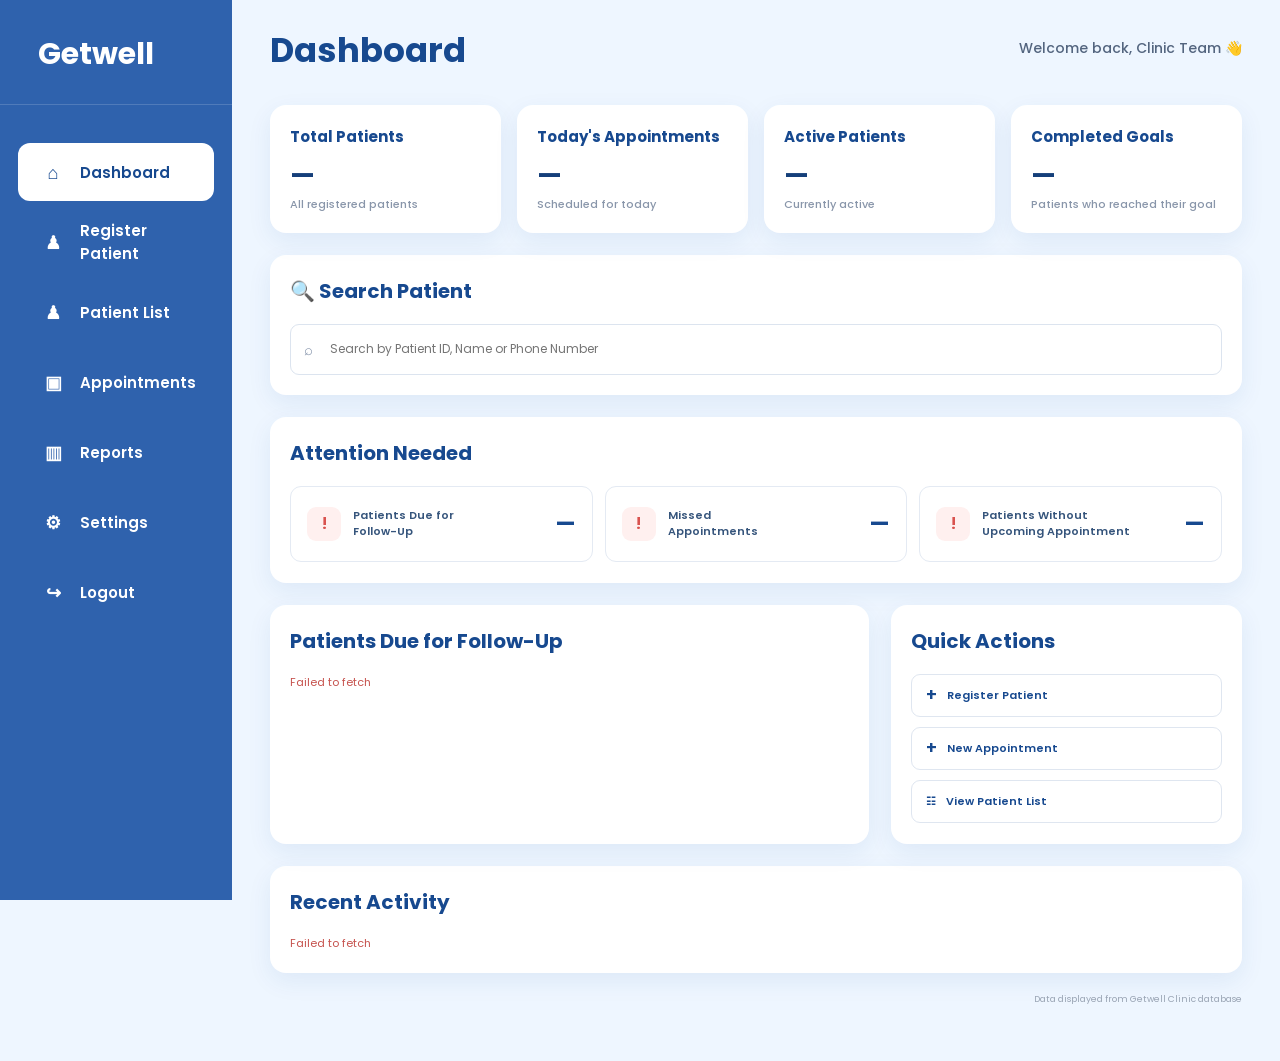
<file: admin-dashboard.html>
<!DOCTYPE html>
<html lang="en">
<head>
<meta charset="UTF-8">
<meta name="viewport" content="width=device-width, initial-scale=1.0">
<title>Getwell | Dashboard</title>

<link rel="preconnect" href="https://fonts.googleapis.com">
<link rel="preconnect" href="https://fonts.gstatic.com" crossorigin>
<link href="https://fonts.googleapis.com/css2?family=Poppins:wght@400;500;600;700&display=swap" rel="stylesheet">

<style>
*{
    margin:0;
    padding:0;
    box-sizing:border-box;
    font-family:"Poppins",sans-serif;
}

:root{
    --blue:#2f62ad;
    --blue-dark:#1f4f96;
    --blue-text:#17498f;
    --bg:#eef6ff;
    --soft:#f4f7fc;
    --border:#e4eaf3;
    --text:#173f78;
    --muted:#6f7f99;
    --green:#18a66a;
    --green-bg:#e4f7ef;
    --red:#d9534f;
    --red-bg:#fff0ef;
    --shadow:0 8px 24px rgba(31,79,150,.08);
}

body{
    min-height:100vh;
    background:var(--bg);
    color:var(--text);
}

.sidebar{
    position:fixed;
    left:0;
    top:0;
    bottom:0;
    width:232px;
    background:#2f62ad;
    color:#fff;
    z-index:20;
}

.brand{
    height:105px;
    padding:32px 38px;
    font-size:30px;
    font-weight:700;
    border-bottom:1px solid rgba(255,255,255,.16);
}

.nav{
    padding:38px 18px;
}

.nav a{
    display:flex;
    align-items:center;
    gap:17px;
    height:58px;
    padding:0 25px;
    margin-bottom:12px;
    border-radius:12px;
    color:#fff;
    text-decoration:none;
    font-size:15px;
    font-weight:600;
    transition:.15s ease;
}

.nav a:hover{
    background:rgba(255,255,255,.10);
}

.nav a.active{
    background:#fff;
    color:var(--blue-text);
}

.nav-icon{
    width:20px;
    text-align:center;
    font-size:18px;
    flex:none;
}

.main{
    margin-left:232px;
    min-height:100vh;
    padding:30px 38px 55px;
}

.page-header{
    display:flex;
    justify-content:space-between;
    align-items:flex-start;
    margin-bottom:34px;
}

.page-title{
    font-size:34px;
    line-height:1.2;
    font-weight:700;
    color:var(--blue-text);
}

.welcome{
    padding-top:8px;
    color:#53657f;
    font-size:14px;
    font-weight:500;
}

/* SUMMARY */
.summary-grid{
    display:grid;
    grid-template-columns:repeat(4,1fr);
    gap:16px;
    margin-bottom:22px;
}

.summary-card{
    background:#fff;
    border-radius:16px;
    padding:20px;
    min-height:111px;
    box-shadow:var(--shadow);
}

.summary-label{
    color:var(--blue-text);
    font-size:15px;
    font-weight:700;
    margin-bottom:13px;
}

.summary-value{
    color:#153f7a;
    font-size:27px;
    line-height:1;
    font-weight:700;
}

.summary-sub{
    margin-top:8px;
    color:#8996aa;
    font-size:11px;
    font-weight:500;
}

/* SEARCH */
.card{
    background:#fff;
    border-radius:16px;
    box-shadow:var(--shadow);
}

.search-card{
    padding:21px 20px 20px;
    margin-bottom:22px;
}

.section-title{
    color:var(--blue-text);
    font-size:20px;
    font-weight:700;
    margin-bottom:18px;
}

.search-wrap{
    position:relative;
}

.search-icon{
    position:absolute;
    left:14px;
    top:50%;
    transform:translateY(-50%);
    color:#8190a8;
    font-size:15px;
}

.search-input{
    width:100%;
    height:51px;
    border:1px solid #dce4ef;
    border-radius:9px;
    outline:none;
    padding:0 16px 0 39px;
    color:#345071;
    font-size:12px;
    background:#fff;
}

.search-input:focus{
    border-color:#7ea4dd;
    box-shadow:0 0 0 3px rgba(47,98,173,.08);
}

.search-results{
    display:none;
    margin-top:8px;
    border:1px solid var(--border);
    border-radius:10px;
    overflow:hidden;
}

.search-result{
    display:flex;
    align-items:center;
    justify-content:space-between;
    padding:13px 15px;
    border-bottom:1px solid var(--border);
    text-decoration:none;
    color:inherit;
    background:#fff;
}

.search-result:last-child{
    border-bottom:none;
}

.search-result:hover{
    background:#f7faff;
}

.result-name{
    color:var(--blue-text);
    font-size:12px;
    font-weight:700;
}

.result-meta{
    color:#8794a8;
    font-size:10px;
    margin-top:3px;
}

.result-status{
    font-size:10px;
    font-weight:600;
    padding:5px 9px;
    border-radius:20px;
    background:var(--green-bg);
    color:var(--green);
}

/* ATTENTION */
.attention-card{
    padding:21px 20px;
    margin-bottom:22px;
}

.attention-grid{
    display:grid;
    grid-template-columns:repeat(3,1fr);
    gap:12px;
}

.attention-item{
    display:flex;
    align-items:center;
    justify-content:space-between;
    min-height:76px;
    padding:14px 16px;
    border:1px solid var(--border);
    border-radius:11px;
    background:#fff;
}

.attention-left{
    display:flex;
    align-items:center;
    gap:12px;
}

.alert-icon{
    width:34px;
    height:34px;
    display:flex;
    align-items:center;
    justify-content:center;
    border-radius:9px;
    background:var(--red-bg);
    color:var(--red);
    font-size:15px;
    font-weight:700;
}

.attention-label{
    color:#36557c;
    font-size:11px;
    font-weight:600;
    line-height:1.4;
}

.attention-count{
    color:var(--blue-text);
    font-size:22px;
    font-weight:700;
}

/* LOWER */
.lower-grid{
    display:grid;
    grid-template-columns:1.45fr .85fr;
    gap:22px;
    margin-bottom:22px;
}

.followup-card,
.actions-card,
.activity-card{
    padding:21px 20px;
}

.patient-row{
    display:flex;
    align-items:center;
    justify-content:space-between;
    padding:13px 0;
    border-bottom:1px solid var(--border);
}

.patient-row:last-child{
    border-bottom:none;
}

.patient-name{
    color:#244a7e;
    font-size:12px;
    font-weight:700;
}

.patient-meta{
    color:#8794a8;
    font-size:10px;
    margin-top:3px;
}

.view-link{
    color:#315fa9;
    font-size:10px;
    font-weight:600;
    text-decoration:none;
}

.view-link:hover{
    text-decoration:underline;
}

.empty{
    padding:18px 0 8px;
    color:#8a96a8;
    font-size:11px;
}

/* ACTIONS */
.action-list{
    display:flex;
    flex-direction:column;
    gap:10px;
}

.action-btn{
    display:flex;
    align-items:center;
    justify-content:flex-start;
    gap:10px;
    width:100%;
    min-height:43px;
    padding:0 14px;
    border:1px solid #dfe6f0;
    border-radius:9px;
    background:#fff;
    color:var(--blue-text);
    font-size:11px;
    font-weight:600;
    text-decoration:none;
    cursor:pointer;
}

.action-btn:hover{
    background:#f5f8fd;
}

.action-plus{
    font-size:17px;
    line-height:1;
}

/* ACTIVITY */
.activity-card{
    margin-bottom:20px;
}

.activity-row{
    display:flex;
    align-items:center;
    gap:12px;
    min-height:49px;
    border-bottom:1px solid var(--border);
}

.activity-row:last-child{
    border-bottom:none;
}

.activity-dot{
    width:7px;
    height:7px;
    border-radius:50%;
    background:#315fa9;
    flex:none;
}

.activity-text{
    color:#52657f;
    font-size:11px;
    line-height:1.5;
}

.activity-time{
    color:#8996aa;
    font-size:10px;
}

/* LOADING / ERROR */
.loading{
    color:#8794a8;
    font-size:11px;
}

.error{
    color:#c6534e;
    font-size:11px;
}

.footer-note{
    text-align:right;
    color:#99a4b4;
    font-size:9px;
}

/* RESPONSIVE */
@media(max-width:1100px){
    .summary-grid{
        grid-template-columns:repeat(2,1fr);
    }

    .attention-grid{
        grid-template-columns:1fr;
    }
}

@media(max-width:800px){
    .sidebar{
        width:205px;
    }

    .main{
        margin-left:205px;
        padding:25px;
    }

    .lower-grid{
        grid-template-columns:1fr;
    }
}

@media(max-width:650px){
    .sidebar{
        position:relative;
        width:100%;
        min-height:auto;
    }

    .brand{
        height:75px;
        padding:22px 25px;
        font-size:25px;
    }

    .nav{
        padding:15px;
        display:grid;
        grid-template-columns:repeat(2,1fr);
        gap:8px;
    }

    .nav a{
        margin:0;
        padding:0 15px;
    }

    .main{
        margin-left:0;
        padding:20px;
    }

    .summary-grid{
        grid-template-columns:1fr;
    }

    .page-header{
        gap:15px;
        flex-direction:column;
    }
}
</style>
</head>

<body>

<aside class="sidebar">
    <div class="brand">Getwell</div>

    <nav class="nav">
        <a href="dashboard.html" class="active">
            <span class="nav-icon">⌂</span>
            <span>Dashboard</span>
        </a>

        <a href="register-patient.html">
            <span class="nav-icon">♟</span>
            <span>Register Patient</span>
        </a>

        <a href="patient-list.html">
            <span class="nav-icon">♟</span>
            <span>Patient List</span>
        </a>

        <a href="appointments.html">
            <span class="nav-icon">▣</span>
            <span>Appointments</span>
        </a>

        <a href="reports.html">
            <span class="nav-icon">▥</span>
            <span>Reports</span>
        </a>

        <a href="settings.html">
            <span class="nav-icon">⚙</span>
            <span>Settings</span>
        </a>

        <a href="#" id="logoutLink">
            <span class="nav-icon">↪</span>
            <span>Logout</span>
        </a>
    </nav>
</aside>

<main class="main">

    <header class="page-header">
        <div>
            <h1 class="page-title">Dashboard</h1>
        </div>

        <div class="welcome">
            Welcome back, Clinic Team 👋
        </div>
    </header>

    <!-- SUMMARY -->
    <section class="summary-grid">

        <div class="summary-card">
            <div class="summary-label">Total Patients</div>
            <div class="summary-value" id="totalPatients">—</div>
            <div class="summary-sub">All registered patients</div>
        </div>

        <div class="summary-card">
            <div class="summary-label">Today's Appointments</div>
            <div class="summary-value" id="todayAppointments">—</div>
            <div class="summary-sub">Scheduled for today</div>
        </div>

        <div class="summary-card">
            <div class="summary-label">Active Patients</div>
            <div class="summary-value" id="activePatients">—</div>
            <div class="summary-sub">Currently active</div>
        </div>

        <div class="summary-card">
            <div class="summary-label">Completed Goals</div>
            <div class="summary-value" id="completedGoals">—</div>
            <div class="summary-sub">Patients who reached their goal</div>
        </div>

    </section>

    <!-- SEARCH -->
    <section class="card search-card">
        <h2 class="section-title">🔍 Search Patient</h2>

        <div class="search-wrap">
            <span class="search-icon">⌕</span>
            <input
                id="patientSearch"
                class="search-input"
                type="text"
                autocomplete="off"
                placeholder="Search by Patient ID, Name or Phone Number"
            >
        </div>

        <div id="searchResults" class="search-results"></div>
    </section>

    <!-- ATTENTION -->
    <section class="card attention-card">
        <h2 class="section-title">Attention Needed</h2>

        <div class="attention-grid">

            <div class="attention-item">
                <div class="attention-left">
                    <div class="alert-icon">!</div>
                    <div class="attention-label">
                        Patients Due for<br>Follow-Up
                    </div>
                </div>
                <div class="attention-count" id="followUpCount">—</div>
            </div>

            <div class="attention-item">
                <div class="attention-left">
                    <div class="alert-icon">!</div>
                    <div class="attention-label">
                        Missed<br>Appointments
                    </div>
                </div>
                <div class="attention-count" id="missedCount">—</div>
            </div>

            <div class="attention-item">
                <div class="attention-left">
                    <div class="alert-icon">!</div>
                    <div class="attention-label">
                        Patients Without<br>Upcoming Appointment
                    </div>
                </div>
                <div class="attention-count" id="noUpcomingCount">—</div>
            </div>

        </div>
    </section>

    <!-- FOLLOW UP + QUICK ACTIONS -->
    <section class="lower-grid">

        <div class="card followup-card">
            <h2 class="section-title">Patients Due for Follow-Up</h2>
            <div id="followUpList">
                <div class="loading">Loading...</div>
            </div>
        </div>

        <div class="card actions-card">
            <h2 class="section-title">Quick Actions</h2>

            <div class="action-list">
                <a class="action-btn" href="register-patient.html">
                    <span class="action-plus">+</span>
                    <span>Register Patient</span>
                </a>

                <a class="action-btn" href="appointments.html">
                    <span class="action-plus">+</span>
                    <span>New Appointment</span>
                </a>

                <a class="action-btn" href="patient-list.html">
                    <span>☷</span>
                    <span>View Patient List</span>
                </a>
            </div>
        </div>

    </section>

    <!-- RECENT ACTIVITY -->
    <section class="card activity-card">
        <h2 class="section-title">Recent Activity</h2>
        <div id="activityList">
            <div class="loading">Loading...</div>
        </div>
    </section>

    <div class="footer-note">
        Data displayed from Getwell Clinic database
    </div>

</main>

<script>
/*
=========================================================
GETWELL DASHBOARD
=========================================================
GOOGLE SHEETS IS THE SOURCE OF TRUTH.

This page:
- READS dashboard data from Code.gs
- READS patient data from Code.gs
- DOES NOT use localStorage/sessionStorage as a database
- DOES NOT hard-code patient/appointment/activity data
- Refreshing the page retrieves current data again
=========================================================
*/

const API_URL =
    "https://script.google.com/macros/s/AKfycbyJIDxDIkvfzfZCfwEoZOXEgq_2v2vc1ALl7VXcpIgZQr05IRmi6pljF34_swBikYUy4w/exec";

let patients = [];

/* ---------- API ---------- */

async function apiGet(action, params = {}) {
    const url = new URL(API_URL);

    url.searchParams.set("action", action);

    Object.entries(params).forEach(([key, value]) => {
        if (value !== undefined && value !== null && value !== "") {
            url.searchParams.set(key, value);
        }
    });

    const response = await fetch(url.toString(), {
        method: "GET",
        cache: "no-store"
    });

    if (!response.ok) {
        throw new Error("Unable to connect to the database.");
    }

    const data = await response.json();

    if (data.ok === false) {
        throw new Error(data.error || "Backend request failed.");
    }

    return data;
}

/* ---------- HELPERS ---------- */

function firstValue(obj, keys, fallback = "") {
    if (!obj) return fallback;

    for (const key of keys) {
        if (
            obj[key] !== undefined &&
            obj[key] !== null &&
            String(obj[key]).trim() !== ""
        ) {
            return obj[key];
        }
    }

    return fallback;
}

function asArray(value) {
    if (Array.isArray(value)) return value;
    return [];
}

function escapeHtml(value) {
    return String(value ?? "")
        .replaceAll("&", "&amp;")
        .replaceAll("<", "&lt;")
        .replaceAll(">", "&gt;")
        .replaceAll('"', "&quot;")
        .replaceAll("'", "&#039;");
}

function formatDateTime(value) {
    if (!value) return "";

    const date = new Date(value);

    if (Number.isNaN(date.getTime())) {
        return String(value);
    }

    return date.toLocaleString("en-MY", {
        day: "2-digit",
        month: "short",
        year: "numeric",
        hour: "2-digit",
        minute: "2-digit",
        hour12: true
    });
}

/* ---------- DASHBOARD ---------- */

async function loadDashboard() {
    try {
        const response = await apiGet("getDashboard");
        const data = response.data || {};

        document.getElementById("totalPatients").textContent =
            data.totalPatients ?? 0;

        document.getElementById("todayAppointments").textContent =
            data.todayAppointments ?? 0;

        document.getElementById("activePatients").textContent =
            data.activePatients ?? 0;

        document.getElementById("completedGoals").textContent =
            data.completedGoals ?? 0;

        const attention = data.attention || {};

        document.getElementById("followUpCount").textContent =
            attention.followUp ?? 0;

        document.getElementById("missedCount").textContent =
            attention.missedAppointments ?? 0;

        document.getElementById("noUpcomingCount").textContent =
            attention.withoutUpcomingAppointment ?? 0;

        renderFollowUps(
            Array.isArray(data.followUpPatients)
                ? data.followUpPatients
                : []
        );

        renderActivity(
            Array.isArray(data.recentActivity)
                ? data.recentActivity
                : []
        );

    } catch (error) {
        console.error("Dashboard error:", error);

        [
            "totalPatients",
            "todayAppointments",
            "activePatients",
            "completedGoals",
            "followUpCount",
            "missedCount",
            "noUpcomingCount"
        ].forEach(id => {
            const el = document.getElementById(id);
            if (el) el.textContent = "—";
        });

        const followUp = document.getElementById("followUpList");
        if (followUp) {
            followUp.innerHTML =
                `<div class="error">${escapeHtml(error.message)}</div>`;
        }

        const activity = document.getElementById("activityList");
        if (activity) {
            activity.innerHTML =
                `<div class="error">${escapeHtml(error.message)}</div>`;
        }
    }
}

/* ---------- FOLLOW UP ---------- */

function renderFollowUps(list) {
    const container = document.getElementById("followUpList");

    if (!list.length) {
        container.innerHTML =
            `<div class="empty">No patients currently require follow-up.</div>`;
        return;
    }

    const limited = list.slice(0, 5);

    container.innerHTML = limited.map(item => {
        const patientId = firstValue(
            item,
            ["patient_id", "patientId", "id"],
            ""
        );

        const name = firstValue(
            item,
            ["full_name", "fullName", "name"],
            patientId || "Patient"
        );

        const lastVisit = firstValue(
            item,
            ["last_visit", "lastVisit"],
            "No recent visit"
        );

        return `
            <div class="patient-row">
                <div>
                    <div class="patient-name">
                        ${escapeHtml(name)}
                    </div>
                    <div class="patient-meta">
                        ${escapeHtml(patientId)}
                        ${patientId && lastVisit ? " • " : ""}
                        ${escapeHtml(lastVisit)}
                    </div>
                </div>

                ${
                    patientId
                    ? `<a class="view-link"
                          href="patient-details.html?id=${encodeURIComponent(patientId)}">
                          View Patient →
                       </a>`
                    : ""
                }
            </div>
        `;
    }).join("");
}

/* ---------- ACTIVITY ---------- */

function renderActivity(list) {
    const container = document.getElementById("activityList");

    if (!list.length) {
        container.innerHTML =
            `<div class="empty">No recent activity.</div>`;
        return;
    }

    const limited = list.slice(0, 6);

    container.innerHTML = limited.map(item => {
        const timestamp = firstValue(
            item,
            ["timestamp", "date", "created_at"],
            ""
        );

        const module = firstValue(
            item,
            ["module"],
            ""
        );

        const action = firstValue(
            item,
            ["action", "description"],
            "Activity recorded"
        );

        const reference = firstValue(
            item,
            ["reference_id", "referenceId"],
            ""
        );

        const text = [
            action,
            reference ? reference : "",
            module ? `(${module})` : ""
        ].filter(Boolean).join(" ");

        return `
            <div class="activity-row">
                <span class="activity-dot"></span>
                <div class="activity-text">
                    ${escapeHtml(text)}
                    ${
                        timestamp
                        ? `<span class="activity-time">
                            • ${escapeHtml(formatDateTime(timestamp))}
                           </span>`
                        : ""
                    }
                </div>
            </div>
        `;
    }).join("");
}

/* ---------- PATIENT SEARCH ---------- */

async function loadPatientsForSearch() {
    try {
        const data = await apiGet("getPatients");

        patients =
            asArray(firstValue(
                data,
                ["patients", "data"],
                []
            ));

    } catch (error) {
        console.error("Patient search loading error:", error);
        patients = [];
    }
}

function renderSearchResults(query) {
    const box = document.getElementById("searchResults");

    if (!query.trim()) {
        box.style.display = "none";
        box.innerHTML = "";
        return;
    }

    const q = query.toLowerCase().trim();

    const matches = patients.filter(patient => {
        const id = String(firstValue(
            patient,
            ["patient_id", "patientId", "id"],
            ""
        )).toLowerCase();

        const name = String(firstValue(
            patient,
            ["full_name", "fullName", "name"],
            ""
        )).toLowerCase();

        const phone = String(firstValue(
            patient,
            ["phone"],
            ""
        )).toLowerCase();

        return (
            id.includes(q) ||
            name.includes(q) ||
            phone.includes(q)
        );
    }).slice(0, 6);

    box.style.display = "block";

    if (!matches.length) {
        box.innerHTML =
            `<div class="empty" style="padding:14px 15px;">
                No matching patient found.
             </div>`;
        return;
    }

    box.innerHTML = matches.map(patient => {
        const id = firstValue(
            patient,
            ["patient_id", "patientId", "id"],
            ""
        );

        const name = firstValue(
            patient,
            ["full_name", "fullName", "name"],
            id
        );

        const phone = firstValue(
            patient,
            ["phone"],
            ""
        );

        const status = firstValue(
            patient,
            ["status"],
            "Active"
        );

        return `
            <a class="search-result"
               href="patient-details.html?id=${encodeURIComponent(id)}">

                <div>
                    <div class="result-name">
                        ${escapeHtml(name)}
                    </div>

                    <div class="result-meta">
                        ${escapeHtml(id)}
                        ${phone ? " • " + escapeHtml(phone) : ""}
                    </div>
                </div>

                <span class="result-status">
                    ${escapeHtml(status)}
                </span>
            </a>
        `;
    }).join("");
}

/* ---------- EVENTS ---------- */

document.getElementById("patientSearch").addEventListener(
    "input",
    event => renderSearchResults(event.target.value)
);

document.addEventListener("click", event => {
    const searchCard = document.querySelector(".search-card");
    const results = document.getElementById("searchResults");

    if (
        !searchCard.contains(event.target) &&
        results.style.display === "block"
    ) {
        results.style.display = "none";
    }
});

document.getElementById("logoutLink").addEventListener(
    "click",
    event => {
        event.preventDefault();

        /*
         Logout should be connected to your existing authentication
         system when the rest of the admin authentication flow is
         finalized. No localStorage/sessionStorage is used here.
        */

        window.location.href = "index.html";
    }
);

/* ---------- START ---------- */

(async function initDashboard() {
    await Promise.all([
        loadDashboard(),
        loadPatientsForSearch()
    ]);
})();
</script>

</body>
</html>
</file>
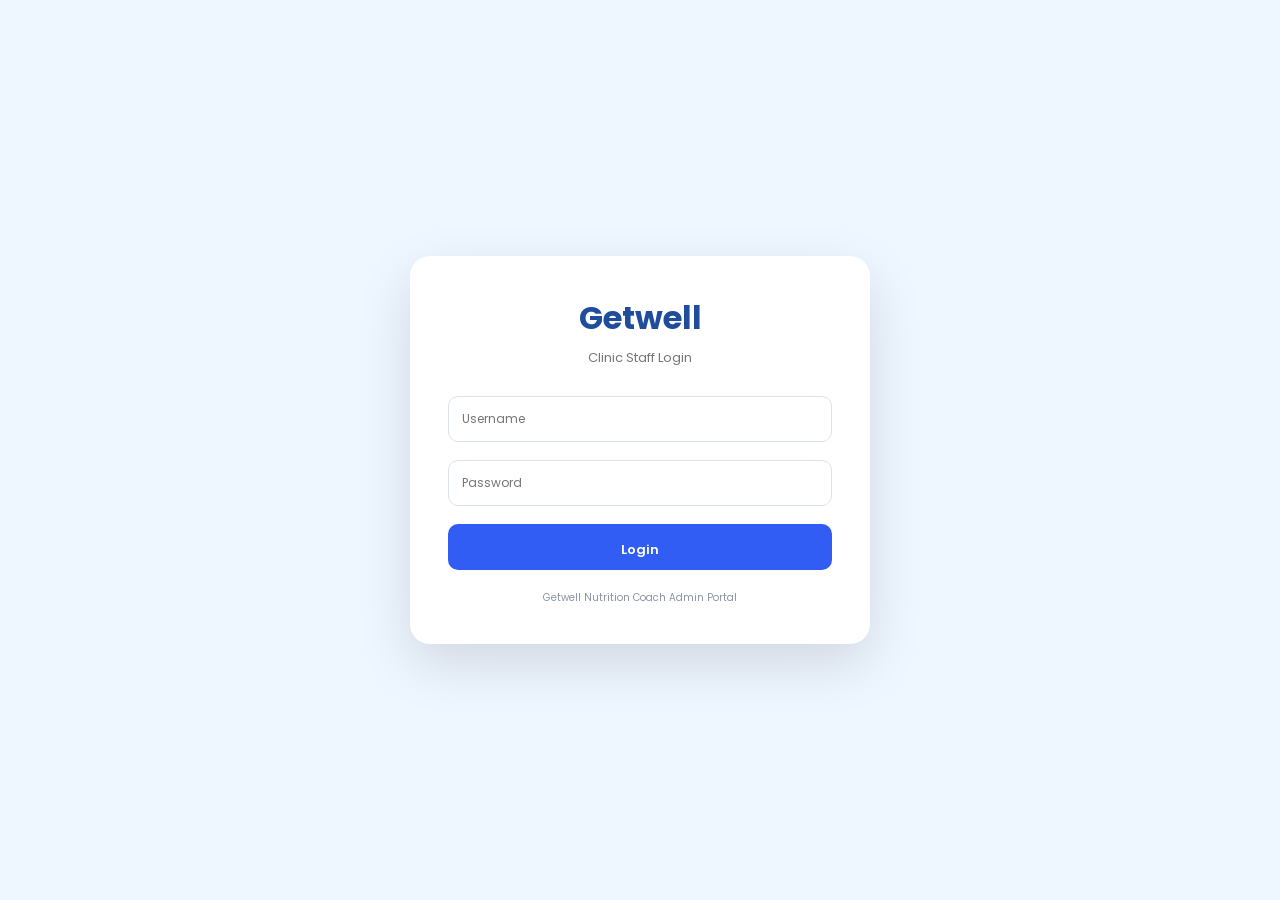
<file: admin-login.html>
<!DOCTYPE html>
<html lang="en">
<head>

<meta charset="UTF-8">
<meta name="viewport" content="width=device-width, initial-scale=1.0">

<title>Getwell Admin Login</title>

<link href="https://fonts.googleapis.com/css2?family=Poppins:wght@400;500;600;700&display=swap" rel="stylesheet">

<style>

*{
margin:0;
padding:0;
box-sizing:border-box;
font-family:Poppins,sans-serif;
}

body{

background:#eef6ff;
display:flex;
justify-content:center;
align-items:center;
height:100vh;

}

.card{

width:420px;
background:white;
padding:40px;
border-radius:25px;
box-shadow:0 15px 40px rgba(0,0,0,.08);

}

.logo{

font-size:34px;
font-weight:700;
color:#204c9c;
text-align:center;

}

.subtitle{

text-align:center;
margin-top:8px;
margin-bottom:35px;
color:#666;

}

input{

width:100%;
padding:16px;
margin-bottom:18px;
border:1px solid #ddd;
border-radius:15px;
font-size:15px;

}

button{

width:100%;
padding:16px;
border:none;
border-radius:15px;
background:#2d5cff;
color:white;
font-size:16px;
font-weight:600;
cursor:pointer;

}

button:hover{

background:#204c9c;

}

.footer{

text-align:center;
margin-top:25px;
font-size:13px;
color:#888;

}


.login-page{min-height:100vh;display:flex;align-items:center;justify-content:center;padding:30px}
.card{width:min(460px,100%);background:#fff;padding:38px;border-radius:20px;box-shadow:0 20px 55px rgba(0,0,0,.12)}
.logo{text-align:center;color:#204c9c;font-size:32px;font-weight:700}
.subtitle{text-align:center;color:#777;font-size:13px;margin:6px 0 28px}
input{height:46px;padding:0 13px;border:1px solid #dce2eb;border-radius:10px;font-size:12px}
button{height:46px;border-radius:10px;background:#315df4;font-size:13px}
.footer{font-size:10px;color:#8a94a3;margin-top:20px}
</style>

<script src="api.js"></script>
</head>

<body>
<div class="login-page">
<div class="card">

<div class="logo">
Getwell
</div>

<div class="subtitle">
Clinic Staff Login
</div>

<input
type="text"
id="username"
placeholder="Username">

<input
type="password"
id="password"
placeholder="Password">

<button id="loginBtn">

Login

</button>

<div class="footer">

Getwell Nutrition Coach Admin Portal

</div>

</div></div>
  <script>

document.getElementById("loginBtn").addEventListener("click", function(){

const username = document.getElementById("username").value;
const password = document.getElementById("password").value;

if(username === "admin" && password === "123456"){

    window.location.href = "admin-dashboard.html";

}else{

    alert("Invalid Username or Password");

}

});

</script>
  
</body>
</html>
</file>
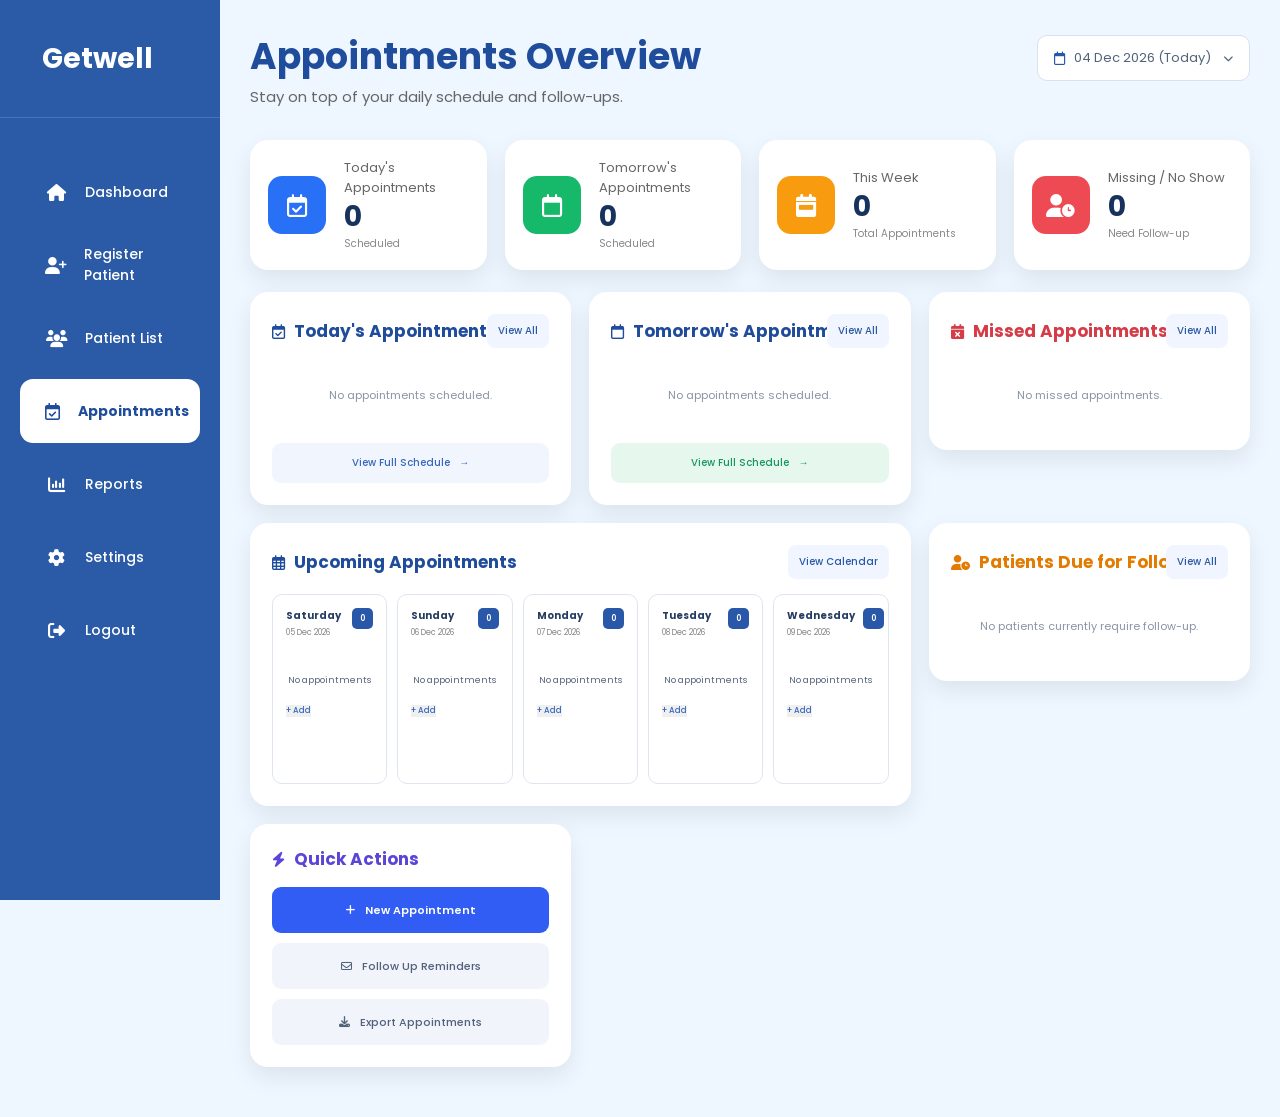
<file: appointments.html>
<!DOCTYPE html>
<html lang="en">

<head>

<meta charset="UTF-8">
<meta name="viewport" content="width=device-width, initial-scale=1.0">

<title>Appointments - Getwell</title>

<link rel="preconnect" href="https://fonts.googleapis.com">
<link rel="preconnect" href="https://fonts.gstatic.com" crossorigin>

<link
    href="https://fonts.googleapis.com/css2?family=Poppins:wght@400;500;600;700&display=swap"
    rel="stylesheet"
>

<link
    rel="stylesheet"
    href="https://cdnjs.cloudflare.com/ajax/libs/font-awesome/6.5.2/css/all.min.css"
>

<style>

/* =========================================================
   RESET
========================================================= */

*{
    margin:0;
    padding:0;
    box-sizing:border-box;
}

html{
    font-size:16px;
}

body{
    margin:0;
    min-height:100vh;

    background:#eef6ff;
    color:#17325c;

    font-family:"Poppins",sans-serif;
    font-weight:400;
}


/* =========================================================
   SIDEBAR
========================================================= */

.sidebar{
    position:fixed;
    top:0;
    left:0;

    width:258px;
    height:100vh;

    background:#2b5ba6;
    color:white;

    z-index:100;
}

.logo{
    height:118px;

    display:flex;
    align-items:center;

    padding-left:42px;

    border-bottom:1px solid rgba(255,255,255,.15);

    font-family:"Poppins",sans-serif;
    font-size:32px;
    font-weight:700;
}

.nav{
    padding:42px 20px;
}

.nav a{
    width:100%;
    height:64px;

    display:flex;
    align-items:center;

    gap:18px;

    padding:0 25px;

    margin-bottom:9px;

    border-radius:13px;

    color:white;
    text-decoration:none;

    font-family:"Poppins",sans-serif;
    font-size:16px;
    font-weight:500;
}

.nav a:hover{
    background:rgba(255,255,255,.10);
}

.nav a.active{
    background:white;
    color:#204c9c;

    font-weight:700;
}

.nav-icon{
    width:22px;

    display:flex;
    align-items:center;
    justify-content:center;

    font-size:17px;
}


/* =========================================================
   MAIN
========================================================= */

.main{
    margin-left:258px;

    width:calc(100% - 258px);

    min-height:100vh;

    padding:42px 42px 55px;
}


/* =========================================================
   HEADER
========================================================= */

.page-header{
    display:flex;
    justify-content:space-between;
    align-items:flex-start;

    margin-bottom:32px;
}

.page-title h1{
    color:#204c9c;

    font-family:"Poppins",sans-serif;
    font-size:36px;
    line-height:1.2;

    font-weight:700;

    margin-bottom:7px;
}

.page-title p{
    color:#666;

    font-family:"Poppins",sans-serif;
    font-size:15px;

    font-weight:400;
}

.date-selector{
    display:flex;
    align-items:center;

    gap:9px;

    background:white;

    border:1px solid #d9e1ec;

    border-radius:10px;

    padding:12px 16px;

    color:#52627a;

    font-family:"Poppins",sans-serif;
    font-size:13px;
    font-weight:400;

    white-space:nowrap;
}

.date-selector .calendar-icon{
    color:#2458aa;
}

.date-selector .arrow{
    font-size:10px;
    margin-left:3px;
}


/* =========================================================
   SUMMARY CARDS
========================================================= */

.summary-grid{
    display:grid;

    grid-template-columns:repeat(4,minmax(0,1fr));

    gap:18px;

    margin-bottom:22px;
}

.summary-card{
    min-height:125px;

    display:flex;
    align-items:center;

    gap:18px;

    padding:23px;

    background:white;

    border-radius:18px;

    box-shadow:0 10px 25px rgba(0,0,0,.08);

    min-width:0;
}

.summary-icon{
    width:58px;
    height:58px;

    flex:0 0 58px;

    display:flex;
    align-items:center;
    justify-content:center;

    border-radius:14px;

    color:white;

    font-size:23px;
}

.summary-blue{
    background:#2870f5;
}

.summary-green{
    background:#16b86a;
}

.summary-orange{
    background:#f89b0f;
}

.summary-red{
    background:#ed4a54;
}

.summary-label{
    color:#666;

    font-size:13px;

    font-weight:400;

    margin-bottom:3px;
}

.summary-number{
    color:#17325c;

    font-size:28px;

    line-height:1.15;

    font-weight:700;

    margin-bottom:3px;
}

.summary-sub{
    color:#888;

    font-size:10px;

    font-weight:400;
}


/* =========================================================
   DASHBOARD GRID
========================================================= */

.dashboard-grid{
    display:grid;

    grid-template-columns:
        minmax(0,1fr)
        minmax(0,1fr)
        minmax(0,1fr);

    gap:18px;

    align-items:start;
}


/* =========================================================
   CARD
========================================================= */

.card{
    background:white;

    border-radius:18px;

    padding:22px;

    box-shadow:0 10px 25px rgba(0,0,0,.08);

    min-width:0;
}

.card-header{
    width:100%;

    display:flex;
    align-items:center;
    justify-content:space-between;

    gap:12px;

    margin-bottom:15px;
}

.card-title{
    min-width:0;

    display:flex;
    align-items:center;

    gap:9px;

    color:#204c9c;

    font-family:"Poppins",sans-serif;
    font-size:17px;

    font-weight:700;

    white-space:nowrap;
}

.card-title i{
    flex:0 0 auto;

    font-size:15px;
}

.card-button{
    flex:0 0 auto;

    min-width:60px;

    height:34px;

    border:none;

    background:#f0f5ff;

    color:#2858a3;

    border-radius:8px;

    padding:0 11px;

    font-family:"Poppins",sans-serif;
    font-size:10px;

    font-weight:500;

    cursor:pointer;
}

.card-button:hover{
    background:#e5eefc;
}


/* =========================================================
   APPOINTMENT ROW
========================================================= */

.appointment-item{
    width:100%;

    display:grid;

    /*
       TIME | PATIENT | DOCTOR | STATUS

       Fixed small columns for time/doctor/status.
       Middle patient column gets remaining space.
    */
    grid-template-columns:
        68px
        minmax(0,1fr)
        64px
        78px;

    align-items:center;

    column-gap:10px;

    min-height:72px;

    border-bottom:1px solid #eeeeee;
}

.appointment-item:last-of-type{
    border-bottom:none;
}

.appointment-time{
    min-width:0;

    color:#2458aa;

    font-family:"Poppins",sans-serif;
    font-size:10px;

    font-weight:600;

    white-space:nowrap;
}

.appointment-details{
    min-width:0;

    overflow:hidden;
}

.appointment-patient{
    color:#17325c;

    font-family:"Poppins",sans-serif;
    font-size:13px;

    font-weight:700;

    white-space:nowrap;
    overflow:hidden;
    text-overflow:ellipsis;
}

.appointment-type{
    color:#777;

    font-family:"Poppins",sans-serif;
    font-size:9px;

    font-weight:400;

    margin-top:3px;

    white-space:nowrap;
    overflow:hidden;
    text-overflow:ellipsis;
}

.appointment-doctor{
    min-width:0;

    color:#666;

    font-family:"Poppins",sans-serif;
    font-size:9px;

    font-weight:400;

    white-space:nowrap;
    overflow:hidden;
    text-overflow:ellipsis;

    text-align:left;
}

.status{
    width:100%;

    display:flex;
    align-items:center;
    justify-content:center;

    padding:7px 6px;

    border-radius:10px;

    font-family:"Poppins",sans-serif;
    font-size:9px;

    font-weight:500;

    white-space:nowrap;
}

.status-scheduled{
    background:#e5f9ee;
    color:#09975b;
}

.status-completed{
    background:#e8f0ff;
    color:#2466cf;
}

.status-no-show{
    background:#ffe8eb;
    color:#d73542;
}


/* =========================================================
   CARD FOOTER
========================================================= */

.card-footer{
    width:100%;

    margin-top:15px;

    padding:12px;

    border-radius:9px;

    background:#f1f5fd;

    color:#3567bc;

    text-align:center;

    font-family:"Poppins",sans-serif;
    font-size:10px;

    font-weight:500;

    cursor:pointer;
}

.card-footer.green{
    background:#e6f8ee;
    color:#15965c;
}


/* =========================================================
   MISSED APPOINTMENTS
========================================================= */

.missed-card .card-title{
    color:#d63c48;
}

.missed-card .card-title i{
    color:#d63c48;
}

.missed-item{
    min-height:70px;

    display:flex;
    align-items:center;
    justify-content:space-between;

    gap:15px;

    border-bottom:1px solid #eeeeee;
}

.missed-item:last-child{
    border-bottom:none;
}

.missed-details{
    min-width:0;
}

.missed-name{
    color:#17325c;

    font-family:"Poppins",sans-serif;
    font-size:12px;

    font-weight:700;

    white-space:nowrap;
    overflow:hidden;
    text-overflow:ellipsis;
}

.missed-date{
    color:#888;

    font-family:"Poppins",sans-serif;
    font-size:9px;

    font-weight:400;

    margin-top:3px;
}

.no-show{
    flex:0 0 auto;

    background:#ffe7ea;

    color:#d73542;

    padding:7px 11px;

    border-radius:8px;

    font-family:"Poppins",sans-serif;
    font-size:9px;

    font-weight:500;

    white-space:nowrap;
}


/* =========================================================
   UPCOMING
========================================================= */

.upcoming-card{
    grid-column:span 2;
}

.upcoming-days{
    display:grid;

    grid-template-columns:
        repeat(5,minmax(0,1fr));

    gap:10px;
}

.day-card{
    min-width:0;

    min-height:155px;

    padding:13px;

    border:1px solid #dfe5ee;

    border-radius:10px;
}

.day-header{
    display:flex;
    justify-content:space-between;
    align-items:flex-start;

    gap:8px;
}

.day-name{
    color:#263d62;

    font-family:"Poppins",sans-serif;
    font-size:10px;

    font-weight:700;

    white-space:nowrap;
}

.day-date{
    color:#888;

    font-family:"Poppins",sans-serif;
    font-size:8px;

    font-weight:400;

    margin-top:3px;

    white-space:nowrap;
}

.day-count{
    min-width:21px;
    height:21px;

    flex:0 0 21px;

    display:flex;
    align-items:center;
    justify-content:center;

    background:#2858a7;

    color:white;

    border-radius:5px;

    font-family:"Poppins",sans-serif;
    font-size:8px;

    font-weight:600;
}

.day-time{
    color:#55657d;

    font-family:"Poppins",sans-serif;
    font-size:9px;

    font-weight:400;

    margin-top:12px;

    white-space:nowrap;
}

.add-time{
    color:#3567bc;

    text-align:center;

    font-family:"Poppins",sans-serif;
    font-size:8px;

    font-weight:500;

    margin-top:18px;

    cursor:pointer;
}


/* =========================================================
   FOLLOW UP
========================================================= */

.followup-card{
    grid-column:3;
}

.followup-card .card-title{
    color:#e37b00;
}

.followup-card .card-title i{
    color:#e37b00;
}

.followup-item{
    min-height:70px;

    display:flex;
    align-items:center;
    justify-content:space-between;

    gap:15px;

    border-bottom:1px solid #eeeeee;
}

.followup-item:last-child{
    border-bottom:none;
}

.followup-name{
    min-width:0;

    color:#17325c;

    font-family:"Poppins",sans-serif;
    font-size:12px;

    font-weight:700;

    white-space:nowrap;
    overflow:hidden;
    text-overflow:ellipsis;
}

.last-visit{
    flex:0 0 auto;

    color:#888;

    font-family:"Poppins",sans-serif;
    font-size:9px;

    font-weight:400;

    white-space:nowrap;
}


/* =========================================================
   QUICK ACTIONS
========================================================= */

.quick-card{
    grid-column:1;

    margin-top:0;
}

.quick-card .card-title{
    color:#5a45d8;
}

.quick-card .card-title i{
    color:#5a45d8;
}

.quick-actions{
    display:flex;
    flex-direction:column;

    gap:10px;
}

.quick-button{
    width:100%;
    height:46px;

    border:none;

    border-radius:9px;

    font-family:"Poppins",sans-serif;
    font-size:11px;

    font-weight:500;

    cursor:pointer;
}

.quick-button i{
    margin-right:7px;
}

.quick-primary{
    background:#315df4;
    color:white;

    font-weight:600;
}

.quick-secondary{
    background:#f1f4fb;
    color:#52627a;
}

.quick-button:hover{
    opacity:.9;
}



/* =========================================================
   UI INTERACTION LAYER
   ========================================================= */

.clickable-card{
    width:100%;
    border:none;
    text-align:left;
    cursor:pointer;
    font:inherit;
    color:inherit;
    transition:transform .15s ease, box-shadow .15s ease;
}
.clickable-card:hover{
    transform:translateY(-2px);
    box-shadow:0 14px 30px rgba(0,0,0,.10);
}
button.card-button,
button.quick-button,
button.card-footer,
button.add-time{
    border:0;
}
.date-selector{
    cursor:pointer;
}
.ui-overlay{
    display:none;
    position:fixed;
    inset:0;
    z-index:2000;
    background:rgba(15,31,55,.48);
    align-items:center;
    justify-content:center;
    padding:24px;
}
.ui-overlay.show{display:flex;}
.ui-panel{
    width:min(900px,96vw);
    max-height:90vh;
    overflow:auto;
    background:#fff;
    border-radius:20px;
    box-shadow:0 25px 70px rgba(0,0,0,.20);
    padding:28px;
    position:relative;
}
.ui-panel.small{width:min(520px,96vw);}
.ui-panel h2{
    color:#204c9c;
    font-family:"Poppins",sans-serif;
    font-size:24px;
    font-weight:700;
    margin:0 0 6px;
}
.ui-panel .panel-sub{
    color:#777;
    font-size:13px;
    margin-bottom:22px;
}
.ui-close{
    position:absolute;
    right:18px;
    top:14px;
    border:0;
    background:transparent;
    color:#7d8797;
    font-size:28px;
    cursor:pointer;
}
.ui-actions{
    display:flex;
    gap:10px;
    justify-content:flex-end;
    margin-top:20px;
}
.ui-btn{
    border:0;
    border-radius:10px;
    padding:11px 16px;
    font-family:"Poppins",sans-serif;
    font-size:12px;
    font-weight:600;
    cursor:pointer;
}
.ui-btn.primary{background:#315df4;color:#fff;}
.ui-btn.secondary{background:#f1f4fb;color:#31528d;}
.ui-btn.green{background:#e5f9ee;color:#098b55;}
.ui-table{
    width:100%;
    border-collapse:collapse;
    font-size:12px;
}
.ui-table th{
    background:#204c9c;
    color:#fff;
    padding:12px;
    text-align:left;
}
.ui-table td{
    padding:13px 12px;
    border-bottom:1px solid #eee;
}
.calendar-head{
    display:flex;
    align-items:center;
    justify-content:space-between;
    margin-bottom:18px;
}
.calendar-nav{
    display:flex;
    gap:8px;
}
.calendar-nav button{
    width:34px;height:34px;border:0;border-radius:8px;
    background:#f0f5ff;color:#204c9c;cursor:pointer;
}
.calendar-grid{
    display:grid;
    grid-template-columns:repeat(7,1fr);
    gap:7px;
}
.calendar-weekday{
    text-align:center;
    color:#7a8494;
    font-size:10px;
    font-weight:600;
    padding:6px 0;
}
.calendar-day{
    min-height:58px;
    border:1px solid #e5eaf1;
    border-radius:9px;
    background:#fff;
    color:#24446f;
    cursor:pointer;
    font-family:"Poppins",sans-serif;
    font-size:11px;
    text-align:left;
    padding:8px;
}
.calendar-day:hover{background:#f2f6ff;}
.calendar-day.selected{background:#315df4;color:#fff;border-color:#315df4;}
.calendar-day.muted{color:#c1c7d0;background:#fafbfc;}
.calendar-day.today{box-shadow:inset 0 0 0 2px #16b86a;}
.patient-search{
    width:100%;
    height:45px;
    border:1px solid #dce2eb;
    border-radius:10px;
    padding:0 13px;
    font-family:"Poppins",sans-serif;
    font-size:13px;
    outline:0;
    margin-bottom:10px;
}
.patient-options{
    border:1px solid #e5eaf1;
    border-radius:10px;
    max-height:190px;
    overflow:auto;
}
.patient-option{
    width:100%;
    border:0;
    border-bottom:1px solid #eee;
    background:#fff;
    text-align:left;
    padding:11px 13px;
    cursor:pointer;
    font-family:"Poppins",sans-serif;
}
.patient-option:last-child{border-bottom:0;}
.patient-option:hover{background:#f5f8ff;}
.patient-option strong{display:block;color:#17325c;font-size:12px;}
.patient-option span{color:#888;font-size:10px;}
.selected-patient{
    display:none;
    margin:12px 0;
    padding:12px;
    background:#eef6ff;
    border-radius:10px;
    color:#204c9c;
    font-size:12px;
    font-weight:600;
}
.reminder-text{
    width:100%;
    min-height:220px;
    resize:vertical;
    border:1px solid #dce2eb;
    border-radius:10px;
    padding:14px;
    font-family:"Poppins",sans-serif;
    font-size:12px;
    line-height:1.7;
    outline:0;
}
.reminder-list{
    display:grid;
    gap:8px;
    margin-top:15px;
}
.reminder-row{
    display:flex;
    align-items:center;
    gap:10px;
    padding:10px 12px;
    background:#f7f9fc;
    border-radius:9px;
    font-size:12px;
}
.reminder-row input{accent-color:#315df4;}
.notice{
    margin-top:12px;
    padding:11px 13px;
    background:#fff7e8;
    color:#9a6500;
    border-radius:9px;
    font-size:11px;
}

.patient-profile-panel{width:min(760px,96vw);}
.patient-profile-head{
    display:flex;
    align-items:center;
    gap:14px;
    padding-right:35px;
    margin-bottom:22px;
}
.patient-avatar{
    width:58px;
    height:58px;
    border-radius:16px;
    background:#315df4;
    color:#fff;
    display:flex;
    align-items:center;
    justify-content:center;
    font-weight:700;
    font-size:18px;
    flex:none;
}
.patient-profile-head h2{margin:0!important;font-size:23px!important;}
.patient-profile-id{
    color:#7b8798;
    font-size:11px;
    margin-top:2px;
}
.profile-status{
    margin-left:auto;
    padding:7px 12px;
    border-radius:999px;
    background:#e3f8ed;
    color:#0a9b58;
    font-size:11px;
    font-weight:600;
}
.profile-grid{
    display:grid;
    grid-template-columns:repeat(4,1fr);
    gap:10px;
    margin-bottom:22px;
}
.profile-info-card{
    background:#f7f9fc;
    border-radius:12px;
    padding:13px;
}
.profile-next-card{position:relative;}
.profile-info-label-row{
    display:flex;
    align-items:center;
    justify-content:space-between;
    gap:8px;
    margin-bottom:5px;
}
.profile-info-label-row span{margin-bottom:0!important;}
.profile-edit-btn{
    width:27px;
    height:27px;
    border:0;
    border-radius:7px;
    background:#eef3ff;
    color:#315df4;
    cursor:pointer;
    display:flex;
    align-items:center;
    justify-content:center;
    font-size:10px;
}
.profile-edit-btn:hover{
    background:#315df4;
    color:#fff;
}
.profile-info-card span,
.profile-details span{
    display:block;
    color:#7b8798;
    font-size:10px;
    margin-bottom:5px;
}
.profile-info-card strong,
.profile-details strong{
    color:#17325c;
    font-size:12px;
    font-weight:600;
}
.profile-section{
    border-top:1px solid #edf0f4;
    padding-top:18px;
    margin-top:18px;
}
.profile-section h3{
    margin:0 0 13px;
    color:#204c9c;
    font-size:15px;
    font-weight:700;
}
.profile-details{
    display:grid;
    grid-template-columns:repeat(3,1fr);
    gap:14px;
}
.profile-history-row{
    display:grid;
    grid-template-columns:1fr 1fr 1fr auto;
    gap:10px;
    align-items:center;
    padding:11px 0;
    border-bottom:1px solid #edf0f4;
    font-size:11px;
}
.profile-history-row:last-child{border-bottom:0;}
.profile-history-row strong{color:#17325c;font-weight:600;}
.profile-history-row span{color:#7b8798;}
.patient-link{
    border:0;
    background:transparent;
    padding:0;
    color:#17325c;
    font-family:"Poppins",sans-serif;
    font-size:inherit;
    font-weight:700;
    cursor:pointer;
    text-align:left;
}
.patient-link:hover{color:#315df4;text-decoration:underline;}

@media(max-width:600px){
    .ui-overlay{padding:10px;}
    .ui-panel{padding:20px;}
    .calendar-grid{gap:4px;}
    .calendar-day{min-height:48px;padding:6px;}
}

/* =========================================================
   MODAL
========================================================= */

.modal{
    display:none;

    position:fixed;

    inset:0;

    z-index:999;

    background:rgba(15,31,55,.45);

    align-items:center;
    justify-content:center;
}

.modal.show{
    display:flex;
}

.modal-content{
    width:460px;

    background:white;

    border-radius:18px;

    padding:30px;

    position:relative;

    box-shadow:0 20px 50px rgba(0,0,0,.18);
}

.modal-close{
    position:absolute;

    top:14px;
    right:19px;

    border:none;

    background:transparent;

    color:#8792a3;

    font-size:26px;

    cursor:pointer;
}

.modal-content h2{
    color:#204c9c;

    font-family:"Poppins",sans-serif;
    font-size:24px;

    font-weight:700;

    margin-bottom:22px;
}

.form-group{
    margin-bottom:13px;
}

.form-group label{
    display:block;

    color:#52627a;

    font-family:"Poppins",sans-serif;
    font-size:12px;

    font-weight:500;

    margin-bottom:6px;
}

.form-group input,
.form-group select{
    width:100%;
    height:45px;

    padding:0 13px;

    border:1px solid #ddd;

    border-radius:10px;

    outline:none;

    background:white;

    color:#333;

    font-family:"Poppins",sans-serif;
    font-size:13px;

    font-weight:400;
}

.form-group input:focus,
.form-group select:focus{
    border-color:#204c9c;
}

.save-button{
    width:100%;
    height:46px;

    margin-top:7px;

    border:none;

    border-radius:10px;

    background:#204c9c;

    color:white;

    font-family:"Poppins",sans-serif;
    font-size:14px;

    font-weight:700;

    cursor:pointer;
}

.save-button:hover{
    background:#163c7e;
}


/* =========================================================
   RESPONSIVE
========================================================= */

@media(max-width:1350px){

    .sidebar{
        width:220px;
    }

    .main{
        margin-left:220px;
        width:calc(100% - 220px);

        padding:35px 30px 50px;
    }

    .nav a{
        font-size:14px;
    }

    .logo{
        font-size:28px;
    }

    .summary-card{
        padding:18px;
    }

    .appointment-item{
        grid-template-columns:
            65px
            minmax(0,1fr)
            60px
            75px;

        column-gap:8px;
    }

}


@media(max-width:1100px){

    .summary-grid{
        grid-template-columns:repeat(2,minmax(0,1fr));
    }

    .dashboard-grid{
        grid-template-columns:
            minmax(0,1fr)
            minmax(0,1fr);
    }

    .upcoming-card{
        grid-column:span 2;
    }

    .followup-card{
        grid-column:span 1;
    }

    .quick-card{
        grid-column:span 1;
    }

}


@media(max-width:850px){

    .sidebar{
        width:180px;
    }

    .main{
        margin-left:180px;
        width:calc(100% - 180px);

        padding:30px 20px;
    }

    .page-header{
        flex-direction:column;

        gap:15px;
    }

    .summary-grid{
        grid-template-columns:1fr;
    }

    .dashboard-grid{
        grid-template-columns:1fr;
    }

    .upcoming-card,
    .followup-card,
    .quick-card{
        grid-column:span 1;
    }

    .upcoming-days{
        grid-template-columns:repeat(2,minmax(0,1fr));
    }

}


@media(max-width:600px){

    .sidebar{
        position:relative;

        width:100%;
        height:auto;
    }

    .logo{
        height:75px;
    }

    .nav{
        padding:15px;
    }

    .nav a{
        height:45px;
    }

    .main{
        margin-left:0;

        width:100%;

        padding:25px 15px;
    }

    .page-title h1{
        font-size:30px;
    }

    .dashboard-grid{
        grid-template-columns:1fr;
    }

    .upcoming-card,
    .followup-card,
    .quick-card{
        grid-column:span 1;
    }

    .upcoming-days{
        grid-template-columns:1fr;
    }

    .appointment-item{
        grid-template-columns:
            65px
            minmax(0,1fr);

        row-gap:4px;

        padding:12px 0;
    }

    .appointment-doctor,
    .status{
        display:none;
    }

}


/* =========================================================
   FINAL DESKTOP GRID FIX
   ========================================================= */

.summary-grid{
    width:100%;
}

.dashboard-grid{
    width:100%;
    grid-template-columns:repeat(3,minmax(0,1fr));
}

.dashboard-grid > .card{
    min-width:0;
}

.upcoming-card{
    grid-column:span 2;
}

.followup-card{
    grid-column:span 1;
}

.quick-card{
    grid-column:span 1;
}

.card-footer{
    appearance:none;
    -webkit-appearance:none;
    display:block;
    border:0;
    width:100%;
    text-decoration:none;
}


/* =========================================================
   APPOINTMENT INTERACTION POLISH
   ========================================================= */

.appointment-patient-link,
.missed-name-link,
.followup-name-link,
.upcoming-patient-link{
    border:0;
    background:transparent;
    padding:0;
    margin:0;
    color:#17325c;
    font-family:"Poppins",sans-serif;
    font-weight:700;
    cursor:pointer;
    text-align:left;
}
.appointment-patient-link{
    font-size:13px;
    white-space:nowrap;
    overflow:hidden;
    text-overflow:ellipsis;
    max-width:100%;
}
.appointment-patient-link:hover,
.missed-name-link:hover,
.followup-name-link:hover,
.upcoming-patient-link:hover{
    color:#2458aa;
    text-decoration:underline;
}
.appointment-item{
    position:relative;
    grid-template-columns:68px minmax(0,1fr) 58px 76px 24px;
}
.appointment-edit-btn{
    width:24px;
    height:24px;
    border:0;
    border-radius:7px;
    background:#f1f4fb;
    color:#5a6b85;
    display:flex;
    align-items:center;
    justify-content:center;
    cursor:pointer;
    font-size:10px;
}
.appointment-edit-btn:hover{
    background:#e4ebf8;
    color:#204c9c;
}
.day-appointment{
    display:flex;
    align-items:center;
    justify-content:space-between;
    gap:5px;
    margin-top:10px;
}
.day-appointment-main{
    min-width:0;
    display:flex;
    flex-direction:column;
    gap:2px;
}
.day-time{
    margin-top:0;
}
.upcoming-patient-link{
    font-size:8px;
    line-height:1.2;
    white-space:nowrap;
    overflow:hidden;
    text-overflow:ellipsis;
}
.day-edit-btn{
    flex:0 0 20px;
    width:20px;
    height:20px;
    border:0;
    border-radius:6px;
    background:#f1f4fb;
    color:#63738d;
    cursor:pointer;
    font-size:8px;
}
.day-edit-btn:hover{
    color:#204c9c;
    background:#e4ebf8;
}
.edit-modal-grid{
    display:grid;
    grid-template-columns:1fr 1fr;
    gap:14px;
}
.edit-modal-grid .full{
    grid-column:1 / -1;
}
.edit-modal-label{
    display:block;
    color:#52627a;
    font-family:"Poppins",sans-serif;
    font-size:11px;
    font-weight:600;
    margin-bottom:6px;
}
.edit-modal-input,
.edit-modal-select{
    width:100%;
    height:42px;
    border:1px solid #dce2eb;
    border-radius:9px;
    padding:0 12px;
    font-family:"Poppins",sans-serif;
    font-size:12px;
    color:#17325c;
    outline:none;
    background:#fff;
}
.edit-modal-input:focus,
.edit-modal-select:focus{
    border-color:#315df4;
}
@media(max-width:900px){
    .appointment-item{
        grid-template-columns:64px minmax(0,1fr) 54px 72px 22px;
        column-gap:7px;
    }
    .edit-modal-grid{grid-template-columns:1fr;}
    .edit-modal-grid .full{grid-column:auto;}
}


/* Final Upcoming Appointments presentation */
.day-card{
    min-width:0;
    min-height:190px;
    padding:13px;
}
.day-appointment{
    display:flex;
    align-items:center;
    justify-content:space-between;
    gap:6px;
    margin-top:11px;
    min-width:0;
}
.day-appointment-main{
    display:flex;
    align-items:center;
    gap:7px;
    min-width:0;
}
.day-time{
    white-space:nowrap;
}
.upcoming-patient-link{
    display:block;
    min-width:0;
    max-width:100%;
    overflow:hidden;
    text-overflow:ellipsis;
    white-space:nowrap;
    padding:0;
    border:0;
    background:transparent;
    color:#204c9c;
    font-family:"Poppins",sans-serif;
    font-size:10px;
    font-weight:500;
    cursor:pointer;
    text-align:left;
}
.upcoming-patient-link:hover{
    text-decoration:underline;
}
.day-edit-btn{
    flex:0 0 auto;
    width:25px;
    height:25px;
    border:0;
    border-radius:7px;
    background:#eef3ff;
    color:#204c9c;
    cursor:pointer;
    font-size:9px;
}
.day-edit-btn:hover{
    background:#dfe8ff;
}


/* Patient appointment history */
.profile-history-table-wrap{width:100%;overflow-x:auto;}
.profile-history-table{
    width:100%;
    border-collapse:collapse;
    min-width:700px;
    font-family:"Poppins",sans-serif;
}
.profile-history-table th{
    background:#f3f6ff;
    color:#204c9c;
    font-size:11px;
    font-weight:600;
    text-align:left;
    padding:12px 10px;
    border-bottom:1px solid #e2e7ef;
}
.profile-history-table td{
    padding:13px 10px;
    border-bottom:1px solid #edf0f4;
    color:#68758a;
    font-size:11px;
    vertical-align:middle;
}
.profile-history-table td.visit-no{
    color:#204c9c;
    font-weight:700;
    width:55px;
}
.profile-history-table td.billed-date{
    color:#204c9c;
    font-weight:600;
    white-space:nowrap;
}
.profile-history-table td.reason{
    color:#50617b;
}
.profile-history-table td.doctor{
    white-space:nowrap;
}
.remark-cell{
    min-width:190px;
}
.remark-button{
    border:0;
    background:#f1f5ff;
    color:#315df4;
    border-radius:7px;
    padding:6px 9px;
    font-family:"Poppins",sans-serif;
    font-size:10px;
    cursor:pointer;
}
.remark-button:hover{background:#e4ebff;}
.remark-saved{
    display:flex;
    align-items:center;
    gap:7px;
    color:#405572;
    line-height:1.4;
}
.remark-edit{
    flex:0 0 auto;
    border:0;
    background:#f1f5ff;
    color:#315df4;
    width:24px;
    height:24px;
    border-radius:6px;
    cursor:pointer;
}
.remark-textarea{
    width:100%;
    min-height:150px;
    resize:vertical;
    border:1px solid #dce2eb;
    border-radius:10px;
    padding:13px;
    font-family:"Poppins",sans-serif;
    font-size:12px;
    line-height:1.6;
    outline:0;
}
.remark-textarea:focus{border-color:#315df4;}


#patientProfileOverlay,
#editAppointmentOverlay,
#remarkOverlay{
    z-index:2200;
}

</style>

<script src="api.js"></script>
</head>


<body>


<!-- =========================================================
     SIDEBAR
========================================================= -->

<aside class="sidebar">

    <div class="logo">
        Getwell
    </div>

    <nav class="nav">

        <a href="admin-dashboard.html">

            <span class="nav-icon">
                <i class="fa-solid fa-house"></i>
            </span>

            <span>Dashboard</span>

        </a>


        <a href="register-patient.html">

            <span class="nav-icon">
                <i class="fa-solid fa-user-plus"></i>
            </span>

            <span>Register Patient</span>

        </a>


        <a href="patient-list.html">

            <span class="nav-icon">
                <i class="fa-solid fa-users"></i>
            </span>

            <span>Patient List</span>

        </a>


        <a href="appointments.html" class="active">

            <span class="nav-icon">
                <i class="fa-regular fa-calendar-check"></i>
            </span>

            <span>Appointments</span>

        </a>


        <a href="reports.html">

            <span class="nav-icon">
                <i class="fa-solid fa-chart-column"></i>
            </span>

            <span>Reports</span>

        </a>


        <a href="#">

            <span class="nav-icon">
                <i class="fa-solid fa-gear"></i>
            </span>

            <span>Settings</span>

        </a>


        <a href="admin-login.html">

            <span class="nav-icon">
                <i class="fa-solid fa-right-from-bracket"></i>
            </span>

            <span>Logout</span>

        </a>

    </nav>

</aside>



<!-- =========================================================
     MAIN
========================================================= -->

<main class="main">


    <!-- HEADER -->

    <header class="page-header">

        <div class="page-title">

            <h1>
                Appointments Overview
            </h1>

            <p>
                Stay on top of your daily schedule and follow-ups.
            </p>

        </div>


        <button class="date-selector" id="dateSelector" type="button" onclick="openCalendarModal()">

            <i class="fa-regular fa-calendar calendar-icon"></i>

            <span id="selectedDateLabel">Loading date...</span>

            <i class="fa-solid fa-chevron-down arrow"></i>

        </button>

    </header>



    <!-- =====================================================
         SUMMARY
    ====================================================== -->

    <section class="summary-grid">


        <button class="summary-card clickable-card" type="button" onclick="openOverview('today')">

            <div class="summary-icon summary-blue">
                <i class="fa-regular fa-calendar-check"></i>
            </div>

            <div>

                <div class="summary-label">
                    Today's Appointments
                </div>

                <div class="summary-number" id="todayCount">0</div>

                <div class="summary-sub">
                    Scheduled
                </div>

            </div>

        </button>



        <button class="summary-card clickable-card" type="button" onclick="openOverview('tomorrow')">

            <div class="summary-icon summary-green">
                <i class="fa-regular fa-calendar"></i>
            </div>

            <div>

                <div class="summary-label">
                    Tomorrow's Appointments
                </div>

                <div class="summary-number" id="tomorrowCount">0</div>

                <div class="summary-sub">
                    Scheduled
                </div>

            </div>

        </button>



        <button class="summary-card clickable-card" type="button" onclick="openOverview('week')">

            <div class="summary-icon summary-orange">
                <i class="fa-solid fa-calendar-week"></i>
            </div>

            <div>

                <div class="summary-label">
                    This Week
                </div>

                <div class="summary-number" id="weekCount">0</div>

                <div class="summary-sub">
                    Total Appointments
                </div>

            </div>

        </button>



        <button class="summary-card clickable-card" type="button" onclick="openOverview('missed')">

            <div class="summary-icon summary-red">
                <i class="fa-solid fa-user-clock"></i>
            </div>

            <div>

                <div class="summary-label">
                    Missing / No Show
                </div>

                <div class="summary-number" id="missedCount">0</div>

                <div class="summary-sub">
                    Need Follow-up
                </div>

            </div>

        </button>

    </section>



    <!-- =====================================================
         DASHBOARD
    ====================================================== -->

    <section class="dashboard-grid">


        <!-- TODAY -->

        <div class="card">

            <div class="card-header">

                <h2 class="card-title">
                    <i class="fa-regular fa-calendar-check"></i>
                    Today's Appointments
                </h2>

                <button class="card-button" type="button" onclick="openOverview('today')">
                    View All
                </button>

            </div>

            <div id="todayAppointmentsList"></div>

            <button class="card-footer" type="button" onclick="openOverview('today')">
                View Full Schedule &nbsp; →
            </button>

        </div>


        <!-- TOMORROW -->

        <div class="card">

            <div class="card-header">

                <h2 class="card-title">
                    <i class="fa-regular fa-calendar"></i>
                    Tomorrow's Appointments
                </h2>

                <button class="card-button" type="button" onclick="openOverview('tomorrow')">
                    View All
                </button>

            </div>

            <div id="tomorrowAppointmentsList"></div>

            <button class="card-footer green" type="button" onclick="openOverview('tomorrow')">
                View Full Schedule &nbsp; →
            </button>

        </div>


        <!-- MISSED -->

        <div class="card missed-card">

            <div class="card-header">

                <h2 class="card-title">
                    <i class="fa-solid fa-calendar-xmark"></i>
                    Missed Appointments
                </h2>

                <button class="card-button" type="button" onclick="openOverview('missed')">
                    View All
                </button>

            </div>

            <div id="missedAppointmentsList"></div>

        </div>


        <!-- UPCOMING -->

        <div class="card upcoming-card">

            <div class="card-header">

                <h2 class="card-title">
                    <i class="fa-regular fa-calendar-days"></i>
                    Upcoming Appointments
                </h2>

                <button class="card-button" type="button" onclick="openOverview('calendar')">
                    View Calendar
                </button>

            </div>


            <div class="upcoming-days" id="upcomingDays"></div>

        </div>



        <!-- FOLLOW UP -->

        <div class="card followup-card">

            <div class="card-header">

                <h2 class="card-title">
                    <i class="fa-solid fa-user-clock"></i>
                    Patients Due for Follow-Up
                </h2>

                <button class="card-button" type="button" onclick="openOverview('followup')">
                    View All
                </button>

            </div>

            <div id="followUpList"></div>

        </div>


        <!-- QUICK ACTIONS -->

        <div class="card quick-card">

            <div class="card-header">

                <h2 class="card-title">
                    <i class="fa-solid fa-bolt"></i>
                    Quick Actions
                </h2>

            </div>


            <div class="quick-actions">

                <button
                    class="quick-button quick-primary"
                    onclick="openAppointmentModal()"
                >

                    <i class="fa-solid fa-plus"></i>

                    New Appointment

                </button>


                <button
                    class="quick-button quick-secondary"
                    type="button"
                    onclick="openReminderModal()"
                >

                    <i class="fa-regular fa-envelope"></i>

                    Follow Up Reminders

                </button>


                <button
                    class="quick-button quick-secondary"
                    type="button"
                    onclick="exportAppointments()"
                >

                    <i class="fa-solid fa-download"></i>

                    Export Appointments

                </button>

            </div>

        </div>


    </section>

</main>





<!-- EDIT APPOINTMENT -->
<div class="ui-overlay" id="editAppointmentOverlay">
  <div class="ui-panel small">
    <button class="ui-close" type="button" onclick="closeUI('editAppointmentOverlay')">&times;</button>
    <h2>Edit Appointment</h2>
    <div class="panel-sub">Update the appointment. Changes are saved to the Google Sheet.</div>

    <div class="edit-modal-grid">
      <div class="full">
        <label class="edit-modal-label">Patient</label>
        <input class="edit-modal-input" id="editPatientName" type="text" readonly>
      </div>

      <div>
        <label class="edit-modal-label">Doctor</label>
        <select class="edit-modal-select" id="editDoctor">
          <option value="">Select Doctor</option>
        </select>
      </div>

      <div>
        <label class="edit-modal-label">Appointment Type</label>
        <input class="edit-modal-input" id="editType" type="text">
      </div>

      <div>
        <label class="edit-modal-label">Date</label>
        <input class="edit-modal-input" id="editDate" type="date">
      </div>

      <div>
        <label class="edit-modal-label">Time</label>
        <input class="edit-modal-input" id="editTime" type="time">
      </div>

      <div>
        <label class="edit-modal-label">Status</label>
        <select class="edit-modal-select" id="editStatus">
          <option value="Scheduled">Scheduled</option>
          <option value="Completed">Completed</option>
          <option value="No Show">No Show</option>
          <option value="Cancelled">Cancelled</option>
        </select>
      </div>
    </div>

    <div class="ui-actions">
      <button class="ui-btn secondary" type="button" onclick="closeUI('editAppointmentOverlay')">Cancel</button>
      <button class="ui-btn primary" type="button" onclick="saveEditedAppointment()">Save Changes</button>
    </div>
  </div>
</div>

<!-- UI-ONLY OVERVIEW PANEL -->
<div class="ui-overlay" id="overviewOverlay">
  <div class="ui-panel">
    <button class="ui-close" type="button" onclick="closeUI('overviewOverlay')">&times;</button>
    <h2 id="overviewTitle">Appointments</h2>
    <div class="panel-sub" id="overviewSub">Live appointment data from the Getwell Clinic database.</div>
    <div id="overviewContent"></div>
  </div>
</div>

<!-- UI-ONLY CALENDAR -->
<div class="ui-overlay" id="calendarOverlay">
  <div class="ui-panel small">
    <button class="ui-close" type="button" onclick="closeUI('calendarOverlay')">&times;</button>
    <div class="calendar-head">
      <h2 id="calendarMonthTitle">August 2026</h2>
      <div class="calendar-nav">
        <button type="button" onclick="changeCalendarMonth(-1)">‹</button>
        <button type="button" onclick="changeCalendarMonth(1)">›</button>
      </div>
    </div>
    <div class="calendar-grid" id="calendarGrid"></div>
  </div>
</div>


<!-- PATIENT OVERALL INFORMATION -->
<div class="ui-overlay" id="patientProfileOverlay">
  <div class="ui-panel patient-profile-panel">
    <button class="ui-close" type="button" onclick="closeUI('patientProfileOverlay')">&times;</button>

    <div class="patient-profile-head">
      <div class="patient-avatar" id="profileAvatar">--</div>
      <div>
        <h2 id="profileName">Patient</h2>
        <div class="patient-profile-id" id="profileId">—</div>
      </div>
      <span class="profile-status" id="profileStatus">—</span>
    </div>

    <div class="profile-grid">
      <div class="profile-info-card">
        <span>Phone Number</span>
        <strong id="profilePhone">—</strong>
      </div>
      <div class="profile-info-card">
        <span>Current Weight</span>
        <strong id="profileWeight">—</strong>
      </div>
      <div class="profile-info-card">
        <span>Last Visit</span>
        <strong id="profileLastVisit">—</strong>
      </div>
      <div class="profile-info-card profile-next-card">
        <div class="profile-info-label-row">
          <span>Next Appointment</span>
          <button class="profile-edit-btn" type="button" title="Edit appointment"
                  onclick="editProfileAppointment()" aria-label="Edit next appointment">
            <i class="fa-solid fa-pencil"></i>
          </button>
        </div>
        <strong id="profileNextAppointment">—</strong>
      </div>
    </div>

    <div class="profile-section">
      <h3>Appointment Information</h3>
      <div class="profile-details">
        <div><span>Doctor</span><strong id="profileDoctor">—</strong></div>
        <div><span>Appointment Type</span><strong id="profileType">—</strong></div>
        <div><span>Status</span><strong id="profileAppointmentStatus">—</strong></div>
      </div>
    </div>

    <div class="profile-section">
      <h3>Recent Appointment History</h3>
      <div id="profileHistory"></div>
    </div>

    <div class="ui-actions">
      <button class="ui-btn secondary" type="button" onclick="closeUI('patientProfileOverlay')">Close</button>
    </div>
  </div>
</div>


<!-- APPOINTMENT REMARK / NOTE -->
<div class="ui-overlay" id="remarkOverlay">
  <div class="ui-panel small">
    <button class="ui-close" type="button" onclick="closeUI('remarkOverlay')">&times;</button>
    <h2 id="remarkTitle">Appointment Remark</h2>
    <div class="panel-sub" id="remarkSub">Add a note for this visit.</div>
    <textarea class="remark-textarea" id="remarkText" placeholder="Add notes about this visit..."></textarea>
    <div class="ui-actions">
      <button class="ui-btn secondary" type="button" onclick="closeUI('remarkOverlay')">Cancel</button>
      <button class="ui-btn primary" type="button" onclick="saveRemark()">Save Note</button>
    </div>
  </div>
</div>

<!-- FOLLOW-UP REMINDERS -->
<div class="ui-overlay" id="reminderOverlay">
  <div class="ui-panel">
    <button class="ui-close" type="button" onclick="closeUI('reminderOverlay')">&times;</button>
    <h2>Follow-Up Reminders</h2>
    <div class="panel-sub">Patients currently listed under Patients Due for Follow-Up.</div>

    <label style="font-size:12px;font-weight:600;color:#52627a;">Reminder Message</label>
    <textarea class="reminder-text" id="reminderText">Hello from GetWell Clinic Puncak Alam!

We hope you've been keeping well. Just a friendly reminder that it's time to schedule your next weight loss injection.

Please let us know your preferred date and time, and we'll reserve a slot that works best for you.

See you soon, and thank you for choosing GetWell Clinic! 😊💙</textarea>

    <div class="reminder-list" id="reminderList"></div>

    <div class="notice">
      Missed appointments are not included here. A patient only appears in this follow-up list after remaining unattended for 3 days.
    </div>

    <div class="ui-actions">
      <button class="ui-btn secondary" type="button" onclick="closeUI('reminderOverlay')">Cancel</button>
      <button class="ui-btn primary" type="button" onclick="sendReminders()">Send Reminders</button>
    </div>
  </div>
</div>

<!-- EXPORT PREVIEW -->
<div class="ui-overlay" id="exportOverlay">
  <div class="ui-panel">
    <button class="ui-close" type="button" onclick="closeUI('exportOverlay')">&times;</button>
    <h2>Appointment Summary</h2>
    <div class="panel-sub">Preview of the summary that can be printed/saved as PDF for the doctor or staff.</div>
    <div id="exportContent"></div>
    <div class="ui-actions">
      <button class="ui-btn secondary" type="button" onclick="closeUI('exportOverlay')">Close</button>
      <button class="ui-btn primary" type="button" onclick="printAppointmentSummary()">Print / Save as PDF</button>
    </div>
  </div>
</div>

<!-- =========================================================
     MODAL
========================================================= -->

<div
    class="modal"
    id="appointmentModal"
>

    <div class="modal-content">

        <button
            class="modal-close"
            onclick="closeAppointmentModal()"
        >
            &times;
        </button>


        <h2>
            New Appointment
        </h2>


        <div class="form-group">

            <label>
                Select Existing Patient
            </label>

            <input
                class="patient-search"
                type="text"
                id="patientSearch"
                placeholder="Search patient name or patient ID"
                oninput="filterPatients()"
            >

            <div class="patient-options" id="patientOptions"></div>

            <div class="selected-patient" id="selectedPatient"></div>

            <input type="hidden" id="patientName">
            <input type="hidden" id="patientId">

        </div>


        <div class="form-group">

            <label>
                Doctor
            </label>

            <select id="doctor">
                <option value="">Select Doctor</option>
            </select>

        </div>


        <div class="form-group">

            <label>
                Date
            </label>

            <input
                type="date"
                id="appointmentDate"
            >

        </div>


        <div class="form-group">

            <label>
                Time
            </label>

            <input
                type="time"
                id="appointmentTime"
            >

        </div>


        <button
            class="save-button"
            onclick="saveAppointment()"
        >
            Save Appointment
        </button>

    </div>

</div>



<script>
// =========================================================
// LIVE DATA STATE
// The Google Sheet / Code.gs API is the source of truth.
// No appointment or patient records are hard-coded here.
// =========================================================

let patientsData = [];
let todayAppointments = [];
let tomorrowAppointments = [];
let weekAppointments = [];
let missedAppointments = [];
let followUpPatients = [];
let upcomingAppointments = [];

let calendarDate = new Date();
let selectedDateISO = localISODate(new Date());
let selectedPatient = null;



function closeUI(id){
  document.getElementById(id).classList.remove("show");
}

function openCalendarModal(){
  renderCalendar();
  document.getElementById("calendarOverlay").classList.add("show");
}

function changeCalendarMonth(direction){
  calendarDate.setMonth(calendarDate.getMonth()+direction);
  renderCalendar();
}

function renderCalendar(){
  const year = calendarDate.getFullYear();
  const month = calendarDate.getMonth();
  const title = calendarDate.toLocaleString("en-US",{month:"long",year:"numeric"});
  document.getElementById("calendarMonthTitle").textContent = title;

  const grid = document.getElementById("calendarGrid");
  const weekdays = ["Sun","Mon","Tue","Wed","Thu","Fri","Sat"];
  let html = weekdays.map(d => `<div class="calendar-weekday">${d}</div>`).join("");

  const firstDay = new Date(year,month,1).getDay();
  const daysInMonth = new Date(year,month+1,0).getDate();

  for(let i=0;i<firstDay;i++){
    html += `<button class="calendar-day muted" type="button"></button>`;
  }

  for(let day=1;day<=daysInMonth;day++){
    const d = new Date(year,month,day);
    const iso = localISODate(d);
    const isSelected = iso === selectedDateISO;
    const isToday = iso === localISODate(new Date());
    html += `<button class="calendar-day ${isSelected?"selected":""} ${isToday?"today":""}"
      type="button" onclick="selectCalendarDate(${year},${month},${day})">${day}</button>`;
  }

  const cells = firstDay + daysInMonth;
  const remaining = (7-(cells%7))%7;
  for(let day=1;day<=remaining;day++){
    html += `<button class="calendar-day muted" type="button"></button>`;
  }

  grid.innerHTML = html;
}

function selectCalendarDate(year,month,day){
  const selected = new Date(year,month,day);
  selectedDateISO = localISODate(selected);
  updateDateSelector();
  closeUI("calendarOverlay");
  renderAllLiveSections();
}

function updateDateSelector(){
  const d = new Date(selectedDateISO + "T00:00:00");
  const todayISO = localISODate(new Date());
  const label = d.toLocaleDateString("en-GB",{day:"2-digit",month:"short",year:"numeric"});
  document.getElementById("selectedDateLabel").textContent =
    label + (selectedDateISO===todayISO ? " (Today)" : "");
}

function localISODate(date){
  const y=date.getFullYear();
  const m=String(date.getMonth()+1).padStart(2,"0");
  const d=String(date.getDate()).padStart(2,"0");
  return `${y}-${m}-${d}`;
}

function addDaysISO(iso,days){
  const d=new Date(iso+"T00:00:00");
  d.setDate(d.getDate()+days);
  return localISODate(d);
}

function formatLongDate(date){
  return date.toLocaleDateString("en-GB",{day:"2-digit",month:"short",year:"numeric"});
}

function formatISODate(date){
  return localISODate(date);
}

function upcomingDataForDate(date){
  const dateLabel=formatLongDate(date);
  return upcomingAppointments.filter(a=>a[0]===dateLabel);
}

function getUpcomingReferenceDate(){
  return new Date(selectedDateISO+"T00:00:00");
}

function renderUpcomingDays(){
  const container=document.getElementById("upcomingDays");
  if(!container) return;

  const reference=getUpcomingReferenceDate();
  const days=[];
  for(let i=1;i<=5;i++){
    const d=new Date(reference);
    d.setDate(d.getDate()+i);
    days.push(d);
  }

  container.innerHTML=days.map(date=>{
    const dateLabel=formatLongDate(date);
    const items=upcomingDataForDate(date);
    const count=items.length;

    return `
      <div class="day-card">
        <div class="day-header">
          <div>
            <div class="day-name">${date.toLocaleDateString("en-US",{weekday:"long"})}</div>
            <div class="day-date">${dateLabel}</div>
          </div>
          <div class="day-count">${count}</div>
        </div>

        ${
          items.length
          ? items.map(a=>`
              <div class="day-appointment">
                <div class="day-appointment-main">
                  <div class="day-time">${a[1]}</div>
                  <button class="upcoming-patient-link" type="button"
                    onclick="openPatientProfileByName('${escapeHtml(a[2])}')">${escapeHtml(a[2])}</button>
                </div>
                <button class="day-edit-btn" type="button" title="Edit appointment"
                  onclick="openEditAppointment('upcoming',${upcomingAppointments.indexOf(a)})">
                  <i class="fa-solid fa-pencil"></i>
                </button>
              </div>
            `).join("")
          : `<div class="day-time" style="margin-top:35px;text-align:center;">No appointments</div>`
        }

        <button class="add-time" type="button" onclick="openAppointmentModal()">+ Add</button>
      </div>
    `;
  }).join("");
}

function appointmentStatusClass(status){
  const s=String(status||"Scheduled").toLowerCase().replace(/\s+/g,"-");
  if(s==="completed") return "status status-completed";
  if(s==="no-show" || s==="missed" || s==="cancelled") return "status status-no-show";
  return "status status-scheduled";
}

function renderAppointmentList(containerId, rows){
  const container=document.getElementById(containerId);
  if(!container) return;

  if(!rows.length){
    container.innerHTML=`<div style="padding:24px 0;color:#8a94a5;font-size:11px;text-align:center;">No appointments scheduled.</div>`;
    return;
  }

  container.innerHTML=rows.map((a,i)=>`
    <div class="appointment-item">
      <div class="appointment-time">${escapeHtml(a[0])}</div>
      <div class="appointment-details">
        <div class="appointment-patient">
          <button class="appointment-patient-link" type="button"
            onclick="openPatientProfileByName('${escapeHtml(a[1])}')">${escapeHtml(a[1])}</button>
        </div>
        <div class="appointment-type">${escapeHtml(a[2]||"Consultation")}</div>
      </div>
      <div class="appointment-doctor">${escapeHtml(a[3]||"—")}</div>
      <div class="${appointmentStatusClass(a[4])}">${escapeHtml(a[4]||"Scheduled")}</div>
      <button class="appointment-edit-btn" type="button" title="Edit appointment"
        onclick="openEditAppointment('${containerId==="todayAppointmentsList"?"today":"tomorrow"}',${i})">
        <i class="fa-solid fa-pencil"></i>
      </button>
    </div>
  `).join("");
}

function renderMissedList(){
  const container=document.getElementById("missedAppointmentsList");
  if(!container) return;

  if(!missedAppointments.length){
    container.innerHTML=`<div style="padding:24px 0;color:#8a94a5;font-size:11px;text-align:center;">No missed appointments.</div>`;
    return;
  }

  container.innerHTML=missedAppointments.slice(0,5).map(a=>`
    <div class="missed-item">
      <div class="missed-details">
        <div class="missed-name">
          <button class="missed-name-link" type="button"
            onclick="openPatientProfileByName('${escapeHtml(a[0])}')">${escapeHtml(a[0])}</button>
        </div>
        <div class="missed-date">${escapeHtml(formatDisplayDate(a[1]))}</div>
      </div>
      <div class="no-show">${escapeHtml(a[4]||"No Show")}</div>
    </div>
  `).join("");
}

function renderFollowUpList(){
  const container=document.getElementById("followUpList");
  if(!container) return;

  if(!followUpPatients.length){
    container.innerHTML=`<div style="padding:24px 0;color:#8a94a5;font-size:11px;text-align:center;">No patients currently require follow-up.</div>`;
    return;
  }

  container.innerHTML=followUpPatients.slice(0,5).map(a=>`
    <div class="followup-item">
      <div class="followup-name">
        <button class="followup-name-link" type="button"
          onclick="openPatientProfileByName('${escapeHtml(a[0])}')">${escapeHtml(a[0])}</button>
      </div>
      <div class="last-visit">${escapeHtml(a[1])}</div>
    </div>
  `).join("");
}

function renderAllLiveSections(){
  renderAppointmentList("todayAppointmentsList",todayAppointments);
  renderAppointmentList("tomorrowAppointmentsList",tomorrowAppointments);
  renderMissedList();
  renderFollowUpList();
  renderUpcomingDays();

  const t=document.getElementById("todayCount");
  const tm=document.getElementById("tomorrowCount");
  const w=document.getElementById("weekCount");
  const m=document.getElementById("missedCount");
  if(t) t.textContent=todayAppointments.length;
  if(tm) tm.textContent=tomorrowAppointments.length;
  if(w) w.textContent=weekAppointments.length;
  if(m) m.textContent=missedAppointments.length;

  updateDateSelector();
}

function formatDisplayDate(value){
  if(!value) return "—";
  const s=String(value);
  if(/^\d{4}-\d{2}-\d{2}$/.test(s)){
    return formatLongDate(new Date(s+"T00:00:00"));
  }
  return s;
}

function parseDateOnly(value){
  if(!value) return null;
  const s=String(value);
  if(/^\d{4}-\d{2}-\d{2}$/.test(s)) return new Date(s+"T00:00:00");
  const d=new Date(s);
  return isNaN(d.getTime()) ? null : d;
}

function makeDashboardNamesClickable(){
  const items=document.querySelectorAll(".appointment-item");

  items.forEach((item,index)=>{
    const nameEl=item.querySelector(".appointment-patient");
    if(nameEl && !nameEl.querySelector("button")){
      const name=nameEl.textContent.trim();
      nameEl.innerHTML=`<button class="appointment-patient-link" type="button"
        onclick="openPatientProfileByName('${name}')">${name}</button>`;
    }

    if(!item.querySelector(".appointment-edit-btn")){
      const edit=document.createElement("button");
      edit.className="appointment-edit-btn";
      edit.type="button";
      edit.title="Edit appointment";
      edit.innerHTML='<i class="fa-solid fa-pencil"></i>';
      edit.onclick=()=>openEditAppointment(index<4?"today":"tomorrow", index<4?index:index-4);
      item.appendChild(edit);
    }
  });

  document.querySelectorAll(".missed-name").forEach(el=>{
    if(!el.querySelector("button")){
      const name=el.textContent.trim();
      el.innerHTML=`<button class="missed-name-link" type="button"
        onclick="openPatientProfileByName('${name}')">${name}</button>`;
    }
  });

  document.querySelectorAll(".followup-name").forEach(el=>{
    if(!el.querySelector("button")){
      const name=el.textContent.trim();
      el.innerHTML=`<button class="followup-name-link" type="button"
        onclick="openPatientProfileByName('${name}')">${name}</button>`;
    }
  });
}

function openOverview(type){
  const title=document.getElementById("overviewTitle");
  const sub=document.getElementById("overviewSub");
  const content=document.getElementById("overviewContent");

  let rows="";
  let heading="";

  if(type==="today"){
    heading="Today's Appointments";
    sub.textContent=`${formatDisplayDate(localISODate(new Date()))} · ${todayAppointments.length} appointment(s)`;
    rows=todayAppointments.map((a,i)=>appointmentRow(a,"today",i)).join("");
  }else if(type==="tomorrow"){
    const tomorrowISO=addDaysISO(localISODate(new Date()),1);
    heading="Tomorrow's Appointments";
    sub.textContent=`${formatDisplayDate(tomorrowISO)} · ${tomorrowAppointments.length} appointment(s)`;
    rows=tomorrowAppointments.map((a,i)=>appointmentRow(a,"tomorrow",i)).join("");
  }else if(type==="week"){
    heading="This Week";
    const today=new Date();
    const day=today.getDay();
    const monday=new Date(today);
    monday.setDate(today.getDate()-(day===0?6:day-1));
    const sunday=new Date(monday);
    sunday.setDate(monday.getDate()+6);
    sub.textContent=`${formatLongDate(monday)} – ${formatLongDate(sunday)} · ${weekAppointments.length} appointment(s)`;
    rows=weekAppointments.map((a,i)=>appointmentRow(a,"week",i)).join("");
  }else if(type==="missed"){
    heading="Missed Appointments";
    sub.textContent=`${missedAppointments.length} appointment(s) marked No Show or Missed.`;
    rows=missedAppointments.map(a=>`
      <tr>
        <td><button class="patient-link" type="button" onclick="openPatientProfileByName('${escapeHtml(a[0])}')">${escapeHtml(a[0])}</button></td>
        <td>${escapeHtml(formatDisplayDate(a[1]))}</td>
        <td><span class="no-show">${escapeHtml(a[4]||"No Show")}</span></td>
      </tr>`).join("");
  }else if(type==="followup"){
    heading="Patients Due for Follow-Up";
    sub.textContent="Patients without an upcoming appointment whose last visit is past the follow-up threshold.";
    rows=followUpPatients.map(a=>`
      <tr>
        <td><button class="patient-link" type="button" onclick="openPatientProfileByName('${escapeHtml(a[0])}')">${escapeHtml(a[0])}</button></td>
        <td>${escapeHtml(a[1])}</td>
        <td><button class="ui-btn secondary" type="button" onclick="openReminderModal()">Send Reminder</button></td>
      </tr>`).join("");
  }else if(type==="calendar"){
    heading="Upcoming Appointments";
    sub.textContent="Upcoming scheduled appointments from the Google Sheet.";
    rows=upcomingAppointments.map((a,i)=>`
      <tr>
        <td>${escapeHtml(a[0])}</td>
        <td>${escapeHtml(a[1])}</td>
        <td><button class="patient-link" type="button" onclick="openPatientProfileByName('${escapeHtml(a[2])}')">${escapeHtml(a[2])}</button></td>
        <td>${escapeHtml(a[4]||"—")}</td>
        <td><span class="${appointmentStatusClass(a[5])}">${escapeHtml(a[5])}</span></td>
        <td><button class="appointment-edit-btn" type="button" title="Edit appointment"
          onclick="openEditAppointment('upcoming',${i})"><i class="fa-solid fa-pencil"></i></button></td>
      </tr>`).join("");
  }

  title.textContent=heading;
  const empty = !rows;
  content.innerHTML=`
    ${empty
      ? `<div style="padding:25px;text-align:center;color:#8a94a5;font-size:12px;">No records found in the Google Sheet.</div>`
      : `<table class="ui-table">
          ${
            type==="missed" || type==="followup"
            ? `<thead><tr><th>Patient</th><th>Details</th><th>Action</th></tr></thead>`
            : type==="calendar"
            ? `<thead><tr><th>Date</th><th>Time</th><th>Patient</th><th>Doctor</th><th>Status</th><th>Edit</th></tr></thead>`
            : `<thead><tr><th>Time</th><th>Patient</th><th>Type</th><th>Doctor</th><th>Status</th><th>Edit</th></tr></thead>`
          }
          <tbody>${rows}</tbody>
        </table>`}`;
  document.getElementById("overviewOverlay").classList.add("show");
}

function appointmentRow(a,type,index){
  return `
    <tr>
      <td>${escapeHtml(a[0])}</td>
      <td><button class="patient-link" type="button" onclick="openPatientProfileByName('${escapeHtml(a[1])}')">${escapeHtml(a[1])}</button></td>
      <td>${escapeHtml(a[2]||"Consultation")}</td>
      <td>${escapeHtml(a[3]||"—")}</td>
      <td><span class="${appointmentStatusClass(a[4])}">${escapeHtml(a[4]||"Scheduled")}</span></td>
      <td><button class="appointment-edit-btn" type="button" title="Edit appointment"
        onclick="openEditAppointment('${type}',${index})"><i class="fa-solid fa-pencil"></i></button></td>
    </tr>`;
}

let editingAppointment={type:null,index:null};

function openEditAppointment(type,index){
  let a;

  if(type==="today") a=todayAppointments[index];
  else if(type==="tomorrow") a=tomorrowAppointments[index];
  else if(type==="upcoming") a=upcomingAppointments[index];
  else if(type==="week") a=weekAppointments[index];

  if(!a) return;

  editingAppointment={
    type,index,
    appointmentId:a[6],
    patientId:a[7],
    date:a[8] || a[0],
    time:a[0],
    doctor:a[3] || a[4],
    type:a[2] || "Consultation"
  };

  document.getElementById("editPatientName").value=a[1] || a[2] || a[7] || "";
  document.getElementById("editDoctor").value=a[3] || a[4] || "";
  document.getElementById("editType").value=a[2] || "Consultation";
  document.getElementById("editStatus").value=a[4] || "Scheduled";

  let dateText=a[8] || a[7] || (type==="upcoming" ? a[0] : "");
  if(/^\d{4}-\d{2}-\d{2}$/.test(String(dateText))){
    document.getElementById("editDate").value=dateText;
  }else{
    const parsed=parseDateOnly(dateText);
    document.getElementById("editDate").value=parsed ? formatISODate(parsed) : "";
  }

  const time=a[0] && (String(a[0]).includes("AM") || String(a[0]).includes("PM")) ? a[0] : a[1];
  document.getElementById("editTime").value=to24Hour(time);
  document.getElementById("editAppointmentOverlay").classList.add("show");
}

function to24Hour(value){
  if(!value) return "";
  const parts=value.trim().split(" ");
  if(parts.length!==2) return value;
  let [h,m]=parts[0].split(":").map(Number);
  const ap=parts[1];
  if(ap==="PM" && h!==12) h+=12;
  if(ap==="AM" && h===12) h=0;
  return `${String(h).padStart(2,"0")}:${String(m).padStart(2,"0")}`;
}

function to12Hour(value){
  if(!value) return "";
  let [h,m]=value.split(":").map(Number);
  const ap=h>=12?"PM":"AM";
  h=h%12 || 12;
  return `${h}:${String(m).padStart(2,"0")} ${ap}`;
}

async function saveEditedAppointment(){
  const appointmentId=editingAppointment?.appointmentId;
  if(!appointmentId){
    alert("This appointment does not have a valid appointment ID in the Google Sheet.");
    return;
  }

  const date=document.getElementById("editDate").value;
  const time=document.getElementById("editTime").value;
  const doctor=document.getElementById("editDoctor").value;
  const type=document.getElementById("editType").value.trim();
  const status=document.getElementById("editStatus").value;

  if(!date || !time || !doctor || !type || !status){
    alert("Please complete all appointment details.");
    return;
  }

  try{
    const appointmentDateTime=`${date} ${time}:00`;
    const currentRaw=allAppointments.find(a=>String(a.appointment_id)===String(appointmentId));
    await apiPost("updateAppointment",{
      appointment_id:appointmentId,
      patient_id:editingAppointment.patientId || currentRaw?.patient_id || "",
      doctor_id:currentRaw?.doctor_id || "",
      appointment_datetime:appointmentDateTime,
      appointment_type:type,
      status:status
    });

    closeUI("editAppointmentOverlay");
    await loadLiveAppointments();
    alert("Appointment updated successfully.");
  }catch(e){
    showApiError(e);
  }
}

function openPatientProfileByName(name){
  const patient = patientsData.find(p => p.name === name);

  if(!patient){
    alert("Patient profile is not available.");
    return;
  }

  document.getElementById("profileAvatar").textContent =
    patient.name.split(" ").map(part => part[0]).slice(0,2).join("").toUpperCase();
  document.getElementById("profileName").textContent = patient.name;
  document.getElementById("profileId").textContent = patient.id;
  document.getElementById("profileStatus").textContent = patient.status;
  document.getElementById("profilePhone").textContent = patient.phone;
  document.getElementById("profileWeight").textContent = patient.weight;
  document.getElementById("profileLastVisit").textContent = patient.lastVisit;
  document.getElementById("profileNextAppointment").textContent = patient.nextAppointment;
  document.getElementById("profileDoctor").textContent = patient.doctor;
  document.getElementById("profileType").textContent = patient.type;

  document.getElementById("profileAppointmentStatus").textContent =
    patient.nextAppointment === "—" ? "No Upcoming Appointment" : "Scheduled";

  // Only show history actually returned by the backend.
  const history = patient.history && patient.history.length
    ? patient.history
    : [];

  document.getElementById("profileHistory").innerHTML = history.length ? `
    <div class="profile-history-table-wrap">
      <table class="profile-history-table">
        <thead>
          <tr>
            <th>S/N</th>
            <th>Billed Date</th>
            <th>Reason of Visit</th>
            <th>Doctor Attended</th>
            <th>Remarks</th>
          </tr>
        </thead>
        <tbody>
          ${history.map((h, index) => {
            const remark = h.remark || "";
            return `
              <tr>
                <td class="visit-no">${index + 1}</td>
                <td class="billed-date">${escapeHtml(h.date||"—")}</td>
                <td class="reason">${escapeHtml(h.type||"—")}</td>
                <td class="doctor">${escapeHtml(h.doctor||"—")}</td>
                <td class="remark-cell">
                  ${remark
                    ? `<div class="remark-saved">
                         <span>${escapeHtml(remark)}</span>
                         <button class="remark-edit" type="button" title="Edit remark"
                           onclick="openRemark('${patient.id}',${index})">
                           <i class="fa-solid fa-pencil"></i>
                         </button>
                       </div>`
                    : `<button class="remark-button" type="button"
                         onclick="openRemark('${patient.id}',${index})">
                         + Add Note
                       </button>`}
                </td>
              </tr>`;
          }).join("")}
        </tbody>
      </table>
    </div>
  ` : `<div style="padding:15px 0;color:#8a94a5;font-size:11px;">No appointment history has been returned by the backend.</div>`;

  document.getElementById("patientProfileOverlay").classList.add("show");
}

function editProfileAppointment(){
  const patientId=document.getElementById("profileId").textContent.trim();
  const patient=patientsData.find(p=>p.id===patientId);

  if(!patient){
    alert("Patient profile is not available.");
    return;
  }

  const appointment=allAppointments.find(a=>String(a.patient_id)===String(patient.id) &&
    !["Completed","No Show","Missed","Cancelled"].includes(String(a.status)));

  if(!appointment){
    alert("This patient has no upcoming appointment to edit.");
    return;
  }

  const row=toRow(appointment);
  editingAppointment={
    type:"profile",
    index:null,
    appointmentId:appointment.appointment_id,
    patientId:appointment.patient_id,
    date:appointment.appointment_date,
    time:appointment.appointment_time,
    doctor:appointment.doctor,
    doctorId:appointment.doctor_id,
    type:appointment.appointment_type
  };

  document.getElementById("editPatientName").value=patient.name;
  document.getElementById("editDoctor").value=appointment.doctor||"";
  document.getElementById("editType").value=appointment.appointment_type||"Consultation";
  document.getElementById("editDate").value=appointment.appointment_date||"";
  document.getElementById("editTime").value=appointment.appointment_time||"";
  document.getElementById("editStatus").value=appointment.status||"Scheduled";
  document.getElementById("editAppointmentOverlay").classList.add("show");
}

function escapeHtml(value){
  return String(value ?? "")
    .replace(/&/g,"&amp;")
    .replace(/</g,"&lt;")
    .replace(/>/g,"&gt;")
    .replace(/"/g,"&quot;")
    .replace(/'/g,"&#039;");
}

let editingRemark={patientId:null, historyIndex:null};

function openRemark(patientId, historyIndex){
  const patient=patientsData.find(p=>p.id===patientId);
  if(!patient || !patient.history || !patient.history[historyIndex]) return;

  editingRemark={patientId,historyIndex};
  const visit=patient.history[historyIndex];

  document.getElementById("remarkTitle").textContent="Appointment Remark";
  document.getElementById("remarkSub").textContent=
    `${visit.date} · ${visit.type} · ${visit.doctor}`;
  document.getElementById("remarkText").value=visit.remark || "";
  document.getElementById("remarkOverlay").classList.add("show");
}

function saveRemark(){
  const patient=patientsData.find(p=>p.id===editingRemark.patientId);
  if(!patient || !patient.history || !patient.history[editingRemark.historyIndex]) return;

  patient.history[editingRemark.historyIndex].remark =
    document.getElementById("remarkText").value.trim();

  closeUI("remarkOverlay");
  openPatientProfileByName(patient.name);
}


function renderDoctorOptions(){
  const doctors=new Set();

  patientsData.forEach(p=>{
    if(p.doctor && p.doctor!=="—") doctors.add(String(p.doctor));
  });

  allAppointments.forEach(a=>{
    if(a.doctor && a.doctor!=="—") doctors.add(String(a.doctor));
  });

  const options=[...doctors].sort((a,b)=>a.localeCompare(b));
  const selects=[
    document.getElementById("doctor"),
    document.getElementById("editDoctor")
  ].filter(Boolean);

  selects.forEach(select=>{
    const current=select.value;
    select.innerHTML='<option value="">Select Doctor</option>'+
      options.map(name=>`<option value="${escapeHtml(name)}">${escapeHtml(name)}</option>`).join("");
    if(current && options.includes(current)) select.value=current;
  });
}

function renderPatientOptions(filter=""){
  const q = filter.toLowerCase().trim();
  const list = patientsData.filter(p =>
    p.name.toLowerCase().includes(q) || p.id.toLowerCase().includes(q)
  );
  document.getElementById("patientOptions").innerHTML = list.map(p => `
    <button class="patient-option" type="button" onclick="selectPatient('${p.id}')">
      <strong>${p.name}</strong>
      <span>${p.id} · ${p.phone}</span>
    </button>
  `).join("") || `<div style="padding:12px;color:#888;font-size:12px;">No patient found.</div>`;
}

function filterPatients(){
  renderPatientOptions(document.getElementById("patientSearch").value);
}

function selectPatient(id){
  selectedPatient = patientsData.find(p=>p.id===id);
  document.getElementById("patientName").value = selectedPatient.name;
  document.getElementById("patientId").value = selectedPatient.id;
  document.getElementById("selectedPatient").style.display = "block";
  document.getElementById("selectedPatient").textContent =
    `${selectedPatient.name} · ${selectedPatient.id}`;
  document.getElementById("patientSearch").value = selectedPatient.name;
}

function openAppointmentModal(){
  selectedPatient = null;
  document.getElementById("patientSearch").value = "";
  document.getElementById("patientName").value = "";
  document.getElementById("patientId").value = "";
  document.getElementById("selectedPatient").style.display = "none";
  renderPatientOptions();
  document.getElementById("appointmentModal").classList.add("show");
}

function closeAppointmentModal(){
  document.getElementById("appointmentModal").classList.remove("show");
}

async function saveAppointment(){
  try{
    const patientId=selectedPatient?.id || document.getElementById("appointmentPatientId")?.value || "";
    const date=document.getElementById("appointmentDate")?.value || "";
    const time=document.getElementById("appointmentTime")?.value || "";
    const type=selectedPatient?.type || "Consultation";
    const doctor=document.getElementById("doctor")?.value || "";
    if(patientId&&date&&time&&doctor){ await apiPost("createAppointment",{
        patient_id:patientId,
        doctor_id:"",
        appointment_datetime:`${date} ${time}:00`,
        appointment_type:type,
        status:"Scheduled",
        remarks:""
      }); await loadLiveAppointments(); closeAppointmentModal(); return; }
  }catch(e){showApiError(e);return}
  const patientName = document.getElementById("patientName").value.trim();
  const patientId = document.getElementById("patientId").value.trim();
  const doctor = document.getElementById("doctor").value;
  const date = document.getElementById("appointmentDate").value;
  const time = document.getElementById("appointmentTime").value;

  if(!patientName || !patientId || !doctor || !date || !time){
    alert("Please select a patient and complete all appointment details.");
    return;
  }

  alert(`Appointment saved successfully for ${patientName}.`);
  document.getElementById("doctor").value = "";
  document.getElementById("appointmentDate").value = "";
  document.getElementById("appointmentTime").value = "";
  closeAppointmentModal();
}

function openReminderModal(){
  const list = document.getElementById("reminderList");
  list.innerHTML = followUpPatients.map((p,i) => `
    <label class="reminder-row">
      <input type="checkbox" checked data-reminder="${i}">
      <span><strong>${p[0]}</strong> · ${p[1]}</span>
    </label>
  `).join("");
  document.getElementById("reminderOverlay").classList.add("show");
}

function sendReminders(){
  const selected = [...document.querySelectorAll("[data-reminder]:checked")];
  if(!selected.length){
    alert("Please select at least one patient.");
    return;
  }

  alert(
    `UI preview: ${selected.length} follow-up reminder(s) are ready to be sent through WhatsApp.\n\n` +
    `The actual WhatsApp sending/blast will be connected in the database/API phase.`
  );
}

function exportAppointments(){
  const exportRows = weekAppointments.length ? weekAppointments : [...todayAppointments,...tomorrowAppointments];
  const todayISO=localISODate(new Date());
  const day=new Date(todayISO+"T00:00:00").getDay();
  const monday=new Date(todayISO+"T00:00:00");
  monday.setDate(monday.getDate()-(day===0?6:day-1));
  const sunday=new Date(monday);
  sunday.setDate(monday.getDate()+6);

  document.getElementById("exportContent").innerHTML = `
    <table class="ui-table">
      <thead>
        <tr><th>Date</th><th>Time</th><th>Patient</th><th>Doctor</th><th>Status</th></tr>
      </thead>
      <tbody>
        ${exportRows.map(a=>`
          <tr>
            <td>${escapeHtml((a[7]||a[8]) ? formatDisplayDate(a[7]||a[8]) : "—")}</td>
            <td>${escapeHtml(a[0])}</td>
            <td>${escapeHtml(a[1])}</td>
            <td>${escapeHtml(a[3]||"—")}</td>
            <td>${escapeHtml(a[4]||"—")}</td>
          </tr>`).join("") || `<tr><td colspan="5" style="text-align:center;color:#888;">No appointments found in the Google Sheet.</td></tr>`}
      </tbody>
    </table>`;
  document.getElementById("exportOverlay").classList.add("show");

  const range=document.querySelector('#exportOverlay .panel-sub');
  if(range) range.textContent=`${formatLongDate(monday)} – ${formatLongDate(sunday)} · ${exportRows.length} appointment(s)`;
}

function printAppointmentSummary(){
  const content = document.getElementById("exportContent").innerHTML;
  const win = window.open("", "_blank");
  win.document.write(`
    <html>
      <head>
        <title>Getwell Appointment Summary</title>
        <style>
          body{font-family:Arial,sans-serif;padding:30px;color:#17325c}
          h1{color:#204c9c}
          table{width:100%;border-collapse:collapse;margin-top:20px}
          th{background:#204c9c;color:#fff;padding:10px;text-align:left}
          td{padding:10px;border-bottom:1px solid #ddd}
        </style>
      </head>
      <body>
        <h1>Getwell Appointment Summary</h1>
        <p>Current week appointment summary</p>
        ${content}
        <script>window.onload=function(){window.print();}<\/script>
      </body>
    </html>`);
  win.document.close();
}

window.addEventListener("click",function(event){
  const modal = document.getElementById("appointmentModal");
  if(event.target === modal) closeAppointmentModal();

  ["overviewOverlay","calendarOverlay","reminderOverlay","exportOverlay","patientProfileOverlay"].forEach(id=>{
    const el=document.getElementById(id);
    if(event.target===el) closeUI(id);
  });
});

document.addEventListener("keydown",function(event){
  if(event.key==="Escape"){
    closeAppointmentModal();
    ["overviewOverlay","calendarOverlay","reminderOverlay","exportOverlay","patientProfileOverlay"].forEach(id=>closeUI(id));
  }
});


let allAppointments=[];

function normalizeAppointment(raw){
  const patient=patientsData.find(p=>String(p.id)===String(raw.patient_id));
  const rawDateTime=raw.appointment_datetime || raw.datetime || "";
  let date=raw.appointment_date || "";
  let time=raw.appointment_time || "";

  if(rawDateTime){
    const parsed=String(rawDateTime).replace("T"," ");
    const match=parsed.match(/^(\d{4}-\d{2}-\d{2})[ T](\d{1,2}:\d{2}(?::\d{2})?)/);
    if(match){
      date=match[1];
      time=match[2];
    }else{
      const d=new Date(parsed);
      if(!isNaN(d.getTime())){
        date=localISODate(d);
        time=`${String(d.getHours()).padStart(2,"0")}:${String(d.getMinutes()).padStart(2,"0")}`;
      }
    }
  }

  return {
    ...raw,
    appointment_date:date,
    appointment_time:time,
    patient_name:raw.patient_name || patient?.name || raw.patient_id || "Unknown Patient",
    doctor:raw.doctor || raw.doctor_name || patient?.doctor || raw.doctor_id || "—",
    doctor_id:raw.doctor_id || "",
    appointment_type:raw.appointment_type || "Consultation",
    status:raw.status || "Scheduled"
  };
}

function toRow(a){
  return [
    formatTimeValue(a.appointment_time),
    a.patient_name||a.patient_id,
    a.appointment_type||"Consultation",
    a.doctor||a.doctor_id||"—",
    a.status||"Scheduled",
    a.appointment_id,
    a.patient_id,
    a.appointment_date
  ];
}

async function loadLiveAppointments(){
  try{
    const [pRes,aRes] = await Promise.all([
      apiGet('getPatients'),
      apiGet('getAppointments')
    ]);

    patientsData=(pRes.patients||[]).map(p=>({
      id:p.patient_id,
      name:p.full_name,
      phone:p.phone||"—",
      weight:p.current_weight_kg ? `${p.current_weight_kg} kg` : "—",
      status:p.status||"—",
      lastVisit:p.last_visit||"—",
      nextAppointment:p.next_appointment||"—",
      doctor:p.attending_doctor||"—",
      type:p.appointment_type||"Consultation",
      history:[]
    }));

    allAppointments=(aRes.appointments||[]).map(normalizeAppointment);
    renderDoctorOptions();

    const todayISO=localISODate(new Date());
    const tomorrowISO=addDaysISO(todayISO,1);

    todayAppointments=allAppointments
      .filter(a=>String(a.appointment_date)===todayISO)
      .sort((a,b)=>String(a.appointment_time).localeCompare(String(b.appointment_time)))
      .map(toRow);

    tomorrowAppointments=allAppointments
      .filter(a=>String(a.appointment_date)===tomorrowISO)
      .sort((a,b)=>String(a.appointment_time).localeCompare(String(b.appointment_time)))
      .map(toRow);

    const today=new Date(todayISO+"T00:00:00");
    const day=today.getDay();
    const monday=new Date(today);
    monday.setDate(today.getDate()-(day===0?6:day-1));
    const sunday=new Date(monday);
    sunday.setDate(monday.getDate()+6);
    const mondayISO=localISODate(monday);
    const sundayISO=localISODate(sunday);

    weekAppointments=allAppointments
      .filter(a=>String(a.appointment_date)>=mondayISO && String(a.appointment_date)<=sundayISO)
      .sort((a,b)=>(String(a.appointment_date)+" "+String(a.appointment_time))
        .localeCompare(String(b.appointment_date)+" "+String(b.appointment_time)))
      .map(toRow);

    missedAppointments=allAppointments
      .filter(a=>["No Show","Missed"].includes(String(a.status)))
      .sort((a,b)=>String(b.appointment_date).localeCompare(String(a.appointment_date)))
      .map(a=>[
        a.patient_name||a.patient_id,
        a.appointment_date,
        a.appointment_id,
        a.patient_id,
        a.status
      ]);

    const scheduledPatientIds=new Set(
      allAppointments
        .filter(a=>a.status==="Scheduled" && String(a.appointment_date)>=todayISO)
        .map(a=>String(a.patient_id))
    );

    followUpPatients=patientsData
      .filter(p=>String(p.status).toLowerCase()==="active")
      .filter(p=>!scheduledPatientIds.has(String(p.id)))
      .map(p=>{
        const d=parseDateOnly(p.lastVisit);
        if(!d) return null;
        const days=Math.floor((new Date(todayISO+"T00:00:00")-new Date(d.getFullYear(),d.getMonth(),d.getDate()))/86400000);
        return days>=3 ? [p.name,`Last visit: ${days} days ago`,p.id] : null;
      })
      .filter(Boolean)
      .sort((a,b)=>{
        const na=parseInt(a[1].match(/\d+/)?.[0]||"0",10);
        const nb=parseInt(b[1].match(/\d+/)?.[0]||"0",10);
        return nb-na;
      });

    upcomingAppointments=allAppointments
      .filter(a=>a.status==="Scheduled" && String(a.appointment_date)>=todayISO)
      .sort((a,b)=>(String(a.appointment_date)+" "+String(a.appointment_time))
        .localeCompare(String(b.appointment_date)+" "+String(b.appointment_time)))
      .map(a=>[
        formatDisplayDate(a.appointment_date),
        formatTimeValue(a.appointment_time),
        a.patient_name||a.patient_id,
        a.appointment_type||"Consultation",
        a.doctor||a.doctor_id||"—",
        a.status||"Scheduled",
        a.appointment_id,
        a.patient_id,
        a.appointment_date
      ]);

    renderAllLiveSections();
    renderPatientOptions();
    renderDoctorOptions();
    if(typeof renderCalendar==="function") renderCalendar();
  }catch(e){
    console.error(e);
    showApiError(e);
  }
}

function formatTimeValue(v){
  if(!v) return "";
  const s=String(v).trim();
  if(/AM|PM/i.test(s)) return s;
  const parts=s.split(":");
  let h=Number(parts[0]);
  const m=String(parts[1]||"00").padStart(2,"0");
  if(Number.isNaN(h)) return s;
  const ap=h>=12?"PM":"AM";
  h=h%12||12;
  return `${h}:${m} ${ap}`;
}

function toUpcomingRow(a){
  return [
    formatDisplayDate(a.appointment_date),
    formatTimeValue(a.appointment_time),
    a.patient_name||a.patient_id,
    a.appointment_type||"Consultation",
    a.doctor||"—",
    a.status||"Scheduled",
    a.appointment_id,
    a.patient_id,
    a.appointment_date
  ];
}

document.addEventListener("DOMContentLoaded",function(){
  updateDateSelector();
  renderPatientOptions();
  renderDoctorOptions();
  renderAllLiveSections();
  loadLiveAppointments();
});
</script>


</body>

</html>
</file>
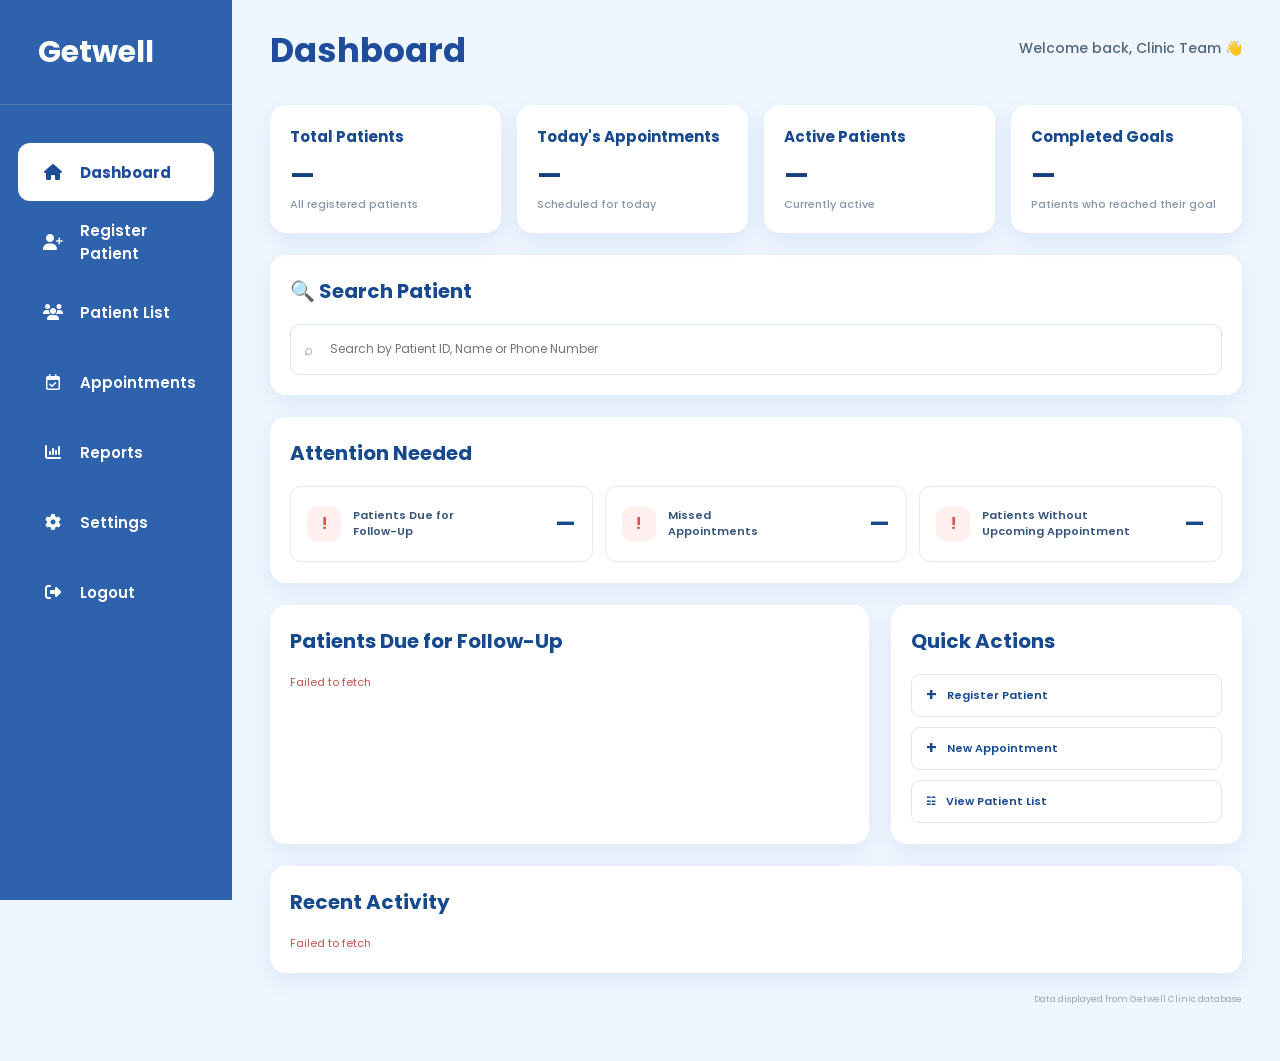
<file: dashboard.html>
<!DOCTYPE html>
<html lang="en">
<head>
<meta charset="UTF-8">
<meta name="viewport" content="width=device-width, initial-scale=1.0">
<title>Getwell | Dashboard</title>

<link rel="preconnect" href="https://fonts.googleapis.com">
<link rel="preconnect" href="https://fonts.gstatic.com" crossorigin>
<link href="https://fonts.googleapis.com/css2?family=Poppins:wght@400;500;600;700&display=swap" rel="stylesheet">
<link rel="stylesheet" href="https://cdnjs.cloudflare.com/ajax/libs/font-awesome/6.5.2/css/all.min.css">

<style>
*{
    margin:0;
    padding:0;
    box-sizing:border-box;
    font-family:"Poppins",sans-serif;
}

:root{
    --blue:#2f62ad;
    --blue-dark:#1f4f96;
    --blue-text:#17498f;
    --bg:#eef6ff;
    --soft:#f4f7fc;
    --border:#e4eaf3;
    --text:#173f78;
    --muted:#6f7f99;
    --green:#18a66a;
    --green-bg:#e4f7ef;
    --red:#d9534f;
    --red-bg:#fff0ef;
    --shadow:0 8px 24px rgba(31,79,150,.08);
}

body{
    min-height:100vh;
    background:var(--bg);
    color:var(--text);
}

.sidebar{
    width:232px;
    min-height:100vh;
    background:#2f62ad;
    color:#fff;
    position:fixed;
    left:0;
    top:0;
    bottom:0;
    z-index:20;
}

.brand{
    height:105px;
    display:flex;
    align-items:center;
    padding-left:38px;
    font-size:30px;
    font-weight:700;
    color:#fff;
    border-bottom:1px solid rgba(255,255,255,.16);
}

.nav{
    padding:38px 18px;
}

.nav a{
    width:100%;
    height:58px;
    display:flex;
    align-items:center;
    gap:17px;
    padding:0 25px;
    margin-bottom:12px;
    border-radius:12px;
    color:#fff;
    text-decoration:none;
    font-size:15px;
    font-weight:600;
    transition:background .15s ease,color .15s ease;
}

.nav a:hover{
    background:rgba(255,255,255,.10);
}

.nav a.active{
    background:#fff;
    color:#204c9c;
    font-weight:700;
}

.nav-icon{
    width:20px;
    display:flex;
    align-items:center;
    justify-content:center;
    flex:none;
    font-size:16px;
}

.main{
    margin-left:232px;
    min-height:100vh;
    padding:30px 38px 55px;
}

.page-header{
    display:flex;
    justify-content:space-between;
    align-items:flex-start;
    margin-bottom:34px;
}

.page-title{
    font-size:34px;
    line-height:1.2;
    font-weight:700;
    color:#204c9c;
}

.welcome{
    padding-top:8px;
    color:#53657f;
    font-size:14px;
    font-weight:500;
}

/* SUMMARY */
.summary-grid{
    display:grid;
    grid-template-columns:repeat(4,1fr);
    gap:16px;
    margin-bottom:22px;
}

.summary-card{
    background:#fff;
    border-radius:16px;
    padding:20px;
    min-height:111px;
    box-shadow:var(--shadow);
}

.summary-label{
    color:var(--blue-text);
    font-size:15px;
    font-weight:700;
    margin-bottom:13px;
}

.summary-value{
    color:#153f7a;
    font-size:27px;
    line-height:1;
    font-weight:700;
}

.summary-sub{
    margin-top:8px;
    color:#8996aa;
    font-size:11px;
    font-weight:500;
}

/* SEARCH */
.card{
    background:#fff;
    border-radius:16px;
    box-shadow:var(--shadow);
}

.search-card{
    padding:21px 20px 20px;
    margin-bottom:22px;
}

.section-title{
    color:var(--blue-text);
    font-size:20px;
    font-weight:700;
    margin-bottom:18px;
}

.search-wrap{
    position:relative;
}

.search-icon{
    position:absolute;
    left:14px;
    top:50%;
    transform:translateY(-50%);
    color:#8190a8;
    font-size:15px;
}

.search-input{
    width:100%;
    height:51px;
    border:1px solid #dce4ef;
    border-radius:9px;
    outline:none;
    padding:0 16px 0 39px;
    color:#345071;
    font-size:12px;
    background:#fff;
}

.search-input:focus{
    border-color:#7ea4dd;
    box-shadow:0 0 0 3px rgba(47,98,173,.08);
}

.search-results{
    display:none;
    margin-top:8px;
    border:1px solid var(--border);
    border-radius:10px;
    overflow:hidden;
}

.search-result{
    display:flex;
    align-items:center;
    justify-content:space-between;
    padding:13px 15px;
    border-bottom:1px solid var(--border);
    text-decoration:none;
    color:inherit;
    background:#fff;
}

.search-result:last-child{
    border-bottom:none;
}

.search-result:hover{
    background:#f7faff;
}

.result-name{
    color:var(--blue-text);
    font-size:12px;
    font-weight:700;
}

.result-meta{
    color:#8794a8;
    font-size:10px;
    margin-top:3px;
}

.result-status{
    font-size:10px;
    font-weight:600;
    padding:5px 9px;
    border-radius:20px;
    background:var(--green-bg);
    color:var(--green);
}

/* ATTENTION */
.attention-card{
    padding:21px 20px;
    margin-bottom:22px;
}

.attention-grid{
    display:grid;
    grid-template-columns:repeat(3,1fr);
    gap:12px;
}

.attention-item{
    display:flex;
    align-items:center;
    justify-content:space-between;
    min-height:76px;
    padding:14px 16px;
    border:1px solid var(--border);
    border-radius:11px;
    background:#fff;
}

.attention-left{
    display:flex;
    align-items:center;
    gap:12px;
}

.alert-icon{
    width:34px;
    height:34px;
    display:flex;
    align-items:center;
    justify-content:center;
    border-radius:9px;
    background:var(--red-bg);
    color:var(--red);
    font-size:15px;
    font-weight:700;
}

.attention-label{
    color:#36557c;
    font-size:11px;
    font-weight:600;
    line-height:1.4;
}

.attention-count{
    color:var(--blue-text);
    font-size:22px;
    font-weight:700;
}

/* LOWER */
.lower-grid{
    display:grid;
    grid-template-columns:1.45fr .85fr;
    gap:22px;
    margin-bottom:22px;
}

.followup-card,
.actions-card,
.activity-card{
    padding:21px 20px;
}

.patient-row{
    display:flex;
    align-items:center;
    justify-content:space-between;
    padding:13px 0;
    border-bottom:1px solid var(--border);
}

.patient-row:last-child{
    border-bottom:none;
}

.patient-name{
    color:#244a7e;
    font-size:12px;
    font-weight:700;
}

.patient-meta{
    color:#8794a8;
    font-size:10px;
    margin-top:3px;
}

.view-link{
    color:#315fa9;
    font-size:10px;
    font-weight:600;
    text-decoration:none;
}

.view-link:hover{
    text-decoration:underline;
}

.empty{
    padding:18px 0 8px;
    color:#8a96a8;
    font-size:11px;
}

/* ACTIONS */
.action-list{
    display:flex;
    flex-direction:column;
    gap:10px;
}

.action-btn{
    display:flex;
    align-items:center;
    justify-content:flex-start;
    gap:10px;
    width:100%;
    min-height:43px;
    padding:0 14px;
    border:1px solid #dfe6f0;
    border-radius:9px;
    background:#fff;
    color:var(--blue-text);
    font-size:11px;
    font-weight:600;
    text-decoration:none;
    cursor:pointer;
}

.action-btn:hover{
    background:#f5f8fd;
}

.action-plus{
    font-size:17px;
    line-height:1;
}

/* ACTIVITY */
.activity-card{
    margin-bottom:20px;
}

.activity-row{
    display:flex;
    align-items:center;
    gap:12px;
    min-height:49px;
    border-bottom:1px solid var(--border);
}

.activity-row:last-child{
    border-bottom:none;
}

.activity-dot{
    width:7px;
    height:7px;
    border-radius:50%;
    background:#315fa9;
    flex:none;
}

.activity-text{
    color:#52657f;
    font-size:11px;
    line-height:1.5;
}

.activity-time{
    color:#8996aa;
    font-size:10px;
}

/* LOADING / ERROR */
.loading{
    color:#8794a8;
    font-size:11px;
}

.error{
    color:#c6534e;
    font-size:11px;
}

.footer-note{
    text-align:right;
    color:#99a4b4;
    font-size:9px;
}

/* RESPONSIVE */
@media(max-width:1100px){
    .summary-grid{
        grid-template-columns:repeat(2,1fr);
    }

    .attention-grid{
        grid-template-columns:1fr;
    }
}

@media(max-width:800px){
    .sidebar{
        width:205px;
    }

    .main{
        margin-left:205px;
        padding:25px;

    .lower-grid{
        grid-template-columns:1fr;
    }
}

@media(max-width:650px){
    .sidebar{
        position:relative;
        width:100%;
        min-height:auto;
    }

    .brand{
        height:75px;
        padding:22px 25px;
        font-size:25px;
    }

    .nav{
        padding:15px;
        display:grid;
        grid-template-columns:repeat(2,1fr);
        gap:8px;
    }

    .nav a{
        margin:0;
        padding:0 15px;
    }

    .main{
        margin-left:0;
        padding:20px;
    }

    .summary-grid{
        grid-template-columns:1fr;
    }

    .page-header{
        gap:15px;
        flex-direction:column;
    }
}
</style>
</head>

<body>

<aside class="sidebar">
    <div class="brand">Getwell</div>

    <nav class="nav">
        <a href="dashboard.html" class="active">
            <span class="nav-icon"><i class="fa-solid fa-house"></i></span>
            <span>Dashboard</span>
        </a>

        <a href="register-patient.html">
            <span class="nav-icon"><i class="fa-solid fa-user-plus"></i></span>
            <span>Register Patient</span>
        </a>

        <a href="patient-list.html">
            <span class="nav-icon"><i class="fa-solid fa-users"></i></span>
            <span>Patient List</span>
        </a>

        <a href="appointments.html">
            <span class="nav-icon"><i class="fa-regular fa-calendar-check"></i></span>
            <span>Appointments</span>
        </a>

        <a href="reports.html">
            <span class="nav-icon"><i class="fa-solid fa-chart-column"></i></span>
            <span>Reports</span>
        </a>

        <a href="settings.html">
            <span class="nav-icon"><i class="fa-solid fa-gear"></i></span>
            <span>Settings</span>
        </a>

        <a href="#" id="logoutLink">
            <span class="nav-icon"><i class="fa-solid fa-right-from-bracket"></i></span>
            <span>Logout</span>
        </a>
    </nav>
</aside>

<main class="main">

    <header class="page-header">
        <div>
            <h1 class="page-title">Dashboard</h1>
        </div>

        <div class="welcome">
            Welcome back, Clinic Team 👋
        </div>
    </header>

    <!-- SUMMARY -->
    <section class="summary-grid">

        <div class="summary-card">
            <div class="summary-label">Total Patients</div>
            <div class="summary-value" id="totalPatients">—</div>
            <div class="summary-sub">All registered patients</div>
        </div>

        <div class="summary-card">
            <div class="summary-label">Today's Appointments</div>
            <div class="summary-value" id="todayAppointments">—</div>
            <div class="summary-sub">Scheduled for today</div>
        </div>

        <div class="summary-card">
            <div class="summary-label">Active Patients</div>
            <div class="summary-value" id="activePatients">—</div>
            <div class="summary-sub">Currently active</div>
        </div>

        <div class="summary-card">
            <div class="summary-label">Completed Goals</div>
            <div class="summary-value" id="completedGoals">—</div>
            <div class="summary-sub">Patients who reached their goal</div>
        </div>

    </section>

    <!-- SEARCH -->
    <section class="card search-card">
        <h2 class="section-title">🔍 Search Patient</h2>

        <div class="search-wrap">
            <span class="search-icon">⌕</span>
            <input
                id="patientSearch"
                class="search-input"
                type="text"
                autocomplete="off"
                placeholder="Search by Patient ID, Name or Phone Number"
            >
        </div>

        <div id="searchResults" class="search-results"></div>
    </section>

    <!-- ATTENTION -->
    <section class="card attention-card">
        <h2 class="section-title">Attention Needed</h2>

        <div class="attention-grid">

            <div class="attention-item">
                <div class="attention-left">
                    <div class="alert-icon">!</div>
                    <div class="attention-label">
                        Patients Due for<br>Follow-Up
                    </div>
                </div>
                <div class="attention-count" id="followUpCount">—</div>
            </div>

            <div class="attention-item">
                <div class="attention-left">
                    <div class="alert-icon">!</div>
                    <div class="attention-label">
                        Missed<br>Appointments
                    </div>
                </div>
                <div class="attention-count" id="missedCount">—</div>
            </div>

            <div class="attention-item">
                <div class="attention-left">
                    <div class="alert-icon">!</div>
                    <div class="attention-label">
                        Patients Without<br>Upcoming Appointment
                    </div>
                </div>
                <div class="attention-count" id="noUpcomingCount">—</div>
            </div>

        </div>
    </section>

    <!-- FOLLOW UP + QUICK ACTIONS -->
    <section class="lower-grid">

        <div class="card followup-card">
            <h2 class="section-title">Patients Due for Follow-Up</h2>
            <div id="followUpList">
                <div class="loading">Loading...</div>
            </div>
        </div>

        <div class="card actions-card">
            <h2 class="section-title">Quick Actions</h2>

            <div class="action-list">
                <a class="action-btn" href="register-patient.html">
                    <span class="action-plus">+</span>
                    <span>Register Patient</span>
                </a>

                <a class="action-btn" href="appointments.html">
                    <span class="action-plus">+</span>
                    <span>New Appointment</span>
                </a>

                <a class="action-btn" href="patient-list.html">
                    <span>☷</span>
                    <span>View Patient List</span>
                </a>
            </div>
        </div>

    </section>

    <!-- RECENT ACTIVITY -->
    <section class="card activity-card">
        <h2 class="section-title">Recent Activity</h2>
        <div id="activityList">
            <div class="loading">Loading...</div>
        </div>
    </section>

    <div class="footer-note">
        Data displayed from Getwell Clinic database
    </div>

</main>

<script>
/*
=========================================================
GETWELL DASHBOARD
=========================================================
GOOGLE SHEETS IS THE SOURCE OF TRUTH.

This page:
- READS dashboard data from Code.gs
- READS patient data from Code.gs
- DOES NOT use localStorage/sessionStorage as a database
- DOES NOT hard-code patient/appointment/activity data
- Refreshing the page retrieves current data again
=========================================================
*/

const API_URL =
    "https://script.google.com/macros/s/AKfycbwPYJHJuU-3fzV0s3Upvm3L-xedqsdXyxMTxYrDWGNL-6YHqAEr35eK7q6YkQ584x45pg/exec";

let patients = [];

/* ---------- API ---------- */

async function apiGet(action, params = {}) {
    const url = new URL(API_URL);

    url.searchParams.set("action", action);

    Object.entries(params).forEach(([key, value]) => {
        if (value !== undefined && value !== null && value !== "") {
            url.searchParams.set(key, value);
        }
    });

    const response = await fetch(url.toString(), {
        method: "GET",
        cache: "no-store"
    });

    if (!response.ok) {
        throw new Error("Unable to connect to the database.");
    }

    const data = await response.json();

    if (data.ok === false) {
        throw new Error(data.error || "Backend request failed.");
    }

    return data;
}

/* ---------- HELPERS ---------- */

function firstValue(obj, keys, fallback = "") {
    if (!obj) return fallback;

    for (const key of keys) {
        if (
            obj[key] !== undefined &&
            obj[key] !== null &&
            String(obj[key]).trim() !== ""
        ) {
            return obj[key];
        }
    }

    return fallback;
}

function asArray(value) {
    if (Array.isArray(value)) return value;
    return [];
}

function escapeHtml(value) {
    return String(value ?? "")
        .replaceAll("&", "&amp;")
        .replaceAll("<", "&lt;")
        .replaceAll(">", "&gt;")
        .replaceAll('"', "&quot;")
        .replaceAll("'", "&#039;");
}

function formatDateTime(value) {
    if (!value) return "";

    const date = new Date(value);

    if (Number.isNaN(date.getTime())) {
        return String(value);
    }

    return date.toLocaleString("en-MY", {
        day: "2-digit",
        month: "short",
        year: "numeric",
        hour: "2-digit",
        minute: "2-digit",
        hour12: true
    });
}

/* ---------- DASHBOARD ---------- */

async function loadDashboard() {
    try {
        const data = await apiGet("getDashboard");

        /*
         The backend is the authority.
         We only map the returned values into the UI.
        */

        document.getElementById("totalPatients").textContent =
            firstValue(data, ["patientCount", "totalPatients"], 0);

        document.getElementById("todayAppointments").textContent =
            firstValue(data, ["todayAppointments"], 0);

        document.getElementById("activePatients").textContent =
            firstValue(data, ["activePatients"], 0);

        document.getElementById("completedGoals").textContent =
            firstValue(
                data,
                ["completedPatients", "completedGoals"],
                0
            );

        const followUps = asArray(
            firstValue(data, ["followUpPatients"], [])
        );

        const missed = asArray(
            firstValue(data, ["missedAppointments"], [])
        );

        document.getElementById("followUpCount").textContent =
            followUps.length;

        document.getElementById("missedCount").textContent =
            missed.length;

        /*
         No upcoming count is fabricated.
         We calculate it from actual patient/appointment data
         only when the backend provides the required records.
        */
        const noUpcoming = calculateNoUpcomingPatients(followUps);

        document.getElementById("noUpcomingCount").textContent =
            noUpcoming;

        renderFollowUps(followUps);
        renderActivity(
            asArray(firstValue(data, ["recentActivity"], []))
        );

    } catch (error) {
        console.error("Dashboard error:", error);

        document.getElementById("followUpList").innerHTML =
            `<div class="error">${escapeHtml(error.message)}</div>`;

        document.getElementById("activityList").innerHTML =
            `<div class="error">${escapeHtml(error.message)}</div>`;
    }
}

/*
 We deliberately do not invent a "no upcoming appointment"
 number from incomplete information.

 If the backend later exposes a dedicated no-upcoming list/count,
 this function can simply use that backend value.
 For now it returns 0 unless the backend provides the required
 patient records.
*/
function calculateNoUpcomingPatients() {
    return 0;
}

/* ---------- FOLLOW UP ---------- */

function renderFollowUps(list) {
    const container = document.getElementById("followUpList");

    if (!list.length) {
        container.innerHTML =
            `<div class="empty">No patients currently require follow-up.</div>`;
        return;
    }

    const limited = list.slice(0, 5);

    container.innerHTML = limited.map(item => {
        const patientId = firstValue(
            item,
            ["patient_id", "patientId", "id"],
            ""
        );

        const name = firstValue(
            item,
            ["full_name", "fullName", "name"],
            patientId || "Patient"
        );

        const lastVisit = firstValue(
            item,
            ["last_visit", "lastVisit"],
            "No recent visit"
        );

        return `
            <div class="patient-row">
                <div>
                    <div class="patient-name">
                        ${escapeHtml(name)}
                    </div>
                    <div class="patient-meta">
                        ${escapeHtml(patientId)}
                        ${patientId && lastVisit ? " • " : ""}
                        ${escapeHtml(lastVisit)}
                    </div>
                </div>

                ${
                    patientId
                    ? `<a class="view-link"
                          href="patient-details.html?id=${encodeURIComponent(patientId)}">
                          View Patient →
                       </a>`
                    : ""
                }
            </div>
        `;
    }).join("");
}

/* ---------- ACTIVITY ---------- */

function renderActivity(list) {
    const container = document.getElementById("activityList");

    if (!list.length) {
        container.innerHTML =
            `<div class="empty">No recent activity.</div>`;
        return;
    }

    const limited = list.slice(0, 6);

    container.innerHTML = limited.map(item => {
        const timestamp = firstValue(
            item,
            ["timestamp", "date", "created_at"],
            ""
        );

        const module = firstValue(
            item,
            ["module"],
            ""
        );

        const action = firstValue(
            item,
            ["action", "description"],
            "Activity recorded"
        );

        const reference = firstValue(
            item,
            ["reference_id", "referenceId"],
            ""
        );

        const text = [
            action,
            reference ? reference : "",
            module ? `(${module})` : ""
        ].filter(Boolean).join(" ");

        return `
            <div class="activity-row">
                <span class="activity-dot"></span>
                <div class="activity-text">
                    ${escapeHtml(text)}
                    ${
                        timestamp
                        ? `<span class="activity-time">
                            • ${escapeHtml(formatDateTime(timestamp))}
                           </span>`
                        : ""
                    }
                </div>
            </div>
        `;
    }).join("");
}

/* ---------- PATIENT SEARCH ---------- */

async function loadPatientsForSearch() {
    try {
        const data = await apiGet("getPatients");

        patients =
            asArray(firstValue(
                data,
                ["patients", "data"],
                []
            ));

    } catch (error) {
        console.error("Patient search loading error:", error);
        patients = [];
    }
}

function renderSearchResults(query) {
    const box = document.getElementById("searchResults");

    if (!query.trim()) {
        box.style.display = "none";
        box.innerHTML = "";
        return;
    }

    const q = query.toLowerCase().trim();

    const matches = patients.filter(patient => {
        const id = String(firstValue(
            patient,
            ["patient_id", "patientId", "id"],
            ""
        )).toLowerCase();

        const name = String(firstValue(
            patient,
            ["full_name", "fullName", "name"],
            ""
        )).toLowerCase();

        const phone = String(firstValue(
            patient,
            ["phone"],
            ""
        )).toLowerCase();

        return (
            id.includes(q) ||
            name.includes(q) ||
            phone.includes(q)
        );
    }).slice(0, 6);

    box.style.display = "block";

    if (!matches.length) {
        box.innerHTML =
            `<div class="empty" style="padding:14px 15px;">
                No matching patient found.
             </div>`;
        return;
    }

    box.innerHTML = matches.map(patient => {
        const id = firstValue(
            patient,
            ["patient_id", "patientId", "id"],
            ""
        );

        const name = firstValue(
            patient,
            ["full_name", "fullName", "name"],
            id
        );

        const phone = firstValue(
            patient,
            ["phone"],
            ""
        );

        const status = firstValue(
            patient,
            ["status"],
            "Active"
        );

        return `
            <a class="search-result"
               href="patient-details.html?id=${encodeURIComponent(id)}">

                <div>
                    <div class="result-name">
                        ${escapeHtml(name)}
                    </div>

                    <div class="result-meta">
                        ${escapeHtml(id)}
                        ${phone ? " • " + escapeHtml(phone) : ""}
                    </div>
                </div>

                <span class="result-status">
                    ${escapeHtml(status)}
                </span>
            </a>
        `;
    }).join("");
}

/* ---------- EVENTS ---------- */

document.getElementById("patientSearch").addEventListener(
    "input",
    event => renderSearchResults(event.target.value)
);

document.addEventListener("click", event => {
    const searchCard = document.querySelector(".search-card");
    const results = document.getElementById("searchResults");

    if (
        !searchCard.contains(event.target) &&
        results.style.display === "block"
    ) {
        results.style.display = "none";
    }
});

document.getElementById("logoutLink").addEventListener(
    "click",
    event => {
        event.preventDefault();

        /*
         Logout should be connected to your existing authentication
         system when the rest of the admin authentication flow is
         finalized. No localStorage/sessionStorage is used here.
        */

        window.location.href = "index.html";
    }
);

/* ---------- START ---------- */

(async function initDashboard() {
    await Promise.all([
        loadDashboard(),
        loadPatientsForSearch()
    ]);
})();
</script>

</body>
</html>
</file>
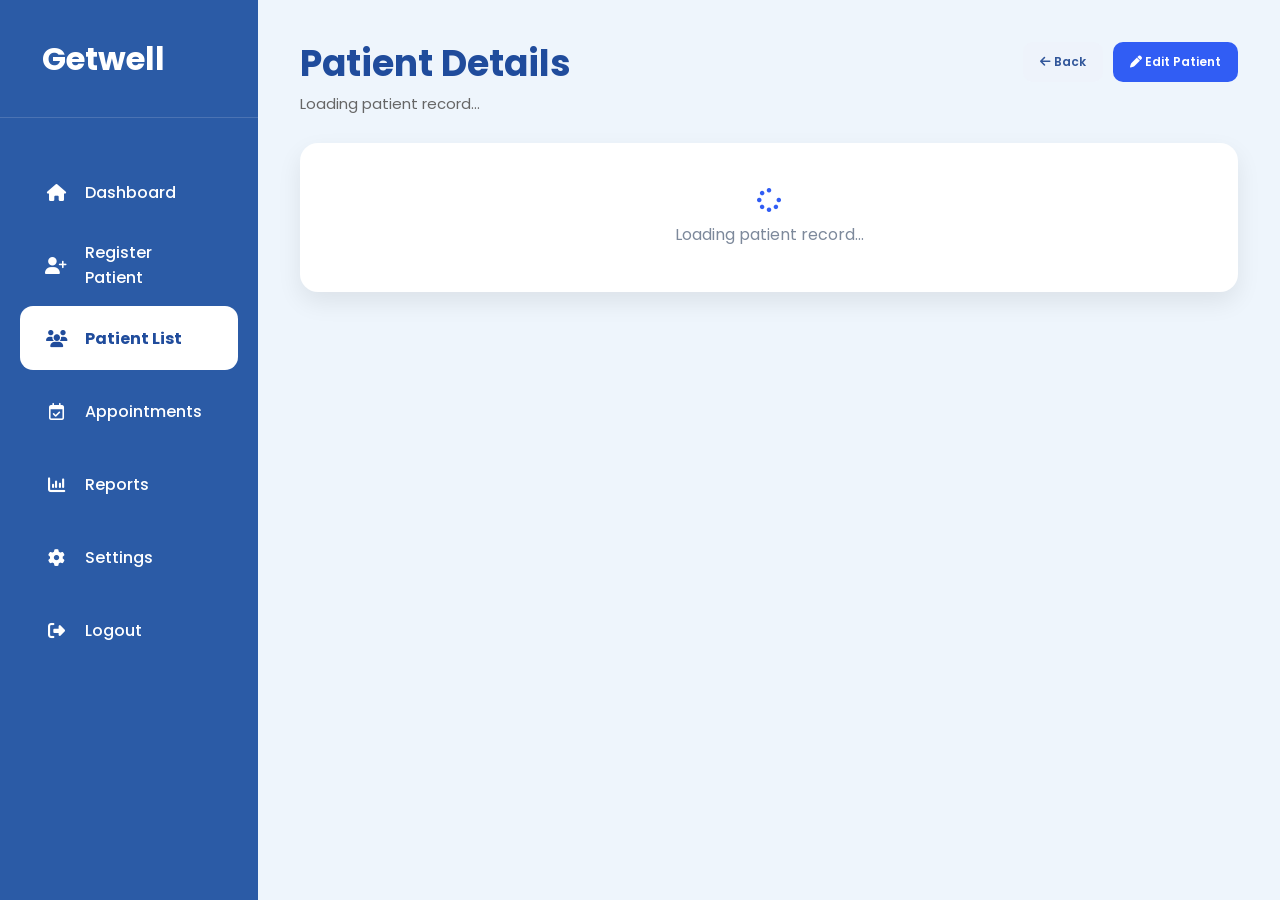
<file: patient-details.html>
<!DOCTYPE html>
<html lang="en">
<head>
<meta charset="UTF-8">
<meta name="viewport" content="width=device-width, initial-scale=1.0">
<title>Patient Details - Getwell</title>

<link rel="preconnect" href="https://fonts.googleapis.com">
<link rel="preconnect" href="https://fonts.gstatic.com" crossorigin>
<link href="https://fonts.googleapis.com/css2?family=Poppins:wght@400;500;600;700&display=swap" rel="stylesheet">
<link rel="stylesheet" href="https://cdnjs.cloudflare.com/ajax/libs/font-awesome/6.5.2/css/all.min.css">

<script src="api.js"></script>

<style>
*{box-sizing:border-box;margin:0;padding:0;font-family:'Poppins',sans-serif}

html{font-size:16px}

body{
  background:#eef5fc;
  color:#17325c;
  min-height:100vh;
}

button,input,select,textarea{font:inherit}
button{cursor:pointer}

/* =========================
   SIDEBAR — SAME MASTER UI
========================= */
.sidebar{
  width:258px;
  min-height:100vh;
  background:#2b5ba6;
  color:#fff;
  position:fixed;
  left:0;
  top:0;
  bottom:0;
  z-index:1000;
}

.logo{
  height:118px;
  display:flex;
  align-items:center;
  padding-left:42px;
  font-size:32px;
  font-weight:700;
  border-bottom:1px solid rgba(255,255,255,.15);
}

.nav{padding:42px 20px}

.nav a{
  width:100%;
  height:64px;
  display:flex;
  align-items:center;
  gap:18px;
  padding:0 25px;
  margin-bottom:9px;
  border-radius:13px;
  color:#fff;
  text-decoration:none;
  font-size:16px;
  font-weight:500;
}

.nav a:hover{background:rgba(255,255,255,.10)}

.nav a.active{
  background:#fff;
  color:#204c9c;
  font-weight:700;
}

.nav-icon{
  width:22px;
  display:flex;
  align-items:center;
  justify-content:center;
  font-size:17px;
}

/* =========================
   MAIN
========================= */
.main{
  margin-left:258px;
  width:calc(100% - 258px);
  min-height:100vh;
  padding:42px 42px 55px;
}

.header{
  display:flex;
  justify-content:space-between;
  align-items:flex-start;
  margin-bottom:28px;
}

.header h1{
  color:#204c9c;
  font-size:36px;
  line-height:1.2;
  font-weight:700;
  margin-bottom:7px;
}

.header p{
  color:#666;
  font-size:15px;
}

.profile-actions{
  display:flex;
  gap:10px;
}

.btn{
  border:0;
  border-radius:10px;
  padding:11px 17px;
  font-size:12px;
  font-weight:600;
}

.btn.primary{
  background:#315df4;
  color:#fff;
}

.btn.secondary{
  background:#eef3fb;
  color:#31569a;
}

.btn.primary:hover{background:#2854e6}

/* =========================
   PROFILE HEADER
========================= */
.profile-card{
  background:#fff;
  border-radius:18px;
  padding:22px;
  box-shadow:0 10px 25px rgba(0,0,0,.08);
  margin-bottom:18px;
}

.profile-top{
  display:flex;
  justify-content:space-between;
  align-items:flex-start;
}

.profile-left{
  display:flex;
  align-items:center;
  gap:15px;
}

.avatar{
  width:58px;
  height:58px;
  border-radius:13px;
  background:#315df4;
  color:#fff;
  display:flex;
  align-items:center;
  justify-content:center;
  font-size:17px;
  font-weight:600;
}

.profile-name{
  color:#24539f;
  font-size:22px;
  font-weight:700;
  line-height:1.2;
}

.profile-id{
  color:#7d899b;
  font-size:10px;
  margin-top:4px;
}

.status-badge{
  display:inline-flex;
  align-items:center;
  gap:6px;
  padding:8px 13px;
  border-radius:20px;
  font-size:10px;
  font-weight:600;
}

.status-badge.active{
  background:#e1f8ec;
  color:#0a9b59;
}

.status-badge.completed,
.status-badge.inactive{
  background:#f1f3f6;
  color:#7a8493;
}

.status-badge.scheduled{
  background:#eef3ff;
  color:#315fc0;
}

/* =========================
   SUMMARY
========================= */
.summary-grid{
  display:grid;
  grid-template-columns:repeat(4,minmax(0,1fr));
  gap:18px;
  margin-top:20px;
}

.summary-box{
  background:#f5f8fc;
  border-radius:12px;
  padding:16px;
  min-height:82px;
}

.summary-label{
  color:#7a889d;
  font-size:9px;
  margin-bottom:8px;
}

.summary-value{
  color:#234b89;
  font-size:13px;
  font-weight:600;
  line-height:1.45;
}

/* =========================
   CONTENT SECTIONS
========================= */
.section{
  background:#fff;
  border-radius:18px;
  padding:22px;
  box-shadow:0 10px 25px rgba(0,0,0,.08);
  margin-bottom:18px;
}

.section-title{
  color:#204c9c;
  font-size:16px;
  font-weight:600;
  margin-bottom:16px;
}

.info-grid{
  display:grid;
  grid-template-columns:repeat(3,minmax(0,1fr));
  gap:20px;
}

.info-item{
  padding:4px 0;
}

.info-label{
  color:#7a889d;
  font-size:9px;
  margin-bottom:6px;
}

.info-value{
  color:#173b70;
  font-size:11px;
  font-weight:600;
  word-break:break-word;
}

/* =========================
   TABLES
========================= */
.table-wrap{
  overflow-x:auto;
}

.data-table{
  width:100%;
  border-collapse:collapse;
  min-width:650px;
}

.data-table thead{
  background:#f1f5fd;
}

.data-table th{
  text-align:left;
  padding:12px;
  color:#24539f;
  font-size:10px;
  font-weight:600;
}

.data-table td{
  padding:13px 12px;
  border-bottom:1px solid #edf0f5;
  color:#53627a;
  font-size:10px;
}

.data-table tbody tr:hover{
  background:#fafcff;
}

.empty{
  text-align:center!important;
  color:#8a96a8!important;
  padding:25px!important;
}

/* =========================
   MODAL
========================= */
.modal{
  display:none;
  position:fixed;
  inset:0;
  background:rgba(19,38,66,.48);
  align-items:center;
  justify-content:center;
  z-index:2000;
  padding:20px;
}

.modal.show{display:flex}

.modal-box{
  width:min(650px,94vw);
  max-height:90vh;
  overflow:auto;
  background:#fff;
  border-radius:18px;
  padding:24px;
  box-shadow:0 20px 55px rgba(0,0,0,.20);
}

.modal-header{
  display:flex;
  justify-content:space-between;
  align-items:flex-start;
  margin-bottom:20px;
}

.modal-header h2{
  color:#204c9c;
  font-size:20px;
  font-weight:700;
}

.modal-header p{
  color:#7d899b;
  font-size:10px;
  margin-top:4px;
}

.close-modal{
  border:0;
  background:transparent;
  color:#7e899a;
  font-size:20px;
}

.form-grid{
  display:grid;
  grid-template-columns:repeat(2,minmax(0,1fr));
  gap:14px;
}

.field{
  display:flex;
  flex-direction:column;
  gap:6px;
}

.field.full{grid-column:1/-1}

.field label{
  color:#52627a;
  font-size:10px;
  font-weight:600;
}

.field input,
.field select,
.field textarea{
  width:100%;
  border:1px solid #dce2eb;
  border-radius:9px;
  padding:10px 11px;
  outline:none;
  color:#17325c;
  background:#fff;
  font-size:11px;
}

.field input,
.field select{height:40px}

.field textarea{
  min-height:80px;
  resize:vertical;
}

.field input:focus,
.field select:focus,
.field textarea:focus{
  border-color:#315df4;
  box-shadow:0 0 0 3px rgba(49,93,244,.08);
}

.modal-footer{
  display:flex;
  justify-content:flex-end;
  gap:9px;
  margin-top:20px;
}

/* =========================
   LOADING
========================= */
.loading{
  background:#fff;
  border-radius:18px;
  padding:45px;
  text-align:center;
  color:#7d899b;
  box-shadow:0 10px 25px rgba(0,0,0,.08);
}

.loading i{
  font-size:24px;
  color:#315df4;
  margin-bottom:10px;
}

/* =========================
   RESPONSIVE
========================= */
@media(max-width:1100px){
  .summary-grid{
    grid-template-columns:repeat(2,minmax(0,1fr));
  }

  .info-grid{
    grid-template-columns:repeat(2,minmax(0,1fr));
  }
}

@media(max-width:850px){
  .sidebar{
    width:180px;
  }

  .main{
    margin-left:180px;
    width:calc(100% - 180px);
    padding:30px 20px;
  }

  .nav a{
    padding:0 16px;
    font-size:13px;
  }

  .logo{
    padding-left:25px;
  }
}

@media(max-width:600px){
  .sidebar{
    position:relative;
    width:100%;
    min-height:auto;
  }

  .logo{
    height:75px;
  }

  .nav{
    padding:15px;
  }

  .nav a{
    height:45px;
    margin-bottom:5px;
  }

  .main{
    margin-left:0;
    width:100%;
    padding:25px 15px;
  }

  .header{
    flex-direction:column;
    gap:15px;
  }

  .header h1{
    font-size:28px;
  }

  .profile-actions{
    width:100%;
  }

  .profile-actions .btn{
    flex:1;
  }

  .summary-grid,
  .info-grid,
  .form-grid{
    grid-template-columns:1fr;
  }

  .field.full{
    grid-column:auto;
  }

  .profile-top{
    gap:15px;
  }
}
</style>
</head>

<body>

<!-- =========================
     SIDEBAR
========================= -->
<aside class="sidebar">

  <div class="logo">
    Getwell
  </div>

  <nav class="nav">

    <a href="admin-dashboard.html">
      <span class="nav-icon">
        <i class="fa-solid fa-house"></i>
      </span>
      Dashboard
    </a>

    <a href="register-patient.html">
      <span class="nav-icon">
        <i class="fa-solid fa-user-plus"></i>
      </span>
      Register Patient
    </a>

    <a href="patient-list.html" class="active">
      <span class="nav-icon">
        <i class="fa-solid fa-users"></i>
      </span>
      Patient List
    </a>

    <a href="appointments.html">
      <span class="nav-icon">
        <i class="fa-regular fa-calendar-check"></i>
      </span>
      Appointments
    </a>

    <a href="reports.html">
      <span class="nav-icon">
        <i class="fa-solid fa-chart-column"></i>
      </span>
      Reports
    </a>

    <a href="settings.html">
      <span class="nav-icon">
        <i class="fa-solid fa-gear"></i>
      </span>
      Settings
    </a>

    <a href="admin-login.html">
      <span class="nav-icon">
        <i class="fa-solid fa-right-from-bracket"></i>
      </span>
      Logout
    </a>

  </nav>

</aside>


<!-- =========================
     MAIN
========================= -->
<main class="main">

  <div class="header">

    <div>
      <h1 id="pageTitle">Patient Details</h1>
      <p id="pageSubtitle">Loading patient record...</p>
    </div>

    <div class="profile-actions">

      <button
        class="btn secondary"
        onclick="goBack()">
        <i class="fa-solid fa-arrow-left"></i>
        Back
      </button>

      <button
        class="btn primary"
        onclick="openEdit()">
        <i class="fa-solid fa-pen"></i>
        Edit Patient
      </button>

    </div>

  </div>


  <div id="pageContent">

    <div class="loading">
      <i class="fa-solid fa-spinner fa-spin"></i>
      <div>Loading patient record...</div>
    </div>

  </div>

</main>


<!-- =========================
     EDIT PATIENT MODAL
========================= -->
<div class="modal" id="editModal">

  <div class="modal-box">

    <div class="modal-header">

      <div>
        <h2>Edit Patient</h2>
        <p id="editPatientSubtitle"></p>
      </div>

      <button
        class="close-modal"
        onclick="closeEdit()">
        <i class="fa-solid fa-xmark"></i>
      </button>

    </div>


    <div class="form-grid">

      <div class="field">
        <label>Full Name</label>
        <input id="f_name">
      </div>

      <div class="field">
        <label>Phone</label>
        <input id="f_phone">
      </div>

      <div class="field">
        <label>Date of Birth</label>
        <input
          id="f_dob"
          type="date">
      </div>

      <div class="field">
        <label>Gender</label>
        <select id="f_gender">
          <option value="">Select</option>
          <option value="Male">Male</option>
          <option value="Female">Female</option>
        </select>
      </div>

      <div class="field">
        <label>Height (cm)</label>
        <input
          id="f_height"
          type="number"
          step="0.1">
      </div>

      <div class="field">
        <label>Goal Weight (kg)</label>
        <input
          id="f_goal"
          type="number"
          step="0.1">
      </div>

      <div class="field">
        <label>Doctor</label>
        <input id="f_doctor">
      </div>

      <div class="field">
        <label>Status</label>
        <select id="f_status">
          <option value="Active">Active</option>
          <option value="Inactive">Inactive</option>
          <option value="Completed">Completed</option>
        </select>
      </div>

      <div class="field full">
        <label>Remarks</label>
        <textarea id="f_remarks"></textarea>
      </div>

    </div>


    <div class="modal-footer">

      <button
        class="btn secondary"
        onclick="closeEdit()">
        Cancel
      </button>

      <button
        class="btn primary"
        id="saveButton"
        onclick="saveEdit()">
        Save Changes
      </button>

    </div>

  </div>

</div>


<script>

let detailData = null;

const patientId =
  getPatientIdFromUrl();


/* =========================
   HELPERS
========================= */

function valueOrDash(value){

  if(
    value === null ||
    value === undefined ||
    String(value).trim() === ""
  ){
    return "—";
  }

  return String(value);
}


function escapeText(value){

  return escapeHtmlSafe(
    valueOrDash(value)
  );

}


function initials(name){

  const parts =
    String(name || "")
      .trim()
      .split(/\s+/)
      .filter(Boolean);

  if(!parts.length) return "PT";

  if(parts.length === 1){
    return parts[0]
      .substring(0,2)
      .toUpperCase();
  }

  return (
    parts[0][0] +
    parts[parts.length-1][0]
  ).toUpperCase();

}


function formatDate(value){

  if(
    value === null ||
    value === undefined ||
    String(value).trim() === ""
  ){
    return "—";
  }

  const text = String(value).trim();

  let date;

  if(/^\d{4}-\d{2}-\d{2}/.test(text)){
    date = new Date(
      text.replace(" ","T")
    );
  }else{
    date = new Date(text);
  }

  if(isNaN(date.getTime())){
    return text;
  }

  return date.toLocaleDateString(
    "en-GB",
    {
      day:"2-digit",
      month:"short",
      year:"numeric"
    }
  );

}


function formatTime(value){

  if(
    value === null ||
    value === undefined ||
    String(value).trim() === ""
  ){
    return "—";
  }

  const text = String(value).trim();

  /*
    Handles:
    09:00:00
    1899-12-30 09:00:00
    2026-08-10 09:00:00
  */

  const timeMatch =
    text.match(
      /(\d{1,2}):(\d{2})(?::(\d{2}))?/
    );

  if(!timeMatch){
    return text;
  }

  let hour =
    Number(timeMatch[1]);

  const minute =
    timeMatch[2];

  const suffix =
    hour >= 12 ? "PM" : "AM";

  hour =
    hour % 12 || 12;

  return `${hour}:${minute} ${suffix}`;

}


function formatDateTime(
  dateValue,
  timeValue
){

  const date =
    formatDate(dateValue);

  const time =
    formatTime(timeValue);

  if(date === "—") return "—";

  if(time === "—") return date;

  return `${date} · ${time}`;

}


function statusClass(status){

  const value =
    String(status || "")
      .toLowerCase();

  if(value === "active")
    return "active";

  if(
    value === "completed" ||
    value === "inactive"
  )
    return "completed";

  return "scheduled";

}


function appointmentDateTime(
  appointment
){

  return formatDateTime(
    appointment.appointment_date,
    appointment.appointment_time
  );

}


/* =========================
   RENDER
========================= */

function renderPatient(data){

  detailData = data;

  const patient =
    data.patient;

  if(!patient){
    throw new Error(
      "Patient record was not returned by the database."
    );
  }


  document.getElementById(
    "pageTitle"
  ).textContent =
    patient.full_name ||
    "Patient Details";


  document.getElementById(
    "pageSubtitle"
  ).textContent =
    `${patient.patient_id || patientId} · ${patient.status || "—"}`;


  const appointments =
    Array.isArray(data.appointments)
      ? [...data.appointments]
      : [];


  const visits =
    Array.isArray(data.visits)
      ? [...data.visits]
      : [];


  const weights =
    Array.isArray(data.weightTracking)
      ? [...data.weightTracking]
      : [];


  const wellness =
    Array.isArray(data.wellness)
      ? [...data.wellness]
      : [];


  appointments.sort(
    (a,b) =>
      String(
        b.appointment_date || ""
      ).localeCompare(
        String(
          a.appointment_date || ""
        )
      )
  );


  visits.sort(
    (a,b) =>
      String(
        b.visit_date || ""
      ).localeCompare(
        String(
          a.visit_date || ""
        )
      )
  );


  weights.sort(
    (a,b) =>
      String(
        b.date || ""
      ).localeCompare(
        String(
          a.date || ""
        )
      )
  );


  wellness.sort(
    (a,b) =>
      String(
        b.date || ""
      ).localeCompare(
        String(
          a.date || ""
        )
      )
  );


  const upcoming =
    appointments.find(
      a => {

        const status =
          String(
            a.status || ""
          ).toLowerCase();

        return (
          status !== "completed" &&
          status !== "cancelled" &&
          status !== "cancelled by patient" &&
          status !== "no show" &&
          status !== "missed"
        );

      }
    );


  const latestCompleted =
    appointments.find(
      a =>
        String(
          a.status || ""
        ).toLowerCase() ===
        "completed"
    );


  const status =
    patient.status ||
    "Active";


  document.getElementById(
    "pageContent"
  ).innerHTML = `

    <!-- PROFILE HEADER -->
    <div class="profile-card">

      <div class="profile-top">

        <div class="profile-left">

          <div class="avatar">
            ${escapeText(
              initials(
                patient.full_name
              )
            )}
          </div>

          <div>

            <div class="profile-name">
              ${escapeText(
                patient.full_name
              )}
            </div>

            <div class="profile-id">
              ${escapeText(
                patient.patient_id
              )}
            </div>

          </div>

        </div>


        <span
          class="status-badge ${statusClass(status)}">

          <i class="fa-solid fa-circle"></i>

          ${escapeText(status)}

        </span>

      </div>


      <!-- SUMMARY -->
      <div class="summary-grid">

        <div class="summary-box">
          <div class="summary-label">
            Phone Number
          </div>

          <div class="summary-value">
            ${escapeText(
              patient.phone
            )}
          </div>
        </div>


        <div class="summary-box">
          <div class="summary-label">
            Age / Gender
          </div>

          <div class="summary-value">
            ${escapeText(
              patient.age
            )}
            /
            ${escapeText(
              patient.gender
            )}
          </div>
        </div>


        <div class="summary-box">
          <div class="summary-label">
            Current Weight
          </div>

          <div class="summary-value">
            ${
              patient.current_weight_kg
                ? escapeText(
                    patient.current_weight_kg
                  ) + " kg"
                : "—"
            }
          </div>
        </div>


        <div class="summary-box">
          <div class="summary-label">
            Next Appointment
          </div>

          <div class="summary-value">

            ${
              upcoming
                ? appointmentDateTime(
                    upcoming
                  )
                : "—"
            }

          </div>
        </div>

      </div>

    </div>


    <!-- PATIENT INFORMATION -->
    <section class="section">

      <div class="section-title">
        Patient Information
      </div>

      <div class="info-grid">

        <div class="info-item">
          <div class="info-label">
            Patient ID
          </div>
          <div class="info-value">
            ${escapeText(
              patient.patient_id
            )}
          </div>
        </div>


        <div class="info-item">
          <div class="info-label">
            Date of Birth
          </div>
          <div class="info-value">
            ${escapeText(
              formatDate(
                patient.date_of_birth
              )
            )}
          </div>
        </div>


        <div class="info-item">
          <div class="info-label">
            Gender
          </div>
          <div class="info-value">
            ${escapeText(
              patient.gender
            )}
          </div>
        </div>


        <div class="info-item">
          <div class="info-label">
            Height
          </div>
          <div class="info-value">
            ${
              patient.height_cm
                ? escapeText(
                    patient.height_cm
                  ) + " cm"
                : "—"
            }
          </div>
        </div>


        <div class="info-item">
          <div class="info-label">
            Goal Weight
          </div>
          <div class="info-value">
            ${
              patient.goal_weight_kg
                ? escapeText(
                    patient.goal_weight_kg
                  ) + " kg"
                : "—"
            }
          </div>
        </div>


        <div class="info-item">
          <div class="info-label">
            Programme Start
          </div>
          <div class="info-value">
            ${escapeText(
              formatDate(
                patient.programme_start_date
              )
            )}
          </div>
        </div>


        <div class="info-item">
          <div class="info-label">
            Attending Doctor
          </div>
          <div class="info-value">
            ${escapeText(
              patient.attending_doctor
            )}
          </div>
        </div>


        <div class="info-item">
          <div class="info-label">
            Last Visit
          </div>
          <div class="info-value">
            ${
              latestCompleted
                ? escapeText(
                    formatDate(
                      latestCompleted.appointment_date
                    )
                  )
                : escapeText(
                    patient.last_visit
                      ? formatDate(
                          patient.last_visit
                        )
                      : "—"
                  )
            }
          </div>
        </div>


        <div class="info-item">
          <div class="info-label">
            Remarks
          </div>
          <div class="info-value">
            ${escapeText(
              patient.remarks
            )}
          </div>
        </div>

      </div>

    </section>


    <!-- APPOINTMENT INFORMATION -->
    <section class="section">

      <div class="section-title">
        Appointment Information
      </div>

      ${
        upcoming
          ? `
            <div class="info-grid">

              <div class="info-item">
                <div class="info-label">
                  Date & Time
                </div>
                <div class="info-value">
                  ${escapeText(
                    appointmentDateTime(
                      upcoming
                    )
                  )}
                </div>
              </div>

              <div class="info-item">
                <div class="info-label">
                  Doctor
                </div>
                <div class="info-value">
                  ${escapeText(
                    upcoming.doctor
                  )}
                </div>
              </div>

              <div class="info-item">
                <div class="info-label">
                  Appointment Type
                </div>
                <div class="info-value">
                  ${escapeText(
                    upcoming.appointment_type
                  )}
                </div>
              </div>

              <div class="info-item">
                <div class="info-label">
                  Status
                </div>
                <div class="info-value">
                  ${escapeText(
                    upcoming.status
                  )}
                </div>
              </div>

              <div class="info-item">
                <div class="info-label">
                  Remarks
                </div>
                <div class="info-value">
                  ${escapeText(
                    upcoming.remarks
                  )}
                </div>
              </div>

            </div>
          `
          : `
            <div class="empty">
              No upcoming appointment.
            </div>
          `
      }

    </section>


    <!-- RECENT APPOINTMENT HISTORY -->
    <section class="section">

      <div class="section-title">
        Recent Appointment History
      </div>

      <div class="table-wrap">

        <table class="data-table">

          <thead>
            <tr>
              <th>S/N</th>
              <th>Billed Date</th>
              <th>Reason for Visit</th>
              <th>Doctor Attended</th>
              <th>Status</th>
              <th>Remarks</th>
            </tr>
          </thead>

          <tbody>

            ${
              appointments.length
                ? appointments.map(
                    (a,index) => `

                      <tr>

                        <td>
                          ${index + 1}
                        </td>

                        <td>
                          ${escapeText(
                            appointmentDateTime(
                              a
                            )
                          )}
                        </td>

                        <td>
                          ${escapeText(
                            a.appointment_type
                          )}
                        </td>

                        <td>
                          ${escapeText(
                            a.doctor
                          )}
                        </td>

                        <td>
                          ${escapeText(
                            a.status
                          )}
                        </td>

                        <td>
                          ${escapeText(
                            a.remarks
                          )}
                        </td>

                      </tr>

                    `
                  ).join("")
                : `
                  <tr>
                    <td
                      colspan="6"
                      class="empty">
                      No appointment history.
                    </td>
                  </tr>
                `
            }

          </tbody>

        </table>

      </div>

    </section>


    <!-- VISIT HISTORY -->
    <section class="section">

      <div class="section-title">
        Visit History
      </div>

      <div class="table-wrap">

        <table class="data-table">

          <thead>
            <tr>
              <th>Date</th>
              <th>Visit Type</th>
              <th>Doctor</th>
              <th>Status</th>
              <th>Weight</th>
              <th>Remarks</th>
            </tr>
          </thead>

          <tbody>

            ${
              visits.length
                ? visits.map(
                    v => `

                      <tr>

                        <td>
                          ${escapeText(
                            formatDate(
                              v.visit_date
                            )
                          )}
                        </td>

                        <td>
                          ${escapeText(
                            v.visit_type
                          )}
                        </td>

                        <td>
                          ${escapeText(
                            v.doctor
                          )}
                        </td>

                        <td>
                          ${escapeText(
                            v.status
                          )}
                        </td>

                        <td>
                          ${
                            v.weight_kg
                              ? escapeText(
                                  v.weight_kg
                                ) + " kg"
                              : "—"
                          }
                        </td>

                        <td>
                          ${escapeText(
                            v.notes
                          )}
                        </td>

                      </tr>

                    `
                  ).join("")
                : `
                  <tr>
                    <td
                      colspan="6"
                      class="empty">
                      No visit records.
                    </td>
                  </tr>
                `
            }

          </tbody>

        </table>

      </div>

    </section>


    <!-- WEIGHT TRACKING -->
    <section class="section">

      <div class="section-title">
        Weight Tracking
      </div>

      <div class="table-wrap">

        <table class="data-table">

          <thead>
            <tr>
              <th>Date</th>
              <th>Weight</th>
              <th>BMI</th>
              <th>Body Fat</th>
              <th>Notes</th>
            </tr>
          </thead>

          <tbody>

            ${
              weights.length
                ? weights.map(
                    w => `

                      <tr>

                        <td>
                          ${escapeText(
                            formatDate(
                              w.date
                            )
                          )}
                        </td>

                        <td>
                          ${
                            w.weight_kg
                              ? escapeText(
                                  w.weight_kg
                                ) + " kg"
                              : "—"
                          }
                        </td>

                        <td>
                          ${escapeText(
                            w.bmi
                          )}
                        </td>

                        <td>
                          ${escapeText(
                            w.body_fat
                          )}
                        </td>

                        <td>
                          ${escapeText(
                            w.notes
                          )}
                        </td>

                      </tr>

                    `
                  ).join("")
                : `
                  <tr>
                    <td
                      colspan="5"
                      class="empty">
                      No weight tracking records.
                    </td>
                  </tr>
                `
            }

          </tbody>

        </table>

      </div>

    </section>


    <!-- DAILY WELLNESS -->
    <section class="section">

      <div class="section-title">
        Daily Wellness
      </div>

      <div class="table-wrap">

        <table class="data-table">

          <thead>
            <tr>
              <th>Date</th>
              <th>Calories</th>
              <th>Water</th>
              <th>Exercise</th>
              <th>Mood</th>
              <th>Notes</th>
            </tr>
          </thead>

          <tbody>

            ${
              wellness.length
                ? wellness.map(
                    w => `

                      <tr>

                        <td>
                          ${escapeText(
                            formatDate(
                              w.date
                            )
                          )}
                        </td>

                        <td>
                          ${escapeText(
                            w.calories
                          )}
                        </td>

                        <td>
                          ${
                            w.water_ml
                              ? escapeText(
                                  w.water_ml
                                ) + " ml"
                              : "—"
                          }
                        </td>

                        <td>
                          ${
                            w.exercise_minutes
                              ? escapeText(
                                  w.exercise_minutes
                                ) + " min"
                              : "—"
                          }
                        </td>

                        <td>
                          ${escapeText(
                            w.mood
                          )}
                        </td>

                        <td>
                          ${escapeText(
                            w.notes
                          )}
                        </td>

                      </tr>

                    `
                  ).join("")
                : `
                  <tr>
                    <td
                      colspan="6"
                      class="empty">
                      No daily wellness records.
                    </td>
                  </tr>
                `
            }

          </tbody>

        </table>

      </div>

    </section>

  `;
}


/* =========================
   LOAD
========================= */

async function loadPatient(){

  try{

    if(!patientId){
      throw new Error(
        "No patient ID was provided."
      );
    }


    const data =
      await apiGet(
        "getPatientDetails",
        {
          patientId:
            patientId
        }
      );


    renderPatient(data);

  }catch(error){

    console.error(
      "Getwell Patient Details:",
      error
    );

    document.getElementById(
      "pageSubtitle"
    ).textContent =
      "Unable to load patient record.";

    document.getElementById(
      "pageContent"
    ).innerHTML = `

      <div class="loading">

        <i class="fa-solid fa-triangle-exclamation"></i>

        <div>
          Unable to load patient data.
        </div>

        <div style="
          margin-top:8px;
          font-size:10px;
          color:#8a96a8;
        ">
          ${escapeHtmlSafe(
            error.message
          )}
        </div>

      </div>

    `;

  }

}


/* =========================
   EDIT
========================= */

function openEdit(){

  if(
    !detailData ||
    !detailData.patient
  ){
    alert(
      "Patient data has not loaded yet."
    );
    return;
  }


  const p =
    detailData.patient;


  document.getElementById(
    "editPatientSubtitle"
  ).textContent =
    `${p.full_name || ""} · ${p.patient_id || patientId}`;


  document.getElementById(
    "f_name"
  ).value =
    p.full_name || "";


  document.getElementById(
    "f_phone"
  ).value =
    p.phone || "";


  document.getElementById(
    "f_dob"
  ).value =
    normalizeDateForInput(
      p.date_of_birth
    );


  document.getElementById(
    "f_gender"
  ).value =
    p.gender || "";


  document.getElementById(
    "f_height"
  ).value =
    p.height_cm || "";


  document.getElementById(
    "f_goal"
  ).value =
    p.goal_weight_kg || "";


  document.getElementById(
    "f_doctor"
  ).value =
    p.attending_doctor || "";


  document.getElementById(
    "f_status"
  ).value =
    p.status || "Active";


  document.getElementById(
    "f_remarks"
  ).value =
    p.remarks || "";


  document.getElementById(
    "editModal"
  ).classList.add(
    "show"
  );

}


function normalizeDateForInput(
  value
){

  if(!value){
    return "";
  }

  const text =
    String(value);

  const match =
    text.match(
      /^(\d{4}-\d{2}-\d{2})/
    );

  if(match){
    return match[1];
  }

  const date =
    new Date(text);

  if(
    isNaN(
      date.getTime()
    )
  ){
    return "";
  }

  return [
    date.getFullYear(),
    String(
      date.getMonth()+1
    ).padStart(2,"0"),
    String(
      date.getDate()
    ).padStart(2,"0")
  ].join("-");

}


function closeEdit(){

  document.getElementById(
    "editModal"
  ).classList.remove(
    "show"
  );

}


/* =========================
   SAVE EDIT
========================= */

async function saveEdit(){

  const button =
    document.getElementById(
      "saveButton"
    );


  try{

    button.disabled = true;
    button.textContent =
      "Saving...";


    await apiPost(
      "updatePatient",
      {

        patient_id:
          patientId,

        full_name:
          document.getElementById(
            "f_name"
          ).value.trim(),

        phone:
          document.getElementById(
            "f_phone"
          ).value.trim(),

        date_of_birth:
          document.getElementById(
            "f_dob"
          ).value,

        gender:
          document.getElementById(
            "f_gender"
          ).value,

        height_cm:
          document.getElementById(
            "f_height"
          ).value,

        goal_weight_kg:
          document.getElementById(
            "f_goal"
          ).value,

        attending_doctor:
          document.getElementById(
            "f_doctor"
          ).value.trim(),

        status:
          document.getElementById(
            "f_status"
          ).value,

        remarks:
          document.getElementById(
            "f_remarks"
          ).value.trim()

      }
    );


    closeEdit();


    await loadPatient();


    alert(
      "Patient updated successfully."
    );


  }catch(error){

    showApiError(
      error,
      "Unable to update patient."
    );


  }finally{

    button.disabled = false;
    button.textContent =
      "Save Changes";

  }

}


/* =========================
   BACK
========================= */

function goBack(){

  if(
    document.referrer &&
    document.referrer.includes(
      "patient-list"
    )
  ){

    history.back();

  }else{

    window.location.href =
      "patient-list.html";

  }

}


/* =========================
   START
========================= */

loadPatient();

</script>

</body>
</html>
</file>
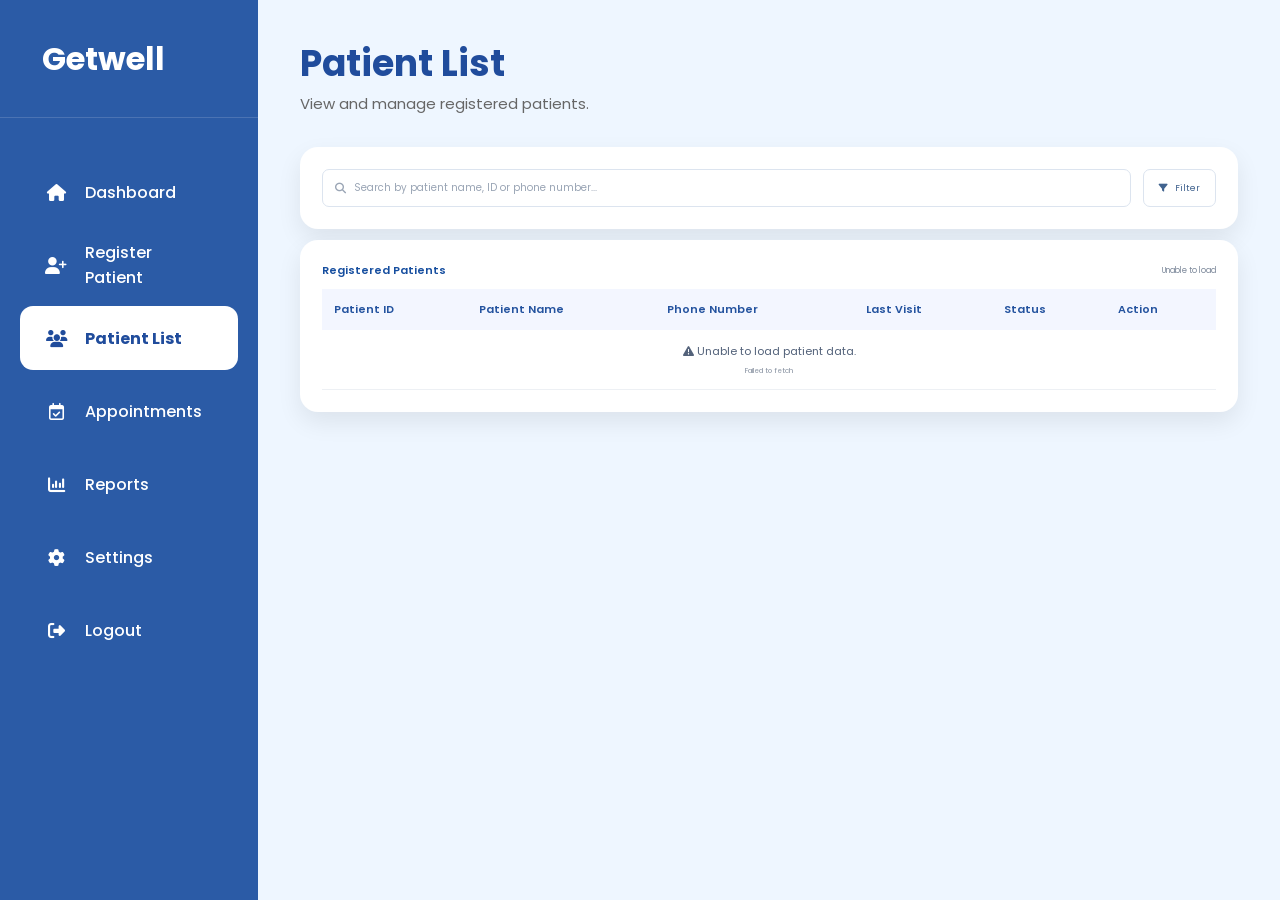
<file: patient-list.html>
<!DOCTYPE html>
<html lang="en">
<head>
  <meta charset="UTF-8">
  <meta name="viewport" content="width=device-width, initial-scale=1.0">

  <title>Patient List - Getwell</title>

  <!-- Poppins -->
  <link rel="preconnect" href="https://fonts.googleapis.com">
  <link rel="preconnect" href="https://fonts.gstatic.com" crossorigin>
  <link
    href="https://fonts.googleapis.com/css2?family=Poppins:wght@400;500;600;700&display=swap"
    rel="stylesheet"
  >

  <!-- Font Awesome -->
  <link
    rel="stylesheet"
    href="https://cdnjs.cloudflare.com/ajax/libs/font-awesome/6.5.2/css/all.min.css"
  >

  <style>

    /* =========================
       GLOBAL
    ========================= */

    * {
      box-sizing: border-box;
      margin: 0;
      padding: 0;
      font-family: 'Poppins', sans-serif;
    }

    body {
      background: #eef5fc;
      color: #17325c;
      min-height: 100vh;
    }


    /* =========================
       SIDEBAR
    ========================= */

    .sidebar {
      width: 180px;
      min-height: 100vh;
      background: #2858a3;
      color: white;
      position: fixed;
      left: 0;
      top: 0;
      bottom: 0;
    }

    .logo {
      height: 84px;
      display: flex;
      align-items: center;
      padding-left: 24px;
      font-size: 20px;
      font-weight: 700;
      border-bottom: 1px solid rgba(255,255,255,0.15);
    }

    .nav {
      padding: 22px 14px;
    }

    .nav a {
      height: 44px;
      display: flex;
      align-items: center;
      gap: 12px;
      padding: 0 16px;
      margin-bottom: 5px;
      border-radius: 9px;
      color: white;
      text-decoration: none;
      font-size: 11px;
      font-weight: 500;
    }

    .nav a:hover {
      background: rgba(255,255,255,0.10);
    }

    .nav a.active {
      background: white;
      color: #2858a3;
      font-weight: 600;
    }

    .nav-icon {
      width: 16px;
      text-align: center;
      font-size: 11px;
    }


    /* =========================
       MAIN
    ========================= */

    .main {
      margin-left: 180px;
      width: calc(100% - 180px);
      min-height: 100vh;
      padding: 16px 26px 35px;
    }


    /* =========================
       HEADER
    ========================= */

    .header {
      display: flex;
      justify-content: space-between;
      align-items: flex-start;
      margin-bottom: 17px;
    }

    .header h1 {
      color: #24539f;
      font-size: 24px;
      font-weight: 600;
      line-height: 1.2;
      margin-bottom: 4px;
    }

    .header p {
      color: #73819a;
      font-size: 10px;
    }


    /* =========================
       SEARCH / TOP BAR
    ========================= */

    .top-bar {
      background: white;
      border-radius: 11px;
      padding: 13px;
      display: flex;
      justify-content: space-between;
      align-items: center;
      gap: 12px;
      margin-bottom: 11px;
      box-shadow: 0 3px 12px rgba(37, 76, 130, 0.07);
    }

    .search-box {
      flex: 1;
      height: 38px;
      border: 1px solid #dce4ef;
      border-radius: 7px;
      display: flex;
      align-items: center;
      padding: 0 12px;
      color: #9aa5b5;
    }

    .search-box i {
      font-size: 11px;
      margin-right: 8px;
    }

    .search-box input {
      border: none;
      outline: none;
      width: 100%;
      font-size: 10px;
      color: #17325c;
      font-family: 'Poppins', sans-serif;
    }

    .search-box input::placeholder {
      color: #9aa5b5;
    }

    .filter-btn {
      height: 38px;
      padding: 0 15px;
      border: 1px solid #dce4ef;
      background: white;
      color: #41638f;
      border-radius: 7px;
      font-size: 9px;
      cursor: pointer;
      font-family: 'Poppins', sans-serif;
    }

    .filter-btn i {
      margin-right: 5px;
    }


    /* =========================
       PATIENT TABLE
    ========================= */

    .patient-panel {
      background: white;
      border-radius: 11px;
      padding: 13px;
      box-shadow: 0 3px 12px rgba(37, 76, 130, 0.07);
    }

    .panel-header {
      display: flex;
      justify-content: space-between;
      align-items: center;
      margin-bottom: 10px;
    }

    .panel-header h2 {
      color: #164e9f;
      font-size: 11px;
      font-weight: 600;
    }

    .patient-count {
      color: #7d899b;
      font-size: 8px;
    }

    table {
      width: 100%;
      border-collapse: collapse;
    }

    thead {
      background: #f1f5fd;
    }

    th {
      text-align: left;
      padding: 10px 9px;
      color: #24539f;
      font-size: 8px;
      font-weight: 600;
    }

    td {
      padding: 11px 9px;
      border-bottom: 1px solid #edf0f5;
      font-size: 8px;
      color: #53627a;
    }

    tbody tr:hover {
      background: #fafcff;
    }

    .patient-id {
      color: #6c7c96;
      font-size: 7px;
    }

    .patient-name {
      color: #17325c;
      font-weight: 600;
    }

    .status-badge {
      display: inline-flex;
      align-items: center;
      gap: 4px;
      padding: 4px 7px;
      border-radius: 8px;
      font-size: 7px;
    }

    .status-badge.active {
      background: #e4f8ed;
      color: #0b9a5c;
    }

    .status-badge.inactive {
      background: #f1f3f6;
      color: #7a8493;
    }

    .view-btn {
      border: none;
      background: #eef3ff;
      color: #315fc0;
      padding: 6px 10px;
      border-radius: 6px;
      font-size: 7px;
      cursor: pointer;
      font-family: 'Poppins', sans-serif;
    }

    .view-btn:hover {
      background: #e2eaff;
    }


    /* =========================
       PROFILE MODAL
    ========================= */

    .modal {
      display: none;
      position: fixed;
      inset: 0;
      background: rgba(19, 38, 66, 0.48);
      align-items: center;
      justify-content: center;
      z-index: 1000;
      padding: 20px;
    }

    .profile-modal {
      width: min(920px, 95vw);
      max-height: 92vh;
      overflow-y: auto;
      background: white;
      border-radius: 18px;
      padding: 27px;
      position: relative;
      box-shadow: 0 20px 55px rgba(0,0,0,0.20);
    }


    /* =========================
       PROFILE HEADER
    ========================= */

    .profile-header {
      display: flex;
      justify-content: space-between;
      align-items: flex-start;
      margin-bottom: 19px;
    }

    .profile-left {
      display: flex;
      align-items: center;
      gap: 14px;
    }

    .profile-avatar {
      width: 58px;
      height: 58px;
      border-radius: 13px;
      background: #315df4;
      color: white;
      display: flex;
      align-items: center;
      justify-content: center;
      font-size: 17px;
      font-weight: 600;
      flex-shrink: 0;
    }

    .profile-name {
      color: #24539f;
      font-size: 22px;
      font-weight: 600;
      line-height: 1.2;
    }

    .profile-id {
      color: #7c8aa0;
      font-size: 9px;
      margin-top: 3px;
    }

    .profile-right {
      display: flex;
      align-items: center;
      gap: 18px;
    }

    .active-badge {
      background: #e1f8ec;
      color: #0a9b59;
      border-radius: 20px;
      padding: 8px 14px;
      font-size: 9px;
      font-weight: 600;
    }

    .modal-close {
      border: none;
      background: transparent;
      color: #7e899a;
      font-size: 20px;
      cursor: pointer;
    }

    .edit-modal-card {
      width: min(650px, 94vw);
      background: #fff;
      border-radius: 18px;
      padding: 24px;
      box-shadow: 0 20px 55px rgba(0,0,0,.20);
    }

    .edit-modal-header {
      display:flex;
      align-items:flex-start;
      justify-content:space-between;
      gap:15px;
      margin-bottom:20px;
    }

    .edit-modal-header h3 {
      color:#204c9c;
      font-size:18px;
      font-weight:700;
      margin-bottom:3px;
    }

    .edit-modal-header p {
      color:#7d899b;
      font-size:10px;
    }

    .edit-form-grid {
      display:grid;
      grid-template-columns:repeat(2,minmax(0,1fr));
      gap:14px;
    }

    .edit-field {
      display:flex;
      flex-direction:column;
      gap:6px;
    }

    .edit-full { grid-column:1/-1; }

    .edit-field label {
      color:#52627a;
      font-size:10px;
      font-weight:600;
    }

    .edit-field input, .edit-field select, .edit-field textarea {
      width:100%;
      border:1px solid #dce2eb;
      border-radius:9px;
      padding:10px 11px;
      outline:none;
      color:#17325c;
      background:#fff;
      font-family:Poppins,sans-serif;
      font-size:11px;
    }

    .edit-field input, .edit-field select { height:40px; }
    .edit-field textarea { min-height:78px; resize:vertical; }
    .edit-field input:focus, .edit-field select:focus, .edit-field textarea:focus {
      border-color:#315df4;
      box-shadow:0 0 0 3px rgba(49,93,244,.08);
    }

    .edit-modal-footer {
      display:flex;
      justify-content:flex-end;
      gap:9px;
      margin-top:20px;
    }

    .secondary-edit, .primary-edit {
      border:0;
      border-radius:9px;
      padding:10px 15px;
      font-family:Poppins,sans-serif;
      font-size:10px;
      font-weight:600;
      cursor:pointer;
    }

    .secondary-edit { background:#f1f4fb; color:#52627a; }
    .primary-edit { background:#315df4; color:#fff; }
    .primary-edit:disabled { opacity:.6; cursor:wait; }

    @media(max-width:600px){
      .edit-form-grid{grid-template-columns:1fr;}
      .edit-full{grid-column:auto;}
    }


    /* =========================
       PROFILE SUMMARY
    ========================= */

    .profile-summary {
      display: grid;
      grid-template-columns: repeat(4, 1fr);
      gap: 10px;
      margin-bottom: 20px;
    }

    .summary-box {
      background: #f5f8fc;
      border-radius: 11px;
      padding: 14px;
      min-height: 78px;
    }

    .summary-label {
      color: #7a889d;
      font-size: 8px;
      margin-bottom: 8px;
    }

    .summary-value {
      color: #234b89;
      font-size: 11px;
      font-weight: 600;
    }

    .next-appointment {
      position: relative;
    }

    .edit-appointment {
      position: absolute;
      right: 10px;
      top: 9px;
      width: 28px;
      height: 28px;
      border: none;
      border-radius: 7px;
      background: #edf2ff;
      color: #315df4;
      cursor: pointer;
    }


    /* =========================
       SECTION
    ========================= */

    .profile-section {
      border-top: 1px solid #e2e7ee;
      padding-top: 18px;
      margin-top: 18px;
    }

    .profile-section h3 {
      color: #24539f;
      font-size: 15px;
      font-weight: 600;
      margin-bottom: 14px;
    }


    /* =========================
       APPOINTMENT INFORMATION
    ========================= */

    .appointment-info {
      display: grid;
      grid-template-columns: 1fr 1fr 1fr;
      gap: 25px;
      padding-bottom: 17px;
    }

    .info-label {
      color: #7a889d;
      font-size: 8px;
      margin-bottom: 8px;
    }

    .info-value {
      color: #173b70;
      font-size: 10px;
      font-weight: 600;
    }


    /* =========================
       HISTORY
    ========================= */

    .history-table {
      width: 100%;
      border-collapse: collapse;
    }

    .history-table thead {
      background: #f0f4fc;
    }

    .history-table th {
      padding: 10px;
      font-size: 8px;
      color: #24539f;
    }

    .history-table td {
      padding: 11px 10px;
      font-size: 8px;
      color: #53627a;
      border-bottom: 1px solid #e8ecf2;
    }

    .history-table td:first-child {
      color: #24539f;
      font-weight: 600;
    }

    .note-text {
      color: #53627a;
    }


    /* =========================
       MODAL FOOTER
    ========================= */

    .modal-footer {
      display: flex;
      justify-content: flex-end;
      margin-top: 20px;
    }

    .close-button {
      border: none;
      background: #f0f4fc;
      color: #24539f;
      border-radius: 9px;
      padding: 11px 17px;
      font-size: 9px;
      font-weight: 600;
      cursor: pointer;
      font-family: 'Poppins', sans-serif;
    }


    /* =========================
       RESPONSIVE
    ========================= */

    @media (max-width: 900px) {

      .profile-summary {
        grid-template-columns: repeat(2, 1fr);
      }

      .appointment-info {
        grid-template-columns: 1fr 1fr;
      }

    }


    @media (max-width: 700px) {

      .sidebar {
        width: 160px;
      }

      .main {
        margin-left: 160px;
        width: calc(100% - 160px);
        padding: 15px;
      }

      .profile-summary {
        grid-template-columns: 1fr;
      }

      .appointment-info {
        grid-template-columns: 1fr;
      }

      .patient-panel {
        overflow-x: auto;
      }

      table {
        min-width: 700px;
      }

    }

  <style>
/* === GETWELL MASTER APPOINTMENTS VISUAL SYSTEM === */
html{font-size:16px!important}
body{background:#eef6ff!important;color:#17325c!important;font-family:"Poppins",sans-serif!important;margin:0!important;min-height:100vh!important}
.sidebar{position:fixed!important;top:0!important;left:0!important;bottom:0!important;width:258px!important;height:100vh!important;background:#2b5ba6!important;color:#fff!important;z-index:1000!important}
.logo{height:118px!important;display:flex!important;align-items:center!important;padding-left:42px!important;border-bottom:1px solid rgba(255,255,255,.15)!important;font-size:32px!important;font-weight:700!important}
.nav{padding:42px 20px!important}
.nav a,.menu-link{width:100%!important;height:64px!important;display:flex!important;align-items:center!important;gap:18px!important;padding:0 25px!important;margin-bottom:9px!important;border-radius:13px!important;color:#fff!important;text-decoration:none!important;font-size:16px!important;font-weight:500!important}
.nav a:hover,.menu-item:hover{background:rgba(255,255,255,.10)!important}
.nav a.active,.menu-item.active{background:#fff!important;color:#204c9c!important;font-weight:700!important}
.nav-icon{width:22px!important;display:flex!important;align-items:center!important;justify-content:center!important;font-size:17px!important}
.main,.main-content{margin-left:258px!important;width:calc(100% - 258px)!important;min-height:100vh!important;padding:42px 42px 55px!important}
.container{max-width:none!important;margin:0!important;padding:0!important}
.header,.page-header{display:flex!important;justify-content:space-between!important;align-items:flex-start!important;margin-bottom:32px!important}
.header h1,.page-title h1{color:#204c9c!important;font-size:36px!important;line-height:1.2!important;font-weight:700!important;margin-bottom:7px!important}
.header p,.page-title p{color:#666!important;font-size:15px!important;margin-top:0!important}
.cards,.summary-grid{display:grid!important;grid-template-columns:repeat(4,minmax(0,1fr))!important;gap:18px!important;margin-bottom:22px!important}
.card,.section,.report-box,.activity,.search-section,.patient-panel,.top-bar{background:#fff!important;border-radius:18px!important;padding:22px!important;box-shadow:0 10px 25px rgba(0,0,0,.08)!important}
.card h3,.report-box h2,.activity h2,.search-section h2,.section h2{color:#204c9c!important}
.number{color:#17325c!important;font-size:28px!important;font-weight:700!important}
table{width:100%!important;border-collapse:collapse!important}
th{background:#f3f6ff!important;color:#24539f!important;padding:12px!important;font-size:11px!important}
td{padding:13px 12px!important;border-bottom:1px solid #edf0f4!important;font-size:11px!important;color:#53627a!important}
input,select,textarea{border-color:#dce2eb!important;border-radius:10px!important;font-family:"Poppins",sans-serif!important}
button{font-family:"Poppins",sans-serif!important}
@media(max-width:1100px){.cards,.summary-grid{grid-template-columns:repeat(2,minmax(0,1fr))!important}}
@media(max-width:850px){.sidebar{width:180px!important}.main,.main-content{margin-left:180px!important;width:calc(100% - 180px)!important;padding:30px 20px!important}.cards,.summary-grid{grid-template-columns:1fr!important}}
@media(max-width:600px){.sidebar{position:relative!important;width:100%!important;height:auto!important}.logo{height:75px!important}.nav{padding:15px!important}.nav a,.menu-link{height:45px!important}.main,.main-content{margin-left:0!important;width:100%!important;padding:25px 15px!important}}
</style>
<script src="api.js"></script>
</head>


<body>


  <!-- =========================
       SIDEBAR
  ========================= -->

  <aside class="sidebar">

    <div class="logo">
      Getwell
    </div>

    <nav class="nav">

      <a href="admin-dashboard.html">
        <span class="nav-icon">
          <i class="fa-solid fa-house"></i>
        </span>
        Dashboard
      </a>

      <a href="register-patient.html">
        <span class="nav-icon">
          <i class="fa-solid fa-user-plus"></i>
        </span>
        Register Patient
      </a>

      <a href="patient-list.html" class="active">
        <span class="nav-icon">
          <i class="fa-solid fa-users"></i>
        </span>
        Patient List
      </a>

      <a href="appointments.html">
        <span class="nav-icon">
          <i class="fa-regular fa-calendar-check"></i>
        </span>
        Appointments
      </a>

      <a href="reports.html">
        <span class="nav-icon">
          <i class="fa-solid fa-chart-column"></i>
        </span>
        Reports
      </a>

      <a href="#">
        <span class="nav-icon">
          <i class="fa-solid fa-gear"></i>
        </span>
        Settings
      </a>

      <a href="admin-login.html">
        <span class="nav-icon">
          <i class="fa-solid fa-right-from-bracket"></i>
        </span>
        Logout
      </a>

    </nav>

  </aside>



  <!-- =========================
       MAIN
  ========================= -->

  <main class="main">

    <div class="header">

      <div>

        <h1>
          Patient List
        </h1>

        <p>
          View and manage registered patients.
        </p>

      </div>

    </div>


    <!-- =========================
         SEARCH
    ========================= -->

    <div class="top-bar">

      <div class="search-box">

        <i class="fa-solid fa-magnifying-glass"></i>

        <input
          type="text"
          id="patientSearch"
          placeholder="Search by patient name, ID or phone number..."
          onkeyup="searchPatients()"
        >

      </div>

      <button class="filter-btn">

        <i class="fa-solid fa-filter"></i>

        Filter

      </button>

    </div>



    <!-- =========================
         PATIENT TABLE
    ========================= -->

    <div class="patient-panel">

      <div class="panel-header">

        <h2>
          Registered Patients
        </h2>

        <span class="patient-count" id="patientCount">
          Loading...
        </span>

      </div>


      <table id="patientTable">

        <thead>

          <tr>

            <th>Patient ID</th>

            <th>Patient Name</th>

            <th>Phone Number</th>

            <th>Last Visit</th>

            <th>Status</th>

            <th>Action</th>

          </tr>

        </thead>


        <tbody id="patientTableBody">
          <tr>
            <td colspan="6" style="text-align:center;padding:28px;color:#7d899b;">
              Loading patients...
            </td>
          </tr>
        </tbody>

      </table>

    </div>

  </main>



  <!-- =====================================================
       PATIENT PROFILE MODAL
       SAME STYLE AS APPOINTMENTS PAGE
  ====================================================== -->

  <div
    class="modal"
    id="profileModal"
  >

    <div class="profile-modal">


      <!-- PROFILE HEADER -->

      <div class="profile-header">

        <div class="profile-left">

          <div
            class="profile-avatar"
            id="profileAvatar"
          >
            NI
          </div>

          <div>

            <div
              class="profile-name"
              id="profileName"
            >
              Nurul Iman
            </div>

            <div
              class="profile-id"
              id="profileId"
            >
              GW0001
            </div>

          </div>

        </div>


        <div class="profile-right">

          <div
            class="active-badge"
            id="profileStatus"
          >
            Active
          </div>

          <button
            class="modal-close"
            onclick="closeProfile()"
          >
            <i class="fa-solid fa-xmark"></i>
          </button>

        </div>

      </div>



      <!-- PROFILE SUMMARY -->

      <div class="profile-summary">


        <div class="summary-box">

          <div class="summary-label">
            Phone Number
          </div>

          <div
            class="summary-value"
            id="profilePhone"
          >
            012-3456789
          </div>

        </div>


        <div class="summary-box">

          <div class="summary-label">
            Current Weight
          </div>

          <div
            class="summary-value"
            id="profileWeight"
          >
            60 kg
          </div>

        </div>


        <div class="summary-box">

          <div class="summary-label">
            Last Visit
          </div>

          <div
            class="summary-value"
            id="profileLastVisit"
          >
            10 Aug 2026
          </div>

        </div>


        <div class="summary-box next-appointment">

          <div class="summary-label">
            Next Appointment
          </div>

          <div
            class="summary-value"
            id="profileNextAppointment"
          >
            —
          </div>

          <button class="edit-appointment" id="editAppointmentBtn" type="button" title="Edit next appointment">
            <i class="fa-solid fa-pen"></i>
          </button>

        </div>

      </div>



      <!-- APPOINTMENT INFORMATION -->

      <div class="profile-section">

        <h3>
          Appointment Information
        </h3>


        <div class="appointment-info">


          <div>

            <div class="info-label">
              Doctor
            </div>

            <div
              class="info-value"
              id="profileDoctor"
            >
              Dr. Aaron
            </div>

          </div>


          <div>

            <div class="info-label">
              Appointment Type
            </div>

            <div
              class="info-value"
              id="profileAppointmentType"
            >
              Weight Loss Consultation
            </div>

          </div>


          <div>

            <div class="info-label">
              Status
            </div>

            <div
              class="info-value"
              id="profileAppointmentStatus"
            >
              Scheduled
            </div>

          </div>


        </div>

      </div>



      <!-- RECENT HISTORY -->

      <div class="profile-section">

        <h3>
          Recent Appointment History
        </h3>


        <table class="history-table">

          <thead>

            <tr>

              <th>S/N</th>

              <th>Billed Date</th>

              <th>Reason of Visit</th>

              <th>Doctor Attended</th>

              <th>Remarks</th>

            </tr>

          </thead>


          <tbody id="historyBody">

          </tbody>

        </table>

      </div>



      <!-- FOOTER -->

      <div class="modal-footer">

        <button
          class="close-button"
          onclick="closeProfile()"
        >
          Close
        </button>

      </div>


    </div>

  </div>



  <!-- =========================
       JAVASCRIPT
  ========================= -->

  <!-- EDIT APPOINTMENT MODAL -->
  <div class="modal" id="editAppointmentModal" aria-hidden="true">
    <div class="edit-modal-card">
      <div class="edit-modal-header">
        <div>
          <h3>Edit Appointment</h3>
          <p id="editAppointmentPatient">Patient</p>
        </div>
        <button class="modal-close" type="button" onclick="closeEditAppointment()">
          <i class="fa-solid fa-xmark"></i>
        </button>
      </div>

      <input type="hidden" id="editAppointmentId">

      <div class="edit-form-grid">
        <div class="edit-field">
          <label>Doctor</label>
          <input id="editAppointmentDoctor" type="text">
        </div>
        <div class="edit-field">
          <label>Appointment Type</label>
          <input id="editAppointmentType" type="text">
        </div>
        <div class="edit-field">
          <label>Date</label>
          <input id="editAppointmentDate" type="date">
        </div>
        <div class="edit-field">
          <label>Time</label>
          <input id="editAppointmentTime" type="time">
        </div>
        <div class="edit-field">
          <label>Status</label>
          <select id="editAppointmentStatus">
            <option>Scheduled</option>
            <option>Confirmed</option>
            <option>Rescheduled</option>
            <option>Completed</option>
            <option>No Show</option>
            <option>Missed</option>
            <option>Cancelled</option>
          </select>
        </div>
        <div class="edit-field edit-full">
          <label>Remarks</label>
          <textarea id="editAppointmentRemarks" rows="3"></textarea>
        </div>
      </div>

      <div class="edit-modal-footer">
        <button class="secondary-edit" type="button" onclick="closeEditAppointment()">Cancel</button>
        <button class="primary-edit" id="saveAppointmentEditBtn" type="button" onclick="saveAppointmentEdit()">Save Changes</button>
      </div>
    </div>
  </div>

  <script>
    /* =========================================================
       GETWELL PATIENT LIST — GOOGLE SHEETS BACKEND
       The UI/design is unchanged. This script only replaces
       the old hard-coded demo patient data with live data.
    ========================================================= */

    const API_URL = GETWELL_API_URL;

    let patients = {};
    let patientList = [];
    let appointments = [];

    function escapeHtml(value) {
      return String(value ?? "")
        .replace(/&/g, "&amp;")
        .replace(/</g, "&lt;")
        .replace(/>/g, "&gt;")
        .replace(/"/g, "&quot;")
        .replace(/'/g, "&#039;");
    }

    function parseDateValue(value) {
      if (!value) return null;
      const raw = String(value).trim();
      if (!raw) return null;

      // ISO date / datetime: 2026-08-10 or 2026-08-10 09:00
      let m = raw.match(/^(\d{4})-(\d{1,2})-(\d{1,2})/);
      if (m) {
        const d = new Date(Number(m[1]), Number(m[2]) - 1, Number(m[3]));
        return isNaN(d.getTime()) ? null : d;
      }

      // Google/Sheets-friendly readable date: 10 Aug 2026
      m = raw.match(/^(\d{1,2})\s+([A-Za-z]{3,9})\s+(\d{4})/);
      if (m) {
        const months = {jan:0,feb:1,mar:2,apr:3,may:4,jun:5,jul:6,aug:7,sep:8,oct:9,nov:10,dec:11};
        const month = months[m[2].slice(0,3).toLowerCase()];
        if (month !== undefined) {
          const d = new Date(Number(m[3]), month, Number(m[1]));
          return isNaN(d.getTime()) ? null : d;
        }
      }

      // Last resort for other browser-readable date strings.
      const d = new Date(raw);
      return isNaN(d.getTime()) ? null : d;
    }

    function toISODate(value) {
      const d = parseDateValue(value);
      if (!d) return "";
      const y = d.getFullYear();
      const m = String(d.getMonth() + 1).padStart(2, "0");
      const day = String(d.getDate()).padStart(2, "0");
      return `${y}-${m}-${day}`;
    }

    function formatDate(value) {
      if (!value) return "—";
      const d = parseDateValue(value);
      if (!d) return String(value);
      return d.toLocaleDateString("en-GB", {
        day: "2-digit",
        month: "short",
        year: "numeric"
      });
    }

    function formatAppointment(date, time) {
      if (!date) return "—";
      const d = formatDate(date);
      return time ? `${d} · ${formatTime(time)}` : d;
    }

    function formatTime(value) {
      if (!value) return "";
      const raw = String(value).trim();

      // Supports normal HH:mm / HH:mm:ss as well as Google Sheets
      // time-only cells that arrive as "1899-12-30 HH:mm:ss".
      const match = raw.match(/(?:T|\s|^)(\d{1,2}):(\d{2})(?::\d{2})?/);
      if (!match) return raw;

      let hour = Number(match[1]);
      const minute = match[2];
      const suffix = hour >= 12 ? "PM" : "AM";
      hour = hour % 12 || 12;
      return `${hour}:${minute} ${suffix}`;
    }

    function initials(name) {
      const parts = String(name || "").trim().split(/\s+/).filter(Boolean);
      if (!parts.length) return "PT";
      if (parts.length === 1) return parts[0].slice(0, 2).toUpperCase();
      return (parts[0][0] + parts[parts.length - 1][0]).toUpperCase();
    }

    function normalizeStatus(status) {
      const value = String(status || "Active").trim();
      return value || "Active";
    }

    function statusClass(status) {
      return String(status).toLowerCase() === "active" ? "active" : "inactive";
    }

    function getLatestCompletedAppointment(patientId) {
      const rows = appointments
        .filter(a =>
          String(a.patient_id) === String(patientId) &&
          String(a.status || "").toLowerCase() === "completed"
        )
        .sort((a,b) =>
          String(b.appointment_date || "").localeCompare(String(a.appointment_date || "")) ||
          String(b.appointment_time || "").localeCompare(String(a.appointment_time || ""))
        );

      return rows[0] || null;
    }

    function appointmentDateTime(appointment) {
      const date = parseDateValue(appointment?.appointment_date);
      if (!date) return null;

      const rawTime = String(appointment?.appointment_time || "").trim();
      const match = rawTime.match(/(?:T|\s|^)(\d{1,2}):([0-5]\d)/);
      if (match) {
        date.setHours(Number(match[1]), Number(match[2]), 0, 0);
      } else {
        date.setHours(0, 0, 0, 0);
      }
      return date;
    }

    function getNextAppointmentRecord(patientId) {
      const now = new Date();
      const upcomingStatuses = ["scheduled", "confirmed", "rescheduled"];

      const upcoming = appointments
        .filter(a =>
          String(a.patient_id) === String(patientId) &&
          upcomingStatuses.includes(String(a.status || "").trim().toLowerCase()) &&
          appointmentDateTime(a)
        )
        .sort((a,b) => appointmentDateTime(a) - appointmentDateTime(b));

      return upcoming.find(a => appointmentDateTime(a) >= now) || null;
    }

    function getNextAppointment(patient) {
      const next = getNextAppointmentRecord(patient.patient_id);
      if (next) return formatAppointment(next.appointment_date, next.appointment_time);
      return patient.next_appointment ? formatDate(patient.next_appointment) : "—";
    }

    function buildPatientObject(patient) {
      const lastVisit = getLatestCompletedAppointment(patient.patient_id);

      const history = appointments
        .filter(a => String(a.patient_id) === String(patient.patient_id))
        .sort((a,b) =>
          String(b.appointment_date || "").localeCompare(String(a.appointment_date || "")) ||
          String(b.appointment_time || "").localeCompare(String(a.appointment_time || ""))
        )
        .map(a => ({
          date: formatAppointment(a.appointment_date, a.appointment_time),
          reason: a.appointment_type || "—",
          doctor: a.doctor || patient.attending_doctor || "—",
          remarks: a.remarks || "—",
          status: a.status || "—"
        }));

      return {
        initials: initials(patient.full_name),
        name: patient.full_name || "Unnamed Patient",
        id: patient.patient_id || "—",
        phone: patient.phone || "—",
        weight: patient.current_weight_kg ? `${patient.current_weight_kg} kg` : "—",
        lastVisit: lastVisit ? formatAppointment(lastVisit.appointment_date, lastVisit.appointment_time) : "—",
        nextAppointment: getNextAppointment(patient),
        nextAppointmentRecord: getNextAppointmentRecord(patient.patient_id),
        doctor: patient.attending_doctor || "—",
        appointmentType: patient.appointment_type || "—",
        appointmentStatus: history.length ? history[0].status : "No Appointment",
        status: normalizeStatus(patient.status),
        history
      };
    }

    async function apiGet(action) {
      const url = `${API_URL}?action=${encodeURIComponent(action)}`;
      const response = await fetch(url, {
        method: "GET",
        cache: "no-store"
      });

      if (!response.ok) {
        throw new Error(`Backend request failed (${response.status})`);
      }

      const data = await response.json();

      if (!data.ok) {
        throw new Error(data.error || "Backend returned an error.");
      }

      return data;
    }

    async function loadPatients() {
      const tbody = document.getElementById("patientTableBody");
      const count = document.getElementById("patientCount");

      try {
        const [patientResponse, appointmentResponse] = await Promise.all([
          apiGet("getPatients"),
          apiGet("getAppointments")
        ]);

        patientList = Array.isArray(patientResponse.patients)
          ? patientResponse.patients
          : [];

        appointments = Array.isArray(appointmentResponse.appointments)
          ? appointmentResponse.appointments
          : [];

        patients = {};
        patientList.forEach(patient => {
          patients[patient.patient_id] = buildPatientObject(patient);
        });

        renderPatientTable(patientList);

      } catch (error) {
        console.error("Getwell Patient List:", error);

        count.textContent = "Unable to load";

        tbody.innerHTML = `
          <tr>
            <td colspan="6" style="text-align:center;padding:28px;color:#d73542;">
              <i class="fa-solid fa-triangle-exclamation"></i>
              Unable to load patient data.
              <div style="font-size:7px;margin-top:6px;color:#8a94a3;">
                ${escapeHtml(error.message)}
              </div>
            </td>
          </tr>
        `;
      }
    }

    function renderPatientTable(list) {
      const tbody = document.getElementById("patientTableBody");
      const count = document.getElementById("patientCount");

      count.textContent = `${list.length} ${list.length === 1 ? "Patient" : "Patients"}`;

      if (!list.length) {
        tbody.innerHTML = `
          <tr>
            <td colspan="6" style="text-align:center;padding:28px;color:#7d899b;">
              No patients found.
            </td>
          </tr>
        `;
        return;
      }

      tbody.innerHTML = list.map(patient => {
        const status = normalizeStatus(patient.status);
        const cls = statusClass(status);

        return `
          <tr>
            <td>${escapeHtml(patient.patient_id || "—")}</td>

            <td>
              <div class="patient-name">
                ${escapeHtml(patient.full_name || "Unnamed Patient")}
              </div>
            </td>

            <td>${escapeHtml(patient.phone || "—")}</td>

            <td>${escapeHtml(formatDate(getLatestCompletedAppointment(patient.patient_id)?.appointment_date))}</td>

            <td>
              <span class="status-badge ${cls}">
                <i class="fa-solid fa-circle"></i>
                ${escapeHtml(status)}
              </span>
            </td>

            <td>
              <button
                class="view-btn"
                onclick="openProfile('${escapeHtml(patient.patient_id)}')"
              >
                <i class="fa-regular fa-eye"></i>
                View Profile
              </button>
            </td>
          </tr>
        `;
      }).join("");
    }

    /* =========================
       OPEN PROFILE
    ========================= */

    function openProfile(patientId) {
      window.location.href = `patient-details.html?id=${encodeURIComponent(patientId)}`; return;
      const patient = patients[patientId];

      if (!patient) return;

      document.getElementById("profileAvatar").textContent = patient.initials;
      document.getElementById("profileName").textContent = patient.name;
      document.getElementById("profileId").textContent = patient.id;
      document.getElementById("profilePhone").textContent = patient.phone;
      document.getElementById("profileWeight").textContent = patient.weight;
      document.getElementById("profileLastVisit").textContent = patient.lastVisit;
      document.getElementById("profileNextAppointment").textContent = patient.nextAppointment;
      document.getElementById("profileDoctor").textContent = patient.doctor;
      document.getElementById("profileAppointmentType").textContent = patient.appointmentType;
      document.getElementById("profileAppointmentStatus").textContent = patient.appointmentStatus;

      const statusElement = document.getElementById("profileStatus");
      statusElement.textContent = patient.status;

      if (String(patient.status).toLowerCase() === "active") {
        statusElement.style.background = "#e1f8ec";
        statusElement.style.color = "#0a9b59";
      } else {
        statusElement.style.background = "#f1f3f6";
        statusElement.style.color = "#7a8493";
      }

      const historyBody = document.getElementById("historyBody");
      historyBody.innerHTML = "";

      if (!patient.history.length) {
        historyBody.innerHTML = `
          <tr>
            <td colspan="5" style="text-align:center;color:#7d899b;padding:20px;">
              No appointment history.
            </td>
          </tr>
        `;
      } else {
        patient.history.forEach((item, index) => {
          const row = document.createElement("tr");

          row.innerHTML = `
            <td>${index + 1}</td>
            <td>${escapeHtml(item.date)}</td>
            <td>${escapeHtml(item.reason)}</td>
            <td>${escapeHtml(item.doctor)}</td>
            <td class="note-text">${escapeHtml(item.remarks || "—")}</td>
          `;

          historyBody.appendChild(row);
        });
      }

      document.getElementById("profileModal").style.display = "flex";
    }

    async function openEditAppointment() {
      const patientId = document.getElementById("profileId").textContent.trim();
      const patient = patients[patientId];
      if (!patient) return;

      const appointment = patient.nextAppointmentRecord;
      if (!appointment) {
        alert("This patient does not have an upcoming appointment to edit.");
        return;
      }

      document.getElementById("editAppointmentId").value = appointment.appointment_id || "";
      document.getElementById("editAppointmentPatient").textContent = `${patient.name} · ${patient.id}`;
      document.getElementById("editAppointmentDoctor").value = appointment.doctor || patient.doctor || "";
      document.getElementById("editAppointmentType").value = appointment.appointment_type || "";
      document.getElementById("editAppointmentDate").value = toISODate(appointment.appointment_date);
      const rawTime = String(appointment.appointment_time || "");
      const timeMatch = rawTime.match(/(?:T|\s|^)(\d{1,2}):(\d{2})/);
      document.getElementById("editAppointmentTime").value = timeMatch
        ? `${String(timeMatch[1]).padStart(2, "0")}:${timeMatch[2]}`
        : "";
      document.getElementById("editAppointmentStatus").value = appointment.status || "Scheduled";
      document.getElementById("editAppointmentRemarks").value = appointment.remarks || "";

      document.getElementById("editAppointmentModal").style.display = "flex";
      document.getElementById("editAppointmentModal").setAttribute("aria-hidden", "false");
    }

    function closeEditAppointment() {
      const modal = document.getElementById("editAppointmentModal");
      modal.style.display = "none";
      modal.setAttribute("aria-hidden", "true");
    }

    async function saveAppointmentEdit() {
      const btn = document.getElementById("saveAppointmentEditBtn");
      const appointmentId = document.getElementById("editAppointmentId").value.trim();
      if (!appointmentId) {
        alert("Appointment ID is missing.");
        return;
      }

      const payload = {
        action: "updateAppointment",
        appointment_id: appointmentId,
        doctor: document.getElementById("editAppointmentDoctor").value.trim(),
        appointment_type: document.getElementById("editAppointmentType").value.trim(),
        appointment_date: document.getElementById("editAppointmentDate").value,
        appointment_time: document.getElementById("editAppointmentTime").value,
        status: document.getElementById("editAppointmentStatus").value,
        remarks: document.getElementById("editAppointmentRemarks").value.trim()
      };

      if (!payload.doctor || !payload.appointment_type || !payload.appointment_date || !payload.appointment_time) {
        alert("Please complete the doctor, appointment type, date and time.");
        return;
      }

      btn.disabled = true;
      btn.textContent = "Saving...";

      try {
        const response = await fetch(API_URL, {
          method: "POST",
          headers: { "Content-Type": "text/plain;charset=utf-8" },
          body: JSON.stringify(payload)
        });
        const data = await response.json();
        if (!data.ok) throw new Error(data.error || "Unable to update appointment.");

        closeEditAppointment();
        await loadPatients();
        const refreshed = patients[document.getElementById("profileId").textContent.trim()];
        if (refreshed) openProfile(refreshed.id);
        alert("Appointment updated successfully.");
      } catch (error) {
        console.error(error);
        alert("The appointment could not be updated.\n\n" + error.message);
      } finally {
        btn.disabled = false;
        btn.textContent = "Save Changes";
      }
    }

    function closeProfile() {
      document.getElementById("profileModal").style.display = "none";
    }

    function searchPatients() {
      const search = document
        .getElementById("patientSearch")
        .value
        .toLowerCase()
        .trim();

      const rows = document.querySelectorAll("#patientTableBody tr");

      rows.forEach(row => {
        const text = row.textContent.toLowerCase();
        row.style.display = text.includes(search) ? "" : "none";
      });
    }

    window.onclick = function(event) {
      const modal = document.getElementById("profileModal");

      if (event.target === modal) {
        closeProfile();
      }
    };

    document.addEventListener("DOMContentLoaded", () => {
      loadPatients();
      document.getElementById("editAppointmentBtn")?.addEventListener("click", openEditAppointment);
    });
</script>

</body>
</html>
</file>
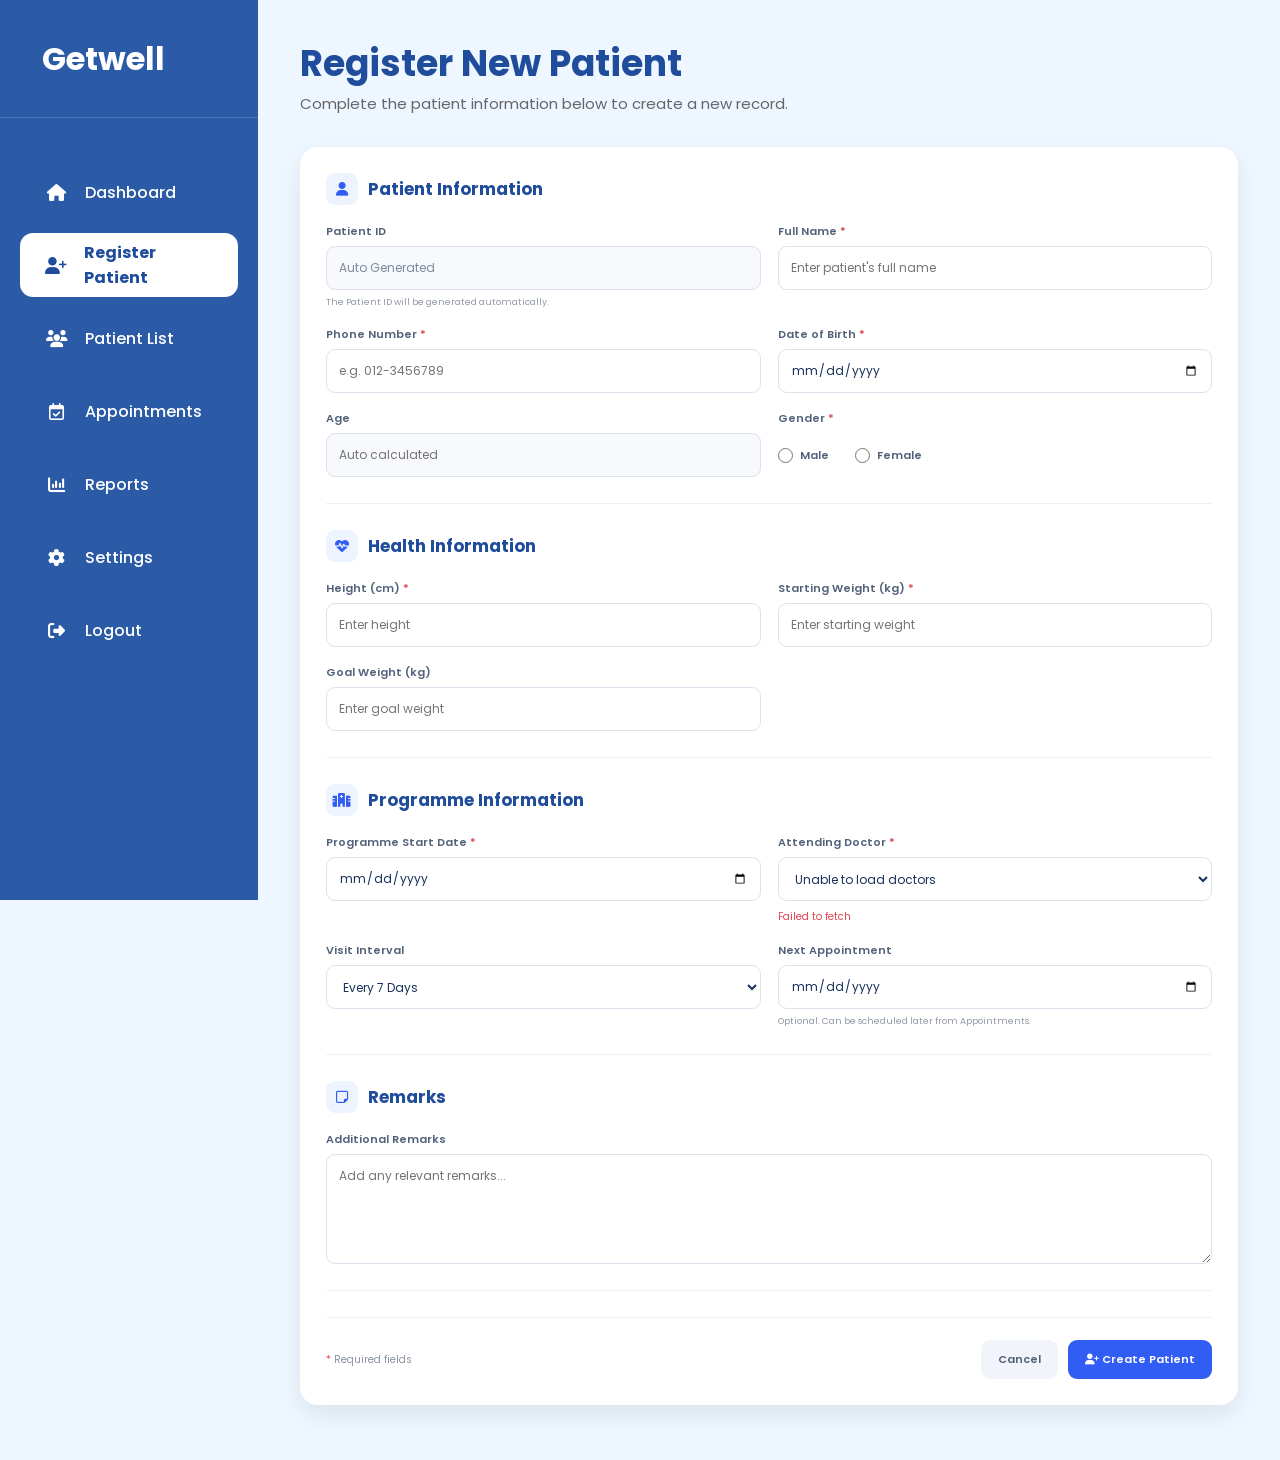
<file: register-patient.html>
<!DOCTYPE html>
<html lang="en">
<head>
<meta charset="UTF-8">
<meta name="viewport" content="width=device-width, initial-scale=1.0">

<title>Register Patient | Getwell Clinic</title>

<link rel="preconnect" href="https://fonts.googleapis.com">
<link rel="preconnect" href="https://fonts.gstatic.com" crossorigin>

<link
  href="https://fonts.googleapis.com/css2?family=Poppins:wght@400;500;600;700&display=swap"
  rel="stylesheet"
>

<link
  rel="stylesheet"
  href="https://cdnjs.cloudflare.com/ajax/libs/font-awesome/6.5.2/css/all.min.css"
>

<style>

*{
  box-sizing:border-box;
  margin:0;
  padding:0;
}

:root{
  --blue:#2b5ba6;
  --dark:#204c9c;
  --accent:#315df4;
  --bg:#eef6ff;
  --text:#17325c;
  --muted:#7b8798;
  --border:#e5eaf1;
  --green:#0b9b61;
  --red:#df4552;
}

body{
  min-height:100vh;
  background:var(--bg);
  color:var(--text);
  font-family:"Poppins",sans-serif;
}

button,
input,
select,
textarea{
  font:inherit;
}

button{
  cursor:pointer;
}

/* =========================================================
   SIDEBAR
========================================================= */

.sidebar{
  position:fixed;
  left:0;
  top:0;
  bottom:0;
  width:258px;
  background:var(--blue);
  color:#fff;
  z-index:100;
}

.logo{
  height:118px;
  display:flex;
  align-items:center;
  padding-left:42px;
  border-bottom:1px solid rgba(255,255,255,.15);
  font-size:32px;
  font-weight:700;
}

.nav{
  padding:42px 20px;
}

.nav a{
  height:64px;
  display:flex;
  align-items:center;
  gap:18px;
  padding:0 25px;
  margin-bottom:9px;
  border-radius:13px;
  color:#fff;
  text-decoration:none;
  font-size:16px;
  font-weight:500;
  transition:.2s ease;
}

.nav a:hover{
  background:rgba(255,255,255,.10);
}

.nav a.active{
  background:#fff;
  color:var(--dark);
  font-weight:700;
}

.nav-icon{
  width:22px;
  display:flex;
  justify-content:center;
  font-size:17px;
}

/* =========================================================
   MAIN
========================================================= */

.main{
  margin-left:258px;
  width:calc(100% - 258px);
  min-height:100vh;
  padding:42px 42px 55px;
}

.page-header{
  display:flex;
  justify-content:space-between;
  align-items:flex-start;
  margin-bottom:32px;
}

.page-title h1{
  color:var(--dark);
  font-size:36px;
  line-height:1.2;
  font-weight:700;
  margin-bottom:7px;
}

.page-title p{
  color:#666;
  font-size:15px;
}

/* =========================================================
   CARD
========================================================= */

.card{
  background:#fff;
  border-radius:18px;
  padding:26px;
  box-shadow:0 10px 25px rgba(0,0,0,.08);
}

.section{
  border-bottom:1px solid #edf0f4;
  padding-bottom:26px;
  margin-bottom:26px;
}

.section:last-of-type{
  border-bottom:0;
  padding-bottom:0;
  margin-bottom:0;
}

.section-title{
  display:flex;
  align-items:center;
  gap:10px;
  color:var(--dark);
  font-size:17px;
  font-weight:700;
  margin-bottom:18px;
}

.section-title i{
  width:32px;
  height:32px;
  display:flex;
  align-items:center;
  justify-content:center;
  border-radius:9px;
  background:#eef4ff;
  color:var(--accent);
  font-size:14px;
}

/* =========================================================
   FORM
========================================================= */

.form-grid{
  display:grid;
  grid-template-columns:repeat(2,minmax(0,1fr));
  gap:17px;
}

.field{
  display:flex;
  flex-direction:column;
  gap:6px;
}

.field.full{
  grid-column:1/-1;
}

.field label{
  color:#52627a;
  font-size:11px;
  font-weight:600;
}

.required{
  color:var(--red);
}

.field input,
.field select,
.field textarea{
  width:100%;
  height:44px;
  border:1px solid #dce2eb;
  border-radius:9px;
  padding:0 12px;
  color:var(--text);
  background:#fff;
  outline:none;
  font-size:12px;
  transition:.2s ease;
}

.field textarea{
  height:110px;
  padding:12px;
  resize:vertical;
}

.field input:focus,
.field select:focus,
.field textarea:focus{
  border-color:var(--accent);
  box-shadow:0 0 0 3px rgba(49,93,244,.08);
}

.field input[readonly]{
  background:#f7f9fc;
  color:#7f8b9c;
}

.helper{
  color:#929aa7;
  font-size:9px;
}

.radio-group{
  height:44px;
  display:flex;
  align-items:center;
  gap:26px;
}

.radio{
  display:flex;
  align-items:center;
  gap:7px;
  color:#53627a;
  font-size:11px;
  font-weight:500;
}

.radio input{
  width:15px;
  height:15px;
  accent-color:var(--accent);
}

/* =========================================================
   LOADING DOCTOR
========================================================= */

.doctor-loading{
  color:#8995a7;
  font-size:10px;
  margin-top:2px;
}

.doctor-error{
  color:var(--red);
  font-size:10px;
  margin-top:2px;
}

/* =========================================================
   FOOTER
========================================================= */

.form-footer{
  display:flex;
  align-items:center;
  justify-content:space-between;
  gap:15px;
  margin-top:26px;
  padding-top:22px;
  border-top:1px solid #edf0f4;
}

.note{
  color:#8a94a3;
  font-size:10px;
}

.actions{
  display:flex;
  gap:10px;
}

.primary,
.secondary{
  border:0;
  border-radius:9px;
  padding:11px 17px;
  font-size:11px;
  font-weight:600;
  transition:.2s ease;
}

.primary{
  background:var(--accent);
  color:#fff;
}

.primary:hover{
  background:#244fdc;
}

.primary:disabled{
  opacity:.65;
  cursor:not-allowed;
}

.secondary{
  background:#f1f4fb;
  color:#52627a;
}

.secondary:hover{
  background:#e7ecf6;
}

/* =========================================================
   SUCCESS MODAL
========================================================= */

.modal{
  display:none;
  position:fixed;
  inset:0;
  z-index:500;
  align-items:center;
  justify-content:center;
  padding:24px;
  background:rgba(15,31,55,.48);
}

.modal.show{
  display:flex;
}

.modal-box{
  width:min(450px,96vw);
  background:#fff;
  border-radius:20px;
  padding:30px;
  text-align:center;
  box-shadow:0 25px 70px rgba(0,0,0,.20);
}

.modal-icon{
  width:60px;
  height:60px;
  margin:0 auto 15px;
  border-radius:16px;
  background:#e5f9ee;
  color:#09975b;
  display:flex;
  align-items:center;
  justify-content:center;
  font-size:25px;
}

.modal-box h2{
  color:var(--dark);
  font-size:22px;
  margin-bottom:7px;
}

.modal-box p{
  color:#737f90;
  font-size:12px;
  line-height:1.6;
}

.modal-actions{
  display:flex;
  justify-content:center;
  gap:10px;
  margin-top:22px;
}

/* =========================================================
   ERROR MODAL
========================================================= */

.error-box .modal-icon{
  background:#fff0f2;
  color:#df4552;
}

/* =========================================================
   RESPONSIVE
========================================================= */

@media(max-width:900px){

  .sidebar{
    width:220px;
  }

  .main{
    margin-left:220px;
    width:calc(100% - 220px);
    padding:35px 30px 50px;
  }

  .nav a{
    font-size:14px;
  }

  .logo{
    font-size:28px;
  }

}

@media(max-width:700px){

  .form-grid{
    grid-template-columns:1fr;
  }

  .field.full{
    grid-column:auto;
  }

}

@media(max-width:650px){

  .sidebar{
    position:relative;
    width:100%;
    height:auto;
  }

  .logo{
    height:75px;
    padding-left:25px;
  }

  .nav{
    padding:15px;
  }

  .nav a{
    height:45px;
  }

  .main{
    margin-left:0;
    width:100%;
    padding:25px 15px;
  }

  .page-header{
    margin-bottom:24px;
  }

  .page-title h1{
    font-size:30px;
  }

  .card{
    padding:20px;
  }

  .form-footer{
    flex-direction:column;
    align-items:stretch;
  }

  .actions{
    justify-content:flex-end;
  }

}

</style>
</head>

<body>

<!-- =======================================================
     SIDEBAR
======================================================== -->

<aside class="sidebar">

  <div class="logo">
    Getwell
  </div>

  <nav class="nav">

    <a href="admin-dashboard.html">
      <span class="nav-icon">
        <i class="fa-solid fa-house"></i>
      </span>
      <span>Dashboard</span>
    </a>

    <a href="register-patient.html" class="active">
      <span class="nav-icon">
        <i class="fa-solid fa-user-plus"></i>
      </span>
      <span>Register Patient</span>
    </a>

    <a href="patient-list.html">
      <span class="nav-icon">
        <i class="fa-solid fa-users"></i>
      </span>
      <span>Patient List</span>
    </a>

    <a href="appointments.html">
      <span class="nav-icon">
        <i class="fa-regular fa-calendar-check"></i>
      </span>
      <span>Appointments</span>
    </a>

    <a href="reports.html">
      <span class="nav-icon">
        <i class="fa-solid fa-chart-column"></i>
      </span>
      <span>Reports</span>
    </a>

    <a href="settings.html">
      <span class="nav-icon">
        <i class="fa-solid fa-gear"></i>
      </span>
      <span>Settings</span>
    </a>

    <a href="admin-login.html">
      <span class="nav-icon">
        <i class="fa-solid fa-right-from-bracket"></i>
      </span>
      <span>Logout</span>
    </a>

  </nav>

</aside>


<!-- =======================================================
     MAIN
======================================================== -->

<main class="main">

  <header class="page-header">

    <div class="page-title">

      <h1>
        Register New Patient
      </h1>

      <p>
        Complete the patient information below to create a new record.
      </p>

    </div>

  </header>


  <section class="card">

    <!-- ===================================================
         PATIENT INFORMATION
    ==================================================== -->

    <div class="section">

      <h2 class="section-title">
        <i class="fa-solid fa-user"></i>
        Patient Information
      </h2>

      <div class="form-grid">

        <div class="field">

          <label>
            Patient ID
          </label>

          <input
            id="patientId"
            value="Auto Generated"
            readonly
          >

          <span class="helper">
            The Patient ID will be generated automatically.
          </span>

        </div>


        <div class="field">

          <label>
            Full Name
            <span class="required">*</span>
          </label>

          <input
            id="fullName"
            type="text"
            placeholder="Enter patient's full name"
            autocomplete="name"
          >

        </div>


        <div class="field">

          <label>
            Phone Number
            <span class="required">*</span>
          </label>

          <input
            id="phone"
            type="tel"
            placeholder="e.g. 012-3456789"
            autocomplete="tel"
          >

        </div>


        <div class="field">

          <label>
            Date of Birth
            <span class="required">*</span>
          </label>

          <input
            id="dob"
            type="date"
          >

        </div>


        <div class="field">

          <label>
            Age
          </label>

          <input
            id="age"
            placeholder="Auto calculated"
            readonly
          >

        </div>


        <div class="field">

          <label>
            Gender
            <span class="required">*</span>
          </label>

          <div class="radio-group">

            <label class="radio">

              <input
                type="radio"
                name="gender"
                value="Male"
              >

              Male

            </label>


            <label class="radio">

              <input
                type="radio"
                name="gender"
                value="Female"
              >

              Female

            </label>

          </div>

        </div>

      </div>

    </div>


    <!-- ===================================================
         HEALTH INFORMATION
    ==================================================== -->

    <div class="section">

      <h2 class="section-title">
        <i class="fa-solid fa-heart-pulse"></i>
        Health Information
      </h2>

      <div class="form-grid">

        <div class="field">

          <label>
            Height (cm)
            <span class="required">*</span>
          </label>

          <input
            id="height"
            type="number"
            min="0"
            step="0.1"
            placeholder="Enter height"
          >

        </div>


        <div class="field">

          <label>
            Starting Weight (kg)
            <span class="required">*</span>
          </label>

          <input
            id="startingWeight"
            type="number"
            min="0"
            step="0.1"
            placeholder="Enter starting weight"
          >

        </div>


        <div class="field">

          <label>
            Goal Weight (kg)
          </label>

          <input
            id="goalWeight"
            type="number"
            min="0"
            step="0.1"
            placeholder="Enter goal weight"
          >

        </div>

      </div>

    </div>


    <!-- ===================================================
         PROGRAMME INFORMATION
    ==================================================== -->

    <div class="section">

      <h2 class="section-title">
        <i class="fa-solid fa-hospital"></i>
        Programme Information
      </h2>

      <div class="form-grid">

        <div class="field">

          <label>
            Programme Start Date
            <span class="required">*</span>
          </label>

          <input
            id="programmeStart"
            type="date"
          >

        </div>


        <div class="field">

          <label>
            Attending Doctor
            <span class="required">*</span>
          </label>

          <select id="doctor">

            <option value="">
              Loading doctors...
            </option>

          </select>

          <span
            id="doctorMessage"
            class="doctor-loading"
          >
            Loading doctors from database...
          </span>

        </div>


        <div class="field">

          <label>
            Visit Interval
          </label>

          <select id="visitInterval">

            <option value="Every 5 Days">
              Every 5 Days
            </option>

            <option
              value="Every 7 Days"
              selected
            >
              Every 7 Days
            </option>

            <option value="Every 14 Days">
              Every 14 Days
            </option>

          </select>

        </div>


        <div class="field">

          <label>
            Next Appointment
          </label>

          <input
            id="nextAppointment"
            type="date"
          >

          <span class="helper">
            Optional. Can be scheduled later from Appointments.
          </span>

        </div>

      </div>

    </div>


    <!-- ===================================================
         REMARKS
    ==================================================== -->

    <div class="section">

      <h2 class="section-title">
        <i class="fa-regular fa-note-sticky"></i>
        Remarks
      </h2>

      <div class="field">

        <label>
          Additional Remarks
        </label>

        <textarea
          id="remarks"
          placeholder="Add any relevant remarks..."
        ></textarea>

      </div>

    </div>


    <!-- ===================================================
         FOOTER
    ==================================================== -->

    <div class="form-footer">

      <div class="note">

        <span class="required">*</span>
        Required fields

      </div>


      <div class="actions">

        <button
          class="secondary"
          type="button"
          onclick="resetForm()"
        >
          Cancel
        </button>


        <button
          id="createPatientButton"
          class="primary"
          type="button"
          onclick="createPatient()"
        >

          <i class="fa-solid fa-user-plus"></i>

          Create Patient

        </button>

      </div>

    </div>

  </section>

</main>


<!-- =======================================================
     SUCCESS MODAL
======================================================== -->

<div
  class="modal"
  id="successModal"
>

  <div class="modal-box">

    <div class="modal-icon">

      <i class="fa-solid fa-check"></i>

    </div>


    <h2>
      Patient Registered Successfully
    </h2>


    <p id="successText">
      The patient has been added to the system.
    </p>


    <div class="modal-actions">

      <button
        class="secondary"
        onclick="closeSuccess()"
      >
        Close
      </button>


      <button
        class="primary"
        onclick="goToPatients()"
      >
        View Patient List
      </button>

    </div>

  </div>

</div>


<!-- =======================================================
     ERROR MODAL
======================================================== -->

<div
  class="modal"
  id="errorModal"
>

  <div class="modal-box error-box">

    <div class="modal-icon">

      <i class="fa-solid fa-exclamation"></i>

    </div>


    <h2>
      Unable to Save Patient
    </h2>


    <p id="errorText">
      Something went wrong.
    </p>


    <div class="modal-actions">

      <button
        class="primary"
        onclick="closeError()"
      >
        Close
      </button>

    </div>

  </div>

</div>


<script>

/* =========================================================
   GETWELL CLINIC
   REGISTER PATIENT
   GOOGLE SHEETS = MASTER DATABASE
========================================================= */


/* =========================================================
   BACKEND URL

   This is the same backend used by the final dashboard/API.
========================================================= */

const GETWELL_API_URL =
  "https://script.google.com/macros/s/AKfycbwPYJHJuU-3fzV0s3Upvm3L-xedqsdXyxMTxYrDWGNL-6YHqAEr35eK7q6YkQ584x45pg/exec";


/* =========================================================
   BASIC API GET
========================================================= */

async function apiGet(action, params = {}) {

  const query = new URLSearchParams({
    action,
    ...params
  });

  const response = await fetch(
    `${GETWELL_API_URL}?${query.toString()}`,
    {
      method:"GET",
      cache:"no-store"
    }
  );

  if (!response.ok) {

    throw new Error(
      `Backend request failed (${response.status}).`
    );

  }

  const data = await response.json();

  if (!data.ok) {

    throw new Error(
      data.error ||
      "Backend request failed."
    );

  }

  return data;

}


/* =========================================================
   BASIC API POST
========================================================= */

async function apiPost(action, payload = {}) {

  const response = await fetch(
    GETWELL_API_URL,
    {
      method:"POST",

      headers:{
        "Content-Type":
          "text/plain;charset=utf-8"
      },

      body:JSON.stringify({
        action,
        ...payload
      })
    }
  );

  if (!response.ok) {

    throw new Error(
      `Backend request failed (${response.status}).`
    );

  }

  const data = await response.json();

  if (!data.ok) {

    throw new Error(
      data.error ||
      "Backend request failed."
    );

  }

  return data;

}


/* =========================================================
   AGE CALCULATION
========================================================= */

const dob =
  document.getElementById("dob");

const age =
  document.getElementById("age");


dob.addEventListener(
  "change",
  calculateAge
);


function calculateAge(){

  if(!dob.value){

    age.value = "";

    return;

  }


  const birthDate =
    new Date(
      dob.value + "T00:00:00"
    );

  const today =
    new Date();


  let years =
    today.getFullYear() -
    birthDate.getFullYear();


  const month =
    today.getMonth() -
    birthDate.getMonth();


  if(
    month < 0 ||
    (
      month === 0 &&
      today.getDate() <
      birthDate.getDate()
    )
  ){

    years--;

  }


  age.value =
    years >= 0
      ? years + " Years"
      : "";

}


/* =========================================================
   LOAD DOCTORS FROM GOOGLE SHEETS
========================================================= */

async function loadDoctors(){

  const doctorSelect =
    document.getElementById("doctor");

  const doctorMessage =
    document.getElementById("doctorMessage");


  try{

    doctorSelect.innerHTML =
      `<option value="">Loading doctors...</option>`;

    doctorMessage.className =
      "doctor-loading";

    doctorMessage.textContent =
      "Loading doctors from database...";


    const result =
      await apiGet("getDoctors");


    const doctors =
      Array.isArray(result.data)
        ? result.data
        : [];


    doctorSelect.innerHTML =
      `<option value="">Select doctor</option>`;


    if(!doctors.length){

      doctorSelect.innerHTML +=
        `<option value="" disabled>
          No doctors found
        </option>`;

      doctorMessage.className =
        "doctor-error";

      doctorMessage.textContent =
        "No doctors found in the DOCTORS sheet.";

      return;

    }


    doctors.forEach(doctor => {

      /*
       * Support common doctor column names.
       * The doctor_id is used as the option value
       * when available.
       */

      const doctorId =
        String(
          doctor.doctor_id ||
          ""
        ).trim();


      const doctorName =
        String(
          doctor.doctor_name ||
          doctor.name ||
          doctor.full_name ||
          doctor.doctor ||
          doctorId ||
          ""
        ).trim();


      if(!doctorName){

        return;

      }


      const option =
        document.createElement("option");


      /*
       * Patient record stores the selected
       * doctor value.
       *
       * Prefer doctor name because the
       * register form currently uses
       * attending_doctor.
       */

      option.value =
        doctorName;

      option.textContent =
        doctorName;


      /*
       * Keep doctor ID available in
       * the option for future use.
       */

      if(doctorId){

        option.dataset.doctorId =
          doctorId;

      }


      doctorSelect.appendChild(
        option
      );

    });


    doctorMessage.className =
      "doctor-loading";

    doctorMessage.textContent =
      "Doctors loaded from database.";


  }catch(error){

    console.error(
      "Unable to load doctors:",
      error
    );


    doctorSelect.innerHTML =
      `<option value="">
        Unable to load doctors
      </option>`;


    doctorMessage.className =
      "doctor-error";

    doctorMessage.textContent =
      error.message ||
      "Unable to load doctors.";

  }

}


/* =========================================================
   CREATE PATIENT
========================================================= */

async function createPatient(){

  const requiredFields = [

    document.getElementById(
      "fullName"
    ),

    document.getElementById(
      "phone"
    ),

    document.getElementById(
      "dob"
    ),

    document.getElementById(
      "height"
    ),

    document.getElementById(
      "startingWeight"
    ),

    document.getElementById(
      "programmeStart"
    ),

    document.getElementById(
      "doctor"
    )

  ];


  const missing =
    requiredFields.some(
      field =>
        !String(
          field.value
        ).trim()
    );


  const gender =
    document.querySelector(
      'input[name="gender"]:checked'
    );


  if(
    missing ||
    !gender
  ){

    alert(
      "Please complete all required fields before creating the patient."
    );

    return;

  }


  const button =
    document.getElementById(
      "createPatientButton"
    );


  /*
   * Collect patient information.
   */

  const patient = {

    full_name:
      document
        .getElementById("fullName")
        .value
        .trim(),

    phone:
      document
        .getElementById("phone")
        .value
        .trim(),

    date_of_birth:
      document
        .getElementById("dob")
        .value,

    age:
      document
        .getElementById("age")
        .value
        .replace(
          " Years",
          ""
        )
        .trim(),

    gender:
      gender.value,

    height_cm:
      document
        .getElementById("height")
        .value,

    starting_weight_kg:
      document
        .getElementById("startingWeight")
        .value,

    goal_weight_kg:
      document
        .getElementById("goalWeight")
        .value,

    programme_start_date:
      document
        .getElementById("programmeStart")
        .value,

    attending_doctor:
      document
        .getElementById("doctor")
        .value,

    visit_interval:
      document
        .getElementById("visitInterval")
        .value,

    next_appointment:
      document
        .getElementById("nextAppointment")
        .value,

    appointment_type:
      "Consultation",

    remarks:
      document
        .getElementById("remarks")
        .value
        .trim(),

    status:
      "active"

  };


  /*
   * Save state.
   */

  const originalButton =
    button.innerHTML;


  try{

    button.disabled = true;

    button.innerHTML =
      '<i class="fa-solid fa-spinner fa-spin"></i> Saving...';


    /*
     * IMPORTANT:
     *
     * The backend action is:
     *
     * registerPatient
     *
     * NOT createPatient.
     */

    const result =
      await apiPost(
        "registerPatient",
        patient
      );


    /*
     * Backend structure:
     *
     * {
     *   ok: true,
     *   data: {...patient}
     * }
     */

    const savedPatient =
      result.data || {};


    const patientId =
      savedPatient.patient_id ||
      "Generated";


    /*
     * Show generated Patient ID.
     */

    document.getElementById(
      "patientId"
    ).value =
      patientId;


    /*
     * Success message.
     */

    document.getElementById(
      "successText"
    ).textContent =
      document
        .getElementById("fullName")
        .value
        +
        " has been registered successfully with Patient ID "
        +
        patientId
        +
        ".";


    document
      .getElementById(
        "successModal"
      )
      .classList.add("show");


  }catch(error){

    console.error(
      "Getwell backend error:",
      error
    );


    document.getElementById(
      "errorText"
    ).textContent =
      error.message ||
      "The patient could not be saved to the database.";


    document
      .getElementById(
        "errorModal"
      )
      .classList.add("show");


  }finally{

    button.disabled = false;

    button.innerHTML =
      originalButton;

  }

}


/* =========================================================
   SUCCESS MODAL
========================================================= */

function closeSuccess(){

  document
    .getElementById(
      "successModal"
    )
    .classList.remove(
      "show"
    );

}


function goToPatients(){

  window.location.href =
    "patient-list.html";

}


/* =========================================================
   ERROR MODAL
========================================================= */

function closeError(){

  document
    .getElementById(
      "errorModal"
    )
    .classList.remove(
      "show"
    );

}


/* =========================================================
   RESET FORM
========================================================= */

function resetForm(){

  if(
    !confirm(
      "Clear all entered patient information?"
    )
  ){

    return;

  }


  document.getElementById(
    "fullName"
  ).value = "";


  document.getElementById(
    "phone"
  ).value = "";


  document.getElementById(
    "dob"
  ).value = "";


  document.getElementById(
    "age"
  ).value = "";


  document.getElementById(
    "height"
  ).value = "";


  document.getElementById(
    "startingWeight"
  ).value = "";


  document.getElementById(
    "goalWeight"
  ).value = "";


  document.getElementById(
    "programmeStart"
  ).value = "";


  document.getElementById(
    "doctor"
  ).value = "";


  document.getElementById(
    "visitInterval"
  ).value =
    "Every 7 Days";


  document.getElementById(
    "nextAppointment"
  ).value = "";


  document.getElementById(
    "remarks"
  ).value = "";


  document
    .querySelectorAll(
      'input[name="gender"]'
    )
    .forEach(
      radio =>
        radio.checked = false
    );


  document.getElementById(
    "patientId"
  ).value =
    "Auto Generated";

}


/* =========================================================
   CLOSE MODALS BY CLICKING OUTSIDE
========================================================= */

document
  .getElementById(
    "successModal"
  )
  .addEventListener(
    "click",
    event => {

      if(
        event.target.id ===
        "successModal"
      ){

        closeSuccess();

      }

    }
  );


document
  .getElementById(
    "errorModal"
  )
  .addEventListener(
    "click",
    event => {

      if(
        event.target.id ===
        "errorModal"
      ){

        closeError();

      }

    }
  );


/* =========================================================
   ESC KEY
========================================================= */

document.addEventListener(
  "keydown",
  event => {

    if(
      event.key === "Escape"
    ){

      closeSuccess();
      closeError();

    }

  }
);


/* =========================================================
   INITIALISE PAGE
========================================================= */

document.addEventListener(
  "DOMContentLoaded",
  () => {

    loadDoctors();

  }
);

</script>

</body>
</html>
</file>
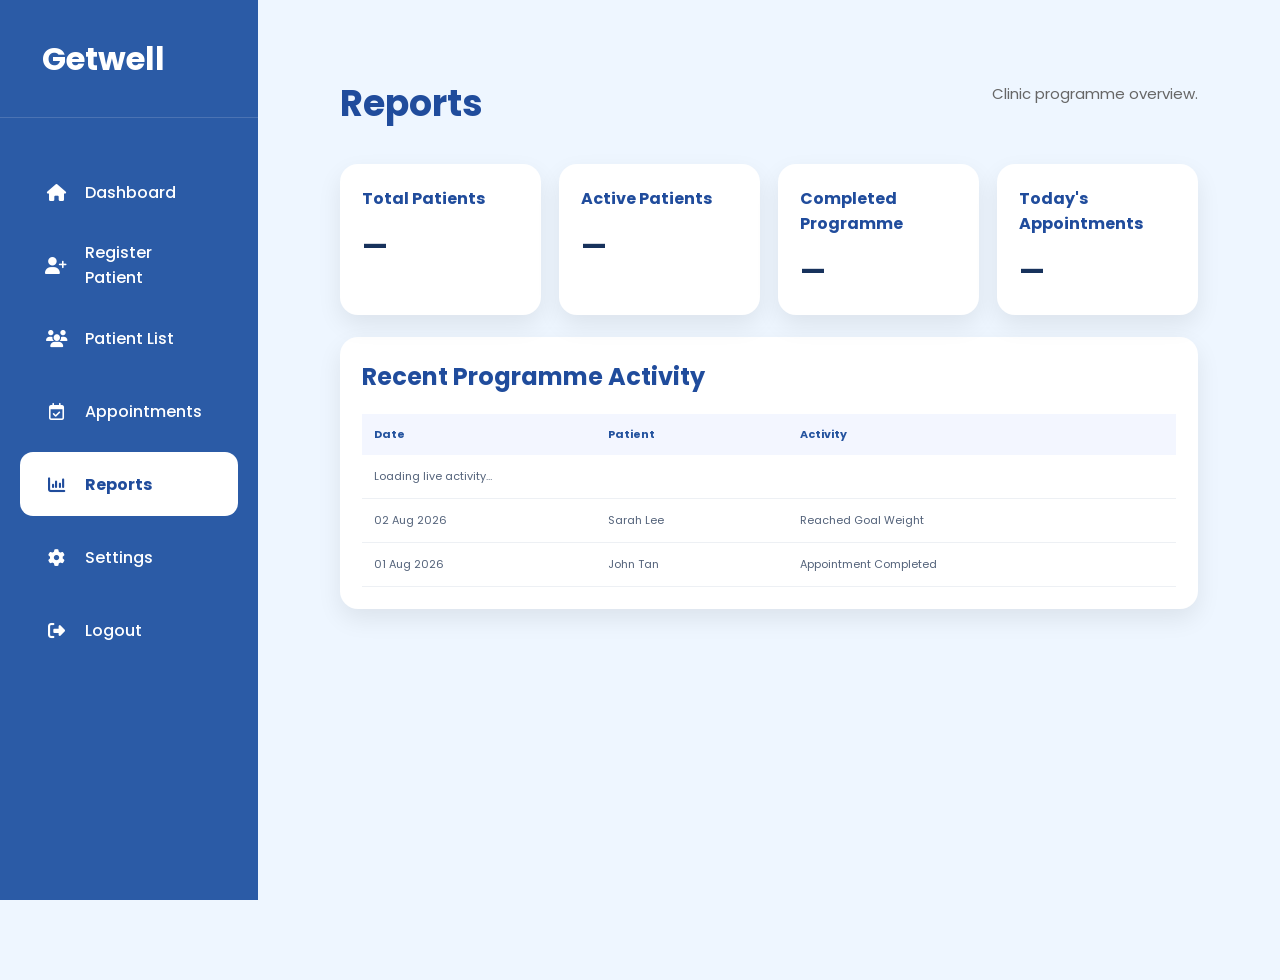
<file: reports.html>
<!DOCTYPE html>
<!DOCTYPE html>
<html lang="en">
<head>

<meta charset="UTF-8">
<meta name="viewport" content="width=device-width, initial-scale=1.0">

<title>Reports</title>

<link href="https://fonts.googleapis.com/css2?family=Poppins:wght@400;500;600;700&display=swap" rel="stylesheet">

<style>

*{
margin:0;
padding:0;
box-sizing:border-box;
font-family:Poppins,sans-serif;
}

body{
background:#eef6ff;
padding:40px;
}

.container{
max-width:1200px;
margin:auto;
}

.header{
margin-bottom:35px;
}

.header h1{
font-size:34px;
color:#204c9c;
margin-bottom:8px;
}

.header p{
color:#666;
}

.cards{
display:grid;
grid-template-columns:repeat(auto-fit,minmax(250px,1fr));
gap:20px;
margin-bottom:35px;
}

.card{
background:white;
padding:25px;
border-radius:18px;
box-shadow:0 10px 25px rgba(0,0,0,.08);
}

.card h3{
font-size:16px;
color:#666;
margin-bottom:15px;
}

.number{
font-size:36px;
font-weight:700;
color:#204c9c;
}

.report-box{
background:white;
padding:25px;
border-radius:18px;
box-shadow:0 10px 25px rgba(0,0,0,.08);
}

.report-box h2{
font-size:24px;
color:#204c9c;
margin-bottom:20px;
}

table{
width:100%;
border-collapse:collapse;
}

th{
background:#204c9c;
color:white;
padding:15px;
text-align:left;
}

td{
padding:15px;
border-bottom:1px solid #eee;
}

tr:hover{
background:#f7fbff;
}

</style>

<style>
/* === GETWELL MASTER APPOINTMENTS VISUAL SYSTEM === */
html{font-size:16px!important}
body{background:#eef6ff!important;color:#17325c!important;font-family:"Poppins",sans-serif!important;margin:0!important;min-height:100vh!important}
.sidebar{position:fixed!important;top:0!important;left:0!important;bottom:0!important;width:258px!important;height:100vh!important;background:#2b5ba6!important;color:#fff!important;z-index:1000!important}
.logo{height:118px!important;display:flex!important;align-items:center!important;padding-left:42px!important;border-bottom:1px solid rgba(255,255,255,.15)!important;font-size:32px!important;font-weight:700!important}
.nav{padding:42px 20px!important}
.nav a,.menu-link{width:100%!important;height:64px!important;display:flex!important;align-items:center!important;gap:18px!important;padding:0 25px!important;margin-bottom:9px!important;border-radius:13px!important;color:#fff!important;text-decoration:none!important;font-size:16px!important;font-weight:500!important}
.nav a:hover,.menu-item:hover{background:rgba(255,255,255,.10)!important}
.nav a.active,.menu-item.active{background:#fff!important;color:#204c9c!important;font-weight:700!important}
.nav-icon{width:22px!important;display:flex!important;align-items:center!important;justify-content:center!important;font-size:17px!important}
.main,.main-content{margin-left:258px!important;width:calc(100% - 258px)!important;min-height:100vh!important;padding:42px 42px 55px!important}
.container{max-width:none!important;margin:0!important;padding:0!important}
.header,.page-header{display:flex!important;justify-content:space-between!important;align-items:flex-start!important;margin-bottom:32px!important}
.header h1,.page-title h1{color:#204c9c!important;font-size:36px!important;line-height:1.2!important;font-weight:700!important;margin-bottom:7px!important}
.header p,.page-title p{color:#666!important;font-size:15px!important;margin-top:0!important}
.cards,.summary-grid{display:grid!important;grid-template-columns:repeat(4,minmax(0,1fr))!important;gap:18px!important;margin-bottom:22px!important}
.card,.section,.report-box,.activity,.search-section,.patient-panel,.top-bar{background:#fff!important;border-radius:18px!important;padding:22px!important;box-shadow:0 10px 25px rgba(0,0,0,.08)!important}
.card h3,.report-box h2,.activity h2,.search-section h2,.section h2{color:#204c9c!important}
.number{color:#17325c!important;font-size:28px!important;font-weight:700!important}
table{width:100%!important;border-collapse:collapse!important}
th{background:#f3f6ff!important;color:#24539f!important;padding:12px!important;font-size:11px!important}
td{padding:13px 12px!important;border-bottom:1px solid #edf0f4!important;font-size:11px!important;color:#53627a!important}
input,select,textarea{border-color:#dce2eb!important;border-radius:10px!important;font-family:"Poppins",sans-serif!important}
button{font-family:"Poppins",sans-serif!important}
@media(max-width:1100px){.cards,.summary-grid{grid-template-columns:repeat(2,minmax(0,1fr))!important}}
@media(max-width:850px){.sidebar{width:180px!important}.main,.main-content{margin-left:180px!important;width:calc(100% - 180px)!important;padding:30px 20px!important}.cards,.summary-grid{grid-template-columns:1fr!important}}
@media(max-width:600px){.sidebar{position:relative!important;width:100%!important;height:auto!important}.logo{height:75px!important}.nav{padding:15px!important}.nav a,.menu-link{height:45px!important}.main,.main-content{margin-left:0!important;width:100%!important;padding:25px 15px!important}}
</style><script src="api.js"></script>
</head>
<link rel="stylesheet" href="https://cdnjs.cloudflare.com/ajax/libs/font-awesome/6.5.2/css/all.min.css">

<body>

<aside class="sidebar">
  <div class="logo">Getwell</div>
  <nav class="nav">
    <a href="admin-dashboard.html" class=""><span class="nav-icon"><i class="fa-solid fa-house"></i></span><span>Dashboard</span></a>
    <a href="#" onclick="return false;"><span class="nav-icon"><i class="fa-solid fa-user-plus"></i></span><span>Register Patient</span></a>
    <a href="patient-list.html" class=""><span class="nav-icon"><i class="fa-solid fa-users"></i></span><span>Patient List</span></a>
    <a href="appointments.html" class=""><span class="nav-icon"><i class="fa-regular fa-calendar-check"></i></span><span>Appointments</span></a>
    <a href="reports.html" class="active"><span class="nav-icon"><i class="fa-solid fa-chart-column"></i></span><span>Reports</span></a>
    <a href="#" onclick="return false;"><span class="nav-icon"><i class="fa-solid fa-gear"></i></span><span>Settings</span></a>
    <a href="admin-login.html"><span class="nav-icon"><i class="fa-solid fa-right-from-bracket"></i></span><span>Logout</span></a>
  </nav>
</aside>

<main class="main">

<div class="header">

<h1>Reports</h1>

<p>Clinic programme overview.</p>

</div>

<div class="cards">

<div class="card">
<h3>Total Patients</h3>
<div class="number" id="reportTotalPatients">—</div>
</div>

<div class="card">
<h3>Active Patients</h3>
<div class="number" id="reportActivePatients">—</div>
</div>

<div class="card">
<h3>Completed Programme</h3>
<div class="number" id="reportCompletedPatients">—</div>
</div>

<div class="card">
<h3>Today's Appointments</h3>
<div class="number" id="reportTodayAppointments">—</div>
</div>

</div>

<div class="report-box">

<h2>Recent Programme Activity</h2>

<table>

<tr>
<th>Date</th>
<th>Patient</th>
<th>Activity</th>
</tr>

<tbody id="reportActivityBody"><tr><td colspan="3">Loading live activity…</td></tr></tbody>

<tr>
<td>02 Aug 2026</td>
<td>Sarah Lee</td>
<td>Reached Goal Weight</td>
</tr>

<tr>
<td>01 Aug 2026</td>
<td>John Tan</td>
<td>Appointment Completed</td>
</tr>

</table>

</div>

</main>
<script>
(async function loadReports(){
 try{
   const {reports:r}=await apiGet('getReports');
   document.getElementById('reportTotalPatients').textContent=r.totalPatients;
   document.getElementById('reportActivePatients').textContent=r.activePatients;
   document.getElementById('reportCompletedPatients').textContent=r.completedPatients;
   const today=new Date().toISOString().slice(0,10);
   const {dashboard:d}=await apiGet('getDashboard');
   document.getElementById('reportTodayAppointments').textContent=d.todayAppointments;
   const body=document.getElementById('reportActivityBody');
   if(body) body.innerHTML=(r.recentActivity||[]).map(a=>`<tr><td>${escapeHtmlSafe(a.timestamp)}</td><td>${escapeHtmlSafe(a.reference_id||'')}</td><td>${escapeHtmlSafe(a.action||'')}</td></tr>`).join('') || '<tr><td colspan="3">No recent activity.</td></tr>';
 }catch(e){showApiError(e)}
})();
</script></body>
</html>
</file>
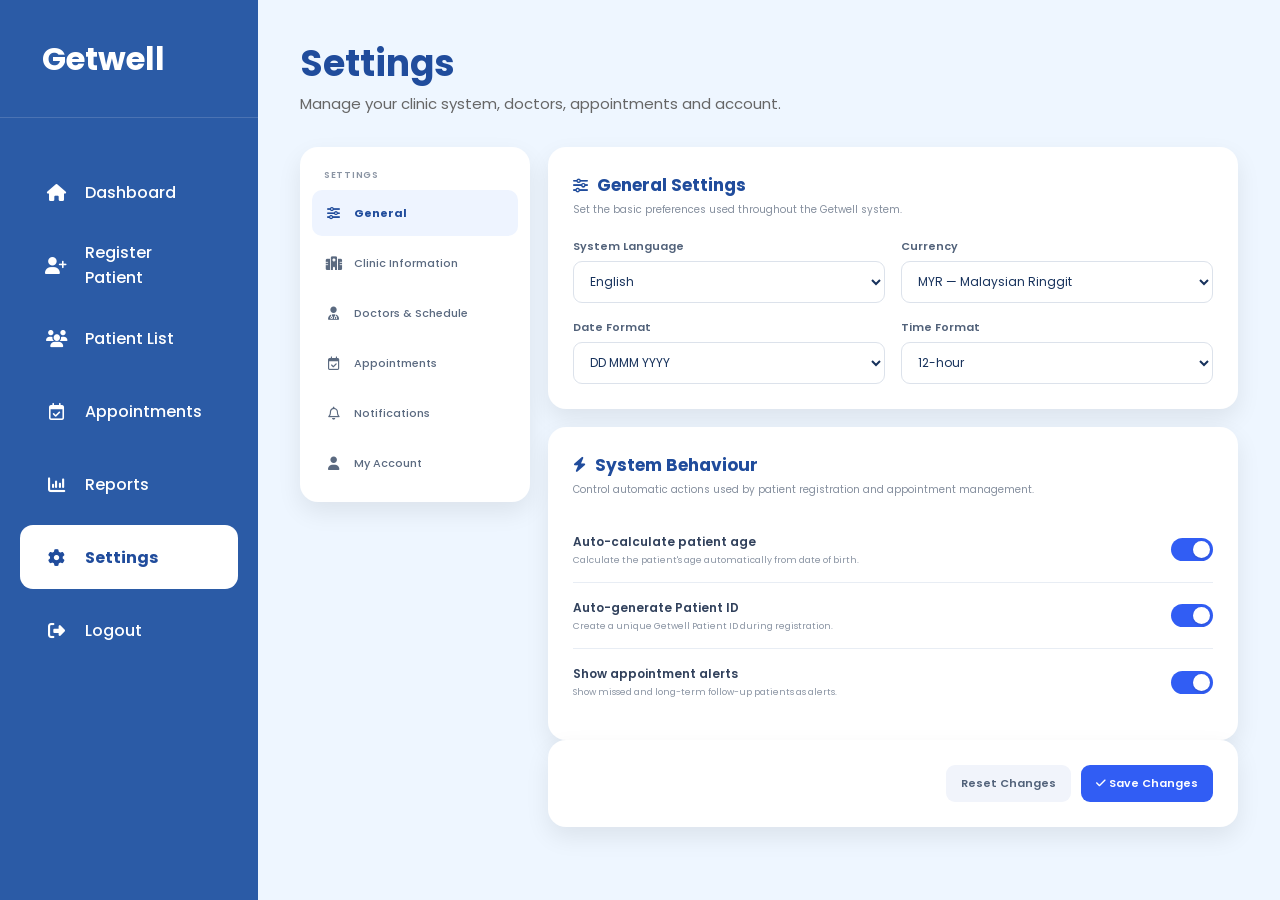
<file: settings.html>
<!DOCTYPE html>
<html lang="en">
<head>
<meta charset="UTF-8">
<meta name="viewport" content="width=device-width, initial-scale=1.0">
<title>Settings | Getwell Clinic</title>

<link rel="preconnect" href="https://fonts.googleapis.com">
<link rel="preconnect" href="https://fonts.gstatic.com" crossorigin>
<link href="https://fonts.googleapis.com/css2?family=Poppins:wght@400;500;600;700&display=swap" rel="stylesheet">
<link rel="stylesheet" href="https://cdnjs.cloudflare.com/ajax/libs/font-awesome/6.5.2/css/all.min.css">

<style>
*{box-sizing:border-box;margin:0;padding:0}
:root{
  --blue:#2b5ba6;
  --dark-blue:#204c9c;
  --accent:#315df4;
  --bg:#eef6ff;
  --text:#17325c;
  --muted:#7b8798;
  --border:#e8edf4;
  --soft:#f5f8fc;
  --success:#09975b;
  --danger:#d73542;
}
body{
  min-height:100vh;
  background:var(--bg);
  color:var(--text);
  font-family:"Poppins",sans-serif;
}
button,input,select,textarea{font:inherit}
button{cursor:pointer}

/* APP SHELL — MATCHES APPOINTMENTS */
.sidebar{
  position:fixed;
  left:0;top:0;bottom:0;
  width:258px;
  background:var(--blue);
  color:#fff;
  z-index:100;
}
.logo{
  height:118px;
  display:flex;
  align-items:center;
  padding-left:42px;
  border-bottom:1px solid rgba(255,255,255,.15);
  font-size:32px;
  font-weight:700;
}
.nav{padding:42px 20px}
.nav a{
  height:64px;
  display:flex;
  align-items:center;
  gap:18px;
  padding:0 25px;
  margin-bottom:9px;
  border-radius:13px;
  color:#fff;
  text-decoration:none;
  font-size:16px;
  font-weight:500;
}
.nav a:hover{background:rgba(255,255,255,.10)}
.nav a.active{
  background:#fff;
  color:var(--dark-blue);
  font-weight:700;
}
.nav-icon{
  width:22px;
  display:flex;
  justify-content:center;
  font-size:17px;
}

.main{
  margin-left:258px;
  width:calc(100% - 258px);
  min-height:100vh;
  padding:42px 42px 55px;
}
.page-header{margin-bottom:32px}
.page-title h1{
  color:var(--dark-blue);
  font-size:36px;
  line-height:1.2;
  font-weight:700;
  margin-bottom:7px;
}
.page-title p{color:#666;font-size:15px}

/* SETTINGS */
.settings-layout{
  display:grid;
  grid-template-columns:230px minmax(0,1fr);
  gap:18px;
  align-items:start;
}
.settings-menu{
  background:#fff;
  border-radius:18px;
  padding:12px;
  box-shadow:0 10px 25px rgba(0,0,0,.08);
  position:sticky;
  top:25px;
}
.menu-label{
  padding:10px 12px 8px;
  color:#8a94a3;
  font-size:9px;
  font-weight:600;
  text-transform:uppercase;
  letter-spacing:.7px;
}
.tab{
  width:100%;
  height:46px;
  border:0;
  border-radius:10px;
  background:transparent;
  color:#5b6a80;
  display:flex;
  align-items:center;
  gap:11px;
  padding:0 12px;
  margin-bottom:4px;
  text-align:left;
  font-size:11px;
  font-weight:500;
}
.tab i{width:19px;text-align:center;font-size:13px}
.tab:hover{background:#f4f7fc;color:var(--dark-blue)}
.tab.active{
  background:#eef4ff;
  color:var(--dark-blue);
  font-weight:700;
}

.panel{display:none}
.panel.active{display:block}

.card{
  background:#fff;
  border-radius:18px;
  padding:25px;
  box-shadow:0 10px 25px rgba(0,0,0,.08);
  margin-bottom:18px;
}
.card:last-child{margin-bottom:0}
.card-head{
  display:flex;
  justify-content:space-between;
  align-items:flex-start;
  gap:16px;
  margin-bottom:20px;
}
.card-title{
  display:flex;
  align-items:center;
  gap:9px;
  color:var(--dark-blue);
  font-size:17px;
  font-weight:700;
}
.card-title i{font-size:15px}
.card-desc{
  color:#858f9e;
  font-size:10px;
  line-height:1.55;
  margin-top:4px;
}

.form-grid{
  display:grid;
  grid-template-columns:repeat(2,minmax(0,1fr));
  gap:16px;
}
.full{grid-column:1/-1}
.field{
  display:flex;
  flex-direction:column;
  gap:6px;
}
.field label{
  color:#52627a;
  font-size:11px;
  font-weight:600;
}
.field input,.field select,.field textarea{
  width:100%;
  height:42px;
  border:1px solid #dce2eb;
  border-radius:9px;
  padding:0 12px;
  outline:none;
  color:var(--text);
  background:#fff;
  font-size:12px;
}
.field textarea{height:95px;padding:11px 12px;resize:vertical}
.field input:focus,.field select:focus,.field textarea:focus{
  border-color:var(--accent);
  box-shadow:0 0 0 3px rgba(49,93,244,.08);
}
.help{color:#9099a7;font-size:9px}

.toggle-row{
  min-height:66px;
  display:flex;
  align-items:center;
  justify-content:space-between;
  gap:20px;
  border-bottom:1px solid var(--border);
}
.toggle-row:last-child{border-bottom:0}
.toggle-copy strong{
  display:block;
  color:#31415c;
  font-size:12px;
  font-weight:600;
}
.toggle-copy span{
  display:block;
  color:#8a94a3;
  font-size:9px;
  margin-top:3px;
}
.switch{
  position:relative;
  width:42px;
  height:23px;
  flex:0 0 42px;
}
.switch input{opacity:0;width:0;height:0}
.slider{
  position:absolute;
  inset:0;
  background:#d9dee7;
  border-radius:99px;
  transition:.2s;
}
.slider:before{
  content:"";
  position:absolute;
  width:17px;height:17px;
  left:3px;top:3px;
  background:#fff;
  border-radius:50%;
  box-shadow:0 1px 3px rgba(0,0,0,.15);
  transition:.2s;
}
.switch input:checked + .slider{background:var(--accent)}
.switch input:checked + .slider:before{transform:translateX(19px)}

.primary,.secondary,.danger,.outline{
  border:0;
  border-radius:9px;
  padding:10px 15px;
  font-size:11px;
  font-weight:600;
}
.primary{background:var(--accent);color:#fff}
.primary:hover{background:#244fdc}
.secondary{background:#f1f4fb;color:#52627a}
.secondary:hover{background:#e7ecf6}
.outline{background:#fff;color:#315df4;border:1px solid #d9e3fb}
.danger{background:#fff0f1;color:var(--danger)}
.danger:hover{background:#ffe4e7}

.save-row{
  display:flex;
  justify-content:flex-end;
  gap:10px;
  margin-top:20px;
}

/* DOCTOR SCHEDULE */
.doctor-card{
  border:1px solid var(--border);
  border-radius:13px;
  padding:16px;
  margin-bottom:12px;
}
.doctor-card:last-child{margin-bottom:0}
.doctor-top{
  display:flex;
  align-items:center;
  justify-content:space-between;
  gap:15px;
  margin-bottom:15px;
}
.doctor-profile{
  display:flex;
  align-items:center;
  gap:11px;
}
.avatar{
  width:38px;height:38px;
  border-radius:11px;
  background:#eef4ff;
  color:var(--accent);
  display:flex;
  align-items:center;
  justify-content:center;
  font-size:13px;
}
.doctor-name{font-size:12px;font-weight:700;color:#31415c}
.doctor-role{font-size:9px;color:#8a94a3;margin-top:2px}
.status{
  padding:6px 9px;
  border-radius:8px;
  background:#e5f9ee;
  color:var(--success);
  font-size:9px;
  font-weight:600;
}
.schedule-grid{
  display:grid;
  grid-template-columns:repeat(6,minmax(0,1fr));
  gap:7px;
}
.day{
  border:1px solid #e5eaf1;
  border-radius:9px;
  background:#fafbfd;
  padding:8px 5px;
  text-align:center;
}
.day-name{
  color:#7f8998;
  font-size:8px;
  font-weight:600;
  margin-bottom:6px;
}
.day select{
  width:100%;
  height:29px;
  border:0;
  border-radius:7px;
  background:#eef4ff;
  color:var(--dark-blue);
  font-size:8px;
  font-weight:600;
  outline:none;
}

/* APPOINTMENT RULES */
.rule{
  display:grid;
  grid-template-columns:1fr 180px;
  align-items:center;
  gap:20px;
  padding:14px 0;
  border-bottom:1px solid var(--border);
}
.rule:last-child{border-bottom:0}
.rule strong{
  display:block;
  color:#31415c;
  font-size:11px;
}
.rule span{
  display:block;
  color:#8a94a3;
  font-size:9px;
  margin-top:3px;
}

/* ACCOUNT */
.account{
  display:flex;
  align-items:center;
  gap:14px;
  padding-bottom:20px;
  margin-bottom:20px;
  border-bottom:1px solid var(--border);
}
.account-avatar{
  width:56px;height:56px;
  border-radius:15px;
  background:var(--accent);
  color:#fff;
  display:flex;
  align-items:center;
  justify-content:center;
  font-size:18px;
  font-weight:700;
}
.account-name{font-size:15px;font-weight:700;color:var(--text)}
.account-role{font-size:10px;color:#858f9e;margin-top:3px}

/* INFO */
.info-grid{
  display:grid;
  grid-template-columns:repeat(3,1fr);
  gap:10px;
}
.info{
  padding:12px;
  background:#f7f9fc;
  border-radius:11px;
}
.info span{display:block;color:#8a94a3;font-size:9px;margin-bottom:4px}
.info strong{color:#31415c;font-size:11px;font-weight:600}

/* TOAST */
.toast{
  position:fixed;
  right:28px;
  bottom:28px;
  z-index:500;
  display:none;
  padding:12px 16px;
  border-radius:10px;
  background:#17325c;
  color:#fff;
  box-shadow:0 12px 30px rgba(0,0,0,.18);
  font-size:11px;
}
.toast.show{display:block}

/* RESPONSIVE */
@media(max-width:1100px){
  .settings-layout{grid-template-columns:200px minmax(0,1fr)}
  .schedule-grid{grid-template-columns:repeat(3,1fr)}
}
@media(max-width:900px){
  .sidebar{width:220px}
  .main{
    margin-left:220px;
    width:calc(100% - 220px);
    padding:35px 30px 50px;
  }
  .nav a{font-size:14px}
  .logo{font-size:28px}
  .settings-layout{grid-template-columns:1fr}
  .settings-menu{
    position:static;
    display:grid;
    grid-template-columns:repeat(3,1fr);
    gap:4px;
  }
  .menu-label{grid-column:1/-1}
}
@media(max-width:650px){
  .sidebar{
    position:relative;
    width:100%;
    height:auto;
  }
  .logo{height:75px;padding-left:25px}
  .nav{padding:15px}
  .nav a{height:45px}
  .main{
    margin-left:0;
    width:100%;
    padding:25px 15px;
  }
  .page-title h1{font-size:30px}
  .settings-menu{grid-template-columns:1fr 1fr}
  .form-grid{grid-template-columns:1fr}
  .full{grid-column:auto}
  .rule{grid-template-columns:1fr}
  .schedule-grid{grid-template-columns:repeat(2,1fr)}
  .info-grid{grid-template-columns:1fr}
}
</style>
<script src="api.js"></script>
</head>

<body>

<aside class="sidebar">
  <div class="logo">Getwell</div>

  <nav class="nav">
    <a href="admin-dashboard.html">
      <span class="nav-icon"><i class="fa-solid fa-house"></i></span>
      <span>Dashboard</span>
    </a>
    <a href="register-patient.html">
      <span class="nav-icon"><i class="fa-solid fa-user-plus"></i></span>
      <span>Register Patient</span>
    </a>
    <a href="patient-list.html">
      <span class="nav-icon"><i class="fa-solid fa-users"></i></span>
      <span>Patient List</span>
    </a>
    <a href="appointments.html">
      <span class="nav-icon"><i class="fa-regular fa-calendar-check"></i></span>
      <span>Appointments</span>
    </a>
    <a href="reports.html">
      <span class="nav-icon"><i class="fa-solid fa-chart-column"></i></span>
      <span>Reports</span>
    </a>
    <a href="settings.html" class="active">
      <span class="nav-icon"><i class="fa-solid fa-gear"></i></span>
      <span>Settings</span>
    </a>
    <a href="admin-login.html">
      <span class="nav-icon"><i class="fa-solid fa-right-from-bracket"></i></span>
      <span>Logout</span>
    </a>
  </nav>
</aside>

<main class="main">

  <header class="page-header">
    <div class="page-title">
      <h1>Settings</h1>
      <p>Manage your clinic system, doctors, appointments and account.</p>
    </div>
  </header>

  <div class="settings-layout">

    <aside class="settings-menu">
      <div class="menu-label">Settings</div>

      <button class="tab active" data-panel="general">
        <i class="fa-solid fa-sliders"></i> General
      </button>

      <button class="tab" data-panel="clinic">
        <i class="fa-solid fa-hospital"></i> Clinic Information
      </button>

      <button class="tab" data-panel="doctors">
        <i class="fa-solid fa-user-doctor"></i> Doctors & Schedule
      </button>

      <button class="tab" data-panel="appointments">
        <i class="fa-regular fa-calendar-check"></i> Appointments
      </button>

      <button class="tab" data-panel="notifications">
        <i class="fa-regular fa-bell"></i> Notifications
      </button>

      <button class="tab" data-panel="account">
        <i class="fa-solid fa-user"></i> My Account
      </button>
    </aside>

    <section>

      <!-- GENERAL -->
      <div class="panel active" id="general">

        <div class="card">
          <div class="card-head">
            <div>
              <h2 class="card-title"><i class="fa-solid fa-sliders"></i> General Settings</h2>
              <p class="card-desc">Set the basic preferences used throughout the Getwell system.</p>
            </div>
          </div>

          <div class="form-grid">
            <div class="field">
              <label>System Language</label>
              <select>
                <option selected>English</option>
                <option>Bahasa Melayu</option>
              </select>
            </div>

            <div class="field">
              <label>Currency</label>
              <select>
                <option selected>MYR — Malaysian Ringgit</option>
                <option>USD — US Dollar</option>
              </select>
            </div>

            <div class="field">
              <label>Date Format</label>
              <select>
                <option selected>DD MMM YYYY</option>
                <option>DD/MM/YYYY</option>
                <option>MM/DD/YYYY</option>
              </select>
            </div>

            <div class="field">
              <label>Time Format</label>
              <select>
                <option selected>12-hour</option>
                <option>24-hour</option>
              </select>
            </div>
          </div>
        </div>

        <div class="card">
          <div class="card-head">
            <div>
              <h2 class="card-title"><i class="fa-solid fa-bolt"></i> System Behaviour</h2>
              <p class="card-desc">Control automatic actions used by patient registration and appointment management.</p>
            </div>
          </div>

          <div class="toggle-row">
            <div class="toggle-copy">
              <strong>Auto-calculate patient age</strong>
              <span>Calculate the patient's age automatically from date of birth.</span>
            </div>
            <label class="switch"><input type="checkbox" checked><span class="slider"></span></label>
          </div>

          <div class="toggle-row">
            <div class="toggle-copy">
              <strong>Auto-generate Patient ID</strong>
              <span>Create a unique Getwell Patient ID during registration.</span>
            </div>
            <label class="switch"><input type="checkbox" checked><span class="slider"></span></label>
          </div>

          <div class="toggle-row">
            <div class="toggle-copy">
              <strong>Show appointment alerts</strong>
              <span>Show missed and long-term follow-up patients as alerts.</span>
            </div>
            <label class="switch"><input type="checkbox" checked><span class="slider"></span></label>
          </div>
        </div>

      </div>

      <!-- CLINIC -->
      <div class="panel" id="clinic">

        <div class="card">
          <div class="card-head">
            <div>
              <h2 class="card-title"><i class="fa-solid fa-hospital"></i> Clinic Information</h2>
              <p class="card-desc">These details can be used across clinic documents and system displays.</p>
            </div>
          </div>

          <div class="form-grid">
            <div class="field full">
              <label>Clinic Name</label>
              <input value="Getwell Clinic Puncak Alam">
            </div>

            <div class="field full">
              <label>Clinic Address</label>
              <textarea placeholder="Enter full clinic address"></textarea>
            </div>

            <div class="field">
              <label>Contact Number</label>
              <input placeholder="Enter clinic phone number">
            </div>

            <div class="field">
              <label>Email Address</label>
              <input type="email" placeholder="Enter clinic email">
            </div>

            <div class="field">
              <label>Operating Days</label>
              <input value="Monday – Saturday">
            </div>

            <div class="field">
              <label>Operating Hours</label>
              <input value="9:00 AM – 6:00 PM">
            </div>
          </div>
        </div>

        <div class="card">
          <div class="card-head">
            <div>
              <h2 class="card-title"><i class="fa-solid fa-file-invoice"></i> Numbering</h2>
              <p class="card-desc">Set prefixes used when generating patient and document numbers.</p>
            </div>
          </div>

          <div class="form-grid">
            <div class="field">
              <label>Patient ID Prefix</label>
              <input value="GW">
              <span class="help">Example: GW0001</span>
            </div>

            <div class="field">
              <label>Invoice Prefix</label>
              <input value="INV">
              <span class="help">Example: INV-0001</span>
            </div>
          </div>
        </div>

      </div>

      <!-- DOCTORS -->
      <div class="panel" id="doctors">

        <div class="card">
          <div class="card-head">
            <div>
              <h2 class="card-title"><i class="fa-solid fa-user-doctor"></i> Doctors & Duty Schedule</h2>
              <p class="card-desc">This schedule should become the source for doctor availability when creating appointments.</p>
            </div>
            <button class="primary" onclick="showToast('Add Doctor can be connected to the doctor database.')">
              <i class="fa-solid fa-plus"></i> Add Doctor
            </button>
          </div>

          <div class="doctor-card">
            <div class="doctor-top">
              <div class="doctor-profile">
                <div class="avatar"><i class="fa-solid fa-user-doctor"></i></div>
                <div>
                  <div class="doctor-name">Dr Aaron</div>
                  <div class="doctor-role">Attending Doctor</div>
                </div>
              </div>
              <span class="status">Active</span>
            </div>

            <div class="schedule-grid">
              <div class="day"><div class="day-name">MON</div><select><option>On Duty</option><option>Off</option></select></div>
              <div class="day"><div class="day-name">TUE</div><select><option>On Duty</option><option>Off</option></select></div>
              <div class="day"><div class="day-name">WED</div><select><option>Off</option><option>On Duty</option></select></div>
              <div class="day"><div class="day-name">THU</div><select><option>On Duty</option><option>Off</option></select></div>
              <div class="day"><div class="day-name">FRI</div><select><option>Off</option><option>On Duty</option></select></div>
              <div class="day"><div class="day-name">SAT</div><select><option>On Duty</option><option>Off</option></select></div>
            </div>
          </div>

          <div class="doctor-card">
            <div class="doctor-top">
              <div class="doctor-profile">
                <div class="avatar"><i class="fa-solid fa-user-doctor"></i></div>
                <div>
                  <div class="doctor-name">Dr Najwa</div>
                  <div class="doctor-role">Attending Doctor</div>
                </div>
              </div>
              <span class="status">Active</span>
            </div>

            <div class="schedule-grid">
              <div class="day"><div class="day-name">MON</div><select><option>Off</option><option>On Duty</option></select></div>
              <div class="day"><div class="day-name">TUE</div><select><option>Off</option><option>On Duty</option></select></div>
              <div class="day"><div class="day-name">WED</div><select><option>On Duty</option><option>Off</option></select></div>
              <div class="day"><div class="day-name">THU</div><select><option>Off</option><option>On Duty</option></select></div>
              <div class="day"><div class="day-name">FRI</div><select><option>On Duty</option><option>Off</option></select></div>
              <div class="day"><div class="day-name">SAT</div><select><option>Off</option><option>On Duty</option></select></div>
            </div>
          </div>

          <div class="doctor-card">
            <div class="doctor-top">
              <div class="doctor-profile">
                <div class="avatar"><i class="fa-solid fa-user-doctor"></i></div>
                <div>
                  <div class="doctor-name">Dr Aisyah</div>
                  <div class="doctor-role">Attending Doctor</div>
                </div>
              </div>
              <span class="status">Active</span>
            </div>

            <div class="schedule-grid">
              <div class="day"><div class="day-name">MON</div><select><option>Off</option><option>On Duty</option></select></div>
              <div class="day"><div class="day-name">TUE</div><select><option>On Duty</option><option>Off</option></select></div>
              <div class="day"><div class="day-name">WED</div><select><option>Off</option><option>On Duty</option></select></div>
              <div class="day"><div class="day-name">THU</div><select><option>Off</option><option>On Duty</option></select></div>
              <div class="day"><div class="day-name">FRI</div><select><option>Off</option><option>On Duty</option></select></div>
              <div class="day"><div class="day-name">SAT</div><select><option>On Duty</option><option>Off</option></select></div>
            </div>
          </div>

          <div class="save-row">
            <button class="secondary" onclick="resetPage()">Reset</button>
            <button class="primary" onclick="saveSettings()">Save Doctor Schedule</button>
          </div>
        </div>

      </div>

      <!-- APPOINTMENTS -->
      <div class="panel" id="appointments">

        <div class="card">
          <div class="card-head">
            <div>
              <h2 class="card-title"><i class="fa-regular fa-calendar-check"></i> Appointment Rules</h2>
              <p class="card-desc">Default rules used by the appointment system.</p>
            </div>
          </div>

          <div class="rule">
            <div>
              <strong>Default visit interval</strong>
              <span>Used when the next appointment is generated automatically.</span>
            </div>
            <select id="visitInterval" class="field-input" style="height:42px;border:1px solid #dce2eb;border-radius:9px;padding:0 10px;font-size:11px;color:#17325c;background:#fff">
              <option>Every 5 Days</option>
              <option selected>Every 7 Days</option>
              <option>Every 14 Days</option>
            </select>
          </div>

          <div class="rule">
            <div>
              <strong>Default appointment duration</strong>
              <span>Default duration for newly created appointments.</span>
            </div>
            <select style="height:42px;border:1px solid #dce2eb;border-radius:9px;padding:0 10px;font-size:11px;color:#17325c;background:#fff">
              <option>15 Minutes</option>
              <option selected>30 Minutes</option>
              <option>45 Minutes</option>
              <option>60 Minutes</option>
            </select>
          </div>

          <div class="rule">
            <div>
              <strong>Missed appointment threshold</strong>
              <span>When an appointment becomes a missed appointment.</span>
            </div>
            <select style="height:42px;border:1px solid #dce2eb;border-radius:9px;padding:0 10px;font-size:11px;color:#17325c;background:#fff">
              <option selected>30 Minutes</option>
              <option>1 Hour</option>
              <option>2 Hours</option>
              <option>End of Day</option>
            </select>
          </div>

          <div class="rule">
            <div>
              <strong>Long-term follow-up threshold</strong>
              <span>When a patient should appear in the follow-up alert list.</span>
            </div>
            <select style="height:42px;border:1px solid #dce2eb;border-radius:9px;padding:0 10px;font-size:11px;color:#17325c;background:#fff">
              <option>14 Days</option>
              <option selected>30 Days</option>
              <option>45 Days</option>
              <option>60 Days</option>
            </select>
          </div>
        </div>

        <div class="card">
          <div class="toggle-row">
            <div class="toggle-copy">
              <strong>Show missed appointments on dashboard</strong>
              <span>Display missed patients in the appointment alert section.</span>
            </div>
            <label class="switch"><input type="checkbox" checked><span class="slider"></span></label>
          </div>

          <div class="toggle-row">
            <div class="toggle-copy">
              <strong>Show long-term follow-up patients</strong>
              <span>Display patients who have not returned within the threshold.</span>
            </div>
            <label class="switch"><input type="checkbox" checked><span class="slider"></span></label>
          </div>

          <div class="toggle-row">
            <div class="toggle-copy">
              <strong>Allow double-booking</strong>
              <span>Allow two appointments to use the same doctor and time slot.</span>
            </div>
            <label class="switch"><input type="checkbox"><span class="slider"></span></label>
          </div>
        </div>

      </div>

      <!-- NOTIFICATIONS -->
      <div class="panel" id="notifications">

        <div class="card">
          <div class="card-head">
            <div>
              <h2 class="card-title"><i class="fa-regular fa-bell"></i> Notifications & Alerts</h2>
              <p class="card-desc">Choose which events should create admin alerts.</p>
            </div>
          </div>

          <div class="toggle-row">
            <div class="toggle-copy">
              <strong>New appointment</strong>
              <span>Alert when a new appointment is created.</span>
            </div>
            <label class="switch"><input type="checkbox" checked><span class="slider"></span></label>
          </div>

          <div class="toggle-row">
            <div class="toggle-copy">
              <strong>Missed appointment</strong>
              <span>Alert when a patient does not attend an appointment.</span>
            </div>
            <label class="switch"><input type="checkbox" checked><span class="slider"></span></label>
          </div>

          <div class="toggle-row">
            <div class="toggle-copy">
              <strong>Long-term follow-up</strong>
              <span>Alert when a patient has not returned for the configured period.</span>
            </div>
            <label class="switch"><input type="checkbox" checked><span class="slider"></span></label>
          </div>

          <div class="toggle-row">
            <div class="toggle-copy">
              <strong>System announcements</strong>
              <span>Show important system messages and updates.</span>
            </div>
            <label class="switch"><input type="checkbox"><span class="slider"></span></label>
          </div>
        </div>

      </div>

      <!-- ACCOUNT -->
      <div class="panel" id="account">

        <div class="card">
          <div class="account">
            <div class="account-avatar">AD</div>
            <div>
              <div class="account-name">Admin</div>
              <div class="account-role">Clinic Administrator</div>
            </div>
          </div>

          <div class="card-head">
            <div>
              <h2 class="card-title"><i class="fa-solid fa-user"></i> My Account</h2>
              <p class="card-desc">Manage the administrator account used to access the system.</p>
            </div>
          </div>

          <div class="form-grid">
            <div class="field">
              <label>Full Name</label>
              <input value="Admin">
            </div>

            <div class="field">
              <label>Username</label>
              <input value="admin">
            </div>

            <div class="field">
              <label>Email Address</label>
              <input type="email" placeholder="Enter email address">
            </div>

            <div class="field">
              <label>Phone Number</label>
              <input placeholder="Enter phone number">
            </div>
          </div>

          <div class="save-row">
            <button class="outline" onclick="showToast('Password settings can be connected to the login system.')">
              Change Password
            </button>
            <button class="primary" onclick="saveSettings()">Save Account</button>
          </div>
        </div>

        <div class="card">
          <div class="card-head">
            <div>
              <h2 class="card-title"><i class="fa-solid fa-circle-info"></i> System Information</h2>
              <p class="card-desc">Application information for the current system.</p>
            </div>
          </div>

          <div class="info-grid">
            <div class="info"><span>Application</span><strong>Getwell Clinic Admin</strong></div>
            <div class="info"><span>Version</span><strong>1.0.0</strong></div>
            <div class="info"><span>Environment</span><strong>UI Preview</strong></div>
          </div>
        </div>

        <div class="card">
          <div class="card-head">
            <div>
              <h2 class="card-title" style="color:var(--danger)"><i class="fa-solid fa-right-from-bracket"></i> Session</h2>
              <p class="card-desc">End the current administrator session.</p>
            </div>
          </div>

          <button class="danger" onclick="logout()">
            <i class="fa-solid fa-right-from-bracket"></i> Log Out
          </button>
        </div>

      </div>

      <!-- GLOBAL SAVE -->
      <div class="card" id="globalSave">
        <div class="save-row" style="margin-top:0">
          <button class="secondary" onclick="resetPage()">Reset Changes</button>
          <button class="primary" onclick="saveSettings()">
            <i class="fa-solid fa-check"></i> Save Changes
          </button>
        </div>
      </div>

    </section>
  </div>
</main>

<div class="toast" id="toast"></div>

<script>
const tabs = document.querySelectorAll(".tab");
const panels = document.querySelectorAll(".panel");

tabs.forEach(tab=>{
  tab.addEventListener("click",()=>{
    const target = tab.dataset.panel;

    tabs.forEach(t=>t.classList.remove("active"));
    tab.classList.add("active");

    panels.forEach(panel=>{
      panel.classList.toggle("active", panel.id === target);
    });

    window.scrollTo({top:0,behavior:"smooth"});
  });
});

function showToast(message){
  const toast=document.getElementById("toast");
  toast.textContent=message;
  toast.classList.add("show");
  clearTimeout(window.toastTimer);
  window.toastTimer=setTimeout(()=>toast.classList.remove("show"),2600);
}

async function saveSettings(){
  try{
    const interval=document.getElementById('visitInterval');
    if(interval) await apiPost('saveSetting',{section:'appointments',setting_key:'default_visit_interval_days',setting_value:String(interval.value).replace(/\D/g,'')});
    showToast('Settings saved successfully.');
  }catch(e){showApiError(e)}
}
(async function loadSettings(){
  try{
    const {settings}=await apiGet('getSettings');
    const interval=document.getElementById('visitInterval');
    const v=settings?.appointments?.default_visit_interval_days;
    if(interval&&v) interval.value=String(v);
  }catch(e){console.warn(e)}
})();

function resetPage(){
  if(confirm("Reset the current changes?")){
    location.reload();
  }
}

function logout(){
  if(confirm("Are you sure you want to log out?")){
    window.location.href="admin-login.html";
  }
}
</script>

</body>
</html>
</file>
